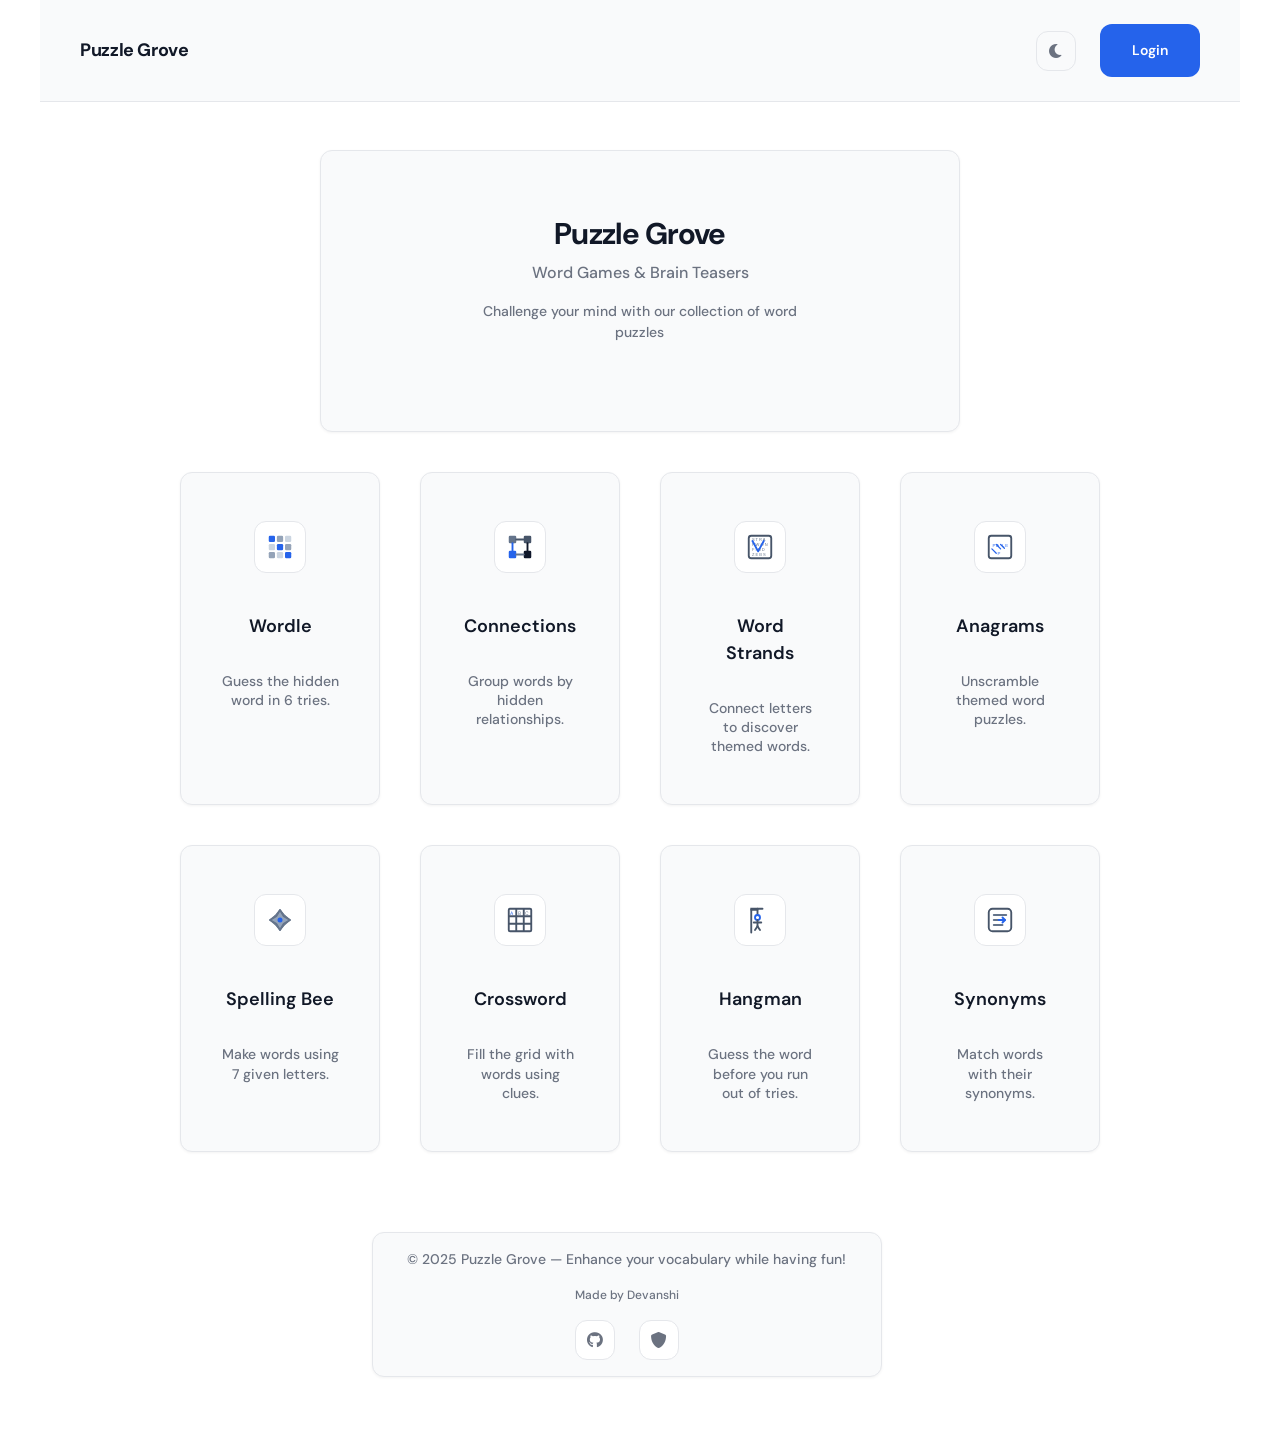
<file: index.html>
<!DOCTYPE html>
<html lang="en">
<head>
	<meta charset="UTF-8">
	<meta name="viewport" content="width=device-width, initial-scale=1.0">
	<title>Puzzle Grove - Word Games</title>
	<script>(function(){try{if(localStorage.getItem('puzzleGroveTheme')==='dark')document.documentElement.setAttribute('data-theme','dark');}catch(e){}})();</script>
	<link href="https://fonts.googleapis.com/css2?family=DM+Sans:ital,opsz,wght@0,9..40,400;0,9..40,500;0,9..40,600;0,9..40,700&family=Plus+Jakarta+Sans:wght@500;600;700&display=swap" rel="stylesheet">
	<link href="https://cdnjs.cloudflare.com/ajax/libs/font-awesome/6.0.0/css/all.min.css" rel="stylesheet">
	<link href="https://cdn.jsdelivr.net/npm/bootstrap@5.3.2/dist/css/bootstrap.min.css" rel="stylesheet" integrity="sha384-T3c6CoIi6uLrA9TneNEoa7RxnatzjcDSCmG1MXxSR1GAsXEV/Dwwykc2MPK8M2HN" crossorigin="anonymous">
	<link rel="stylesheet" href="index.css">
</head>
<body>
	<div class="animated-bg">
		<div></div>
		<div></div>
		<div></div>
	</div>
	<div id="layout-header-slot"></div>
	<main id="layout-main">
		<div class="container">
		<div class="header">
			<header class="page-header page-header--centered">
				<div class="page-header__inner">
					<div class="page-header__content">
						<h1 class="page-header__title">Puzzle Grove</h1>
						<p class="page-header__subtitle">Word Games & Brain Teasers</p>
						<p class="page-header__description">Challenge your mind with our collection of word puzzles</p>
					</div>
				</div>
			</header>
			<div id="userGreeting" class="user-greeting-bottom" style="display: none;">
				<span id="welcomeMessage">Welcome back, User!</span>
				<div class="streak-info" id="streakInfo">
					<i class="fas fa-fire"></i>
					<span id="streakCount">0</span> day streak
				</div>
			</div>
		</div>
		<div class="games-grid">
		<div class="game-card" onclick="location.href='wordle.html'">
			<div class="game-graphic">
				<svg viewBox="0 0 24 24" fill="none" xmlns="http://www.w3.org/2000/svg">
					<rect x="3" y="3" width="5" height="5" rx="1" fill="#2563EB"/>
					<rect x="9.5" y="3" width="5" height="5" rx="1" fill="#94a3b8"/>
					<rect x="16" y="3" width="5" height="5" rx="1" fill="#cbd5e1"/>
					<rect x="3" y="9.5" width="5" height="5" rx="1" fill="#cbd5e1"/>
					<rect x="9.5" y="9.5" width="5" height="5" rx="1" fill="#2563EB"/>
					<rect x="16" y="9.5" width="5" height="5" rx="1" fill="#94a3b8"/>
					<rect x="3" y="16" width="5" height="5" rx="1" fill="#94a3b8"/>
					<rect x="9.5" y="16" width="5" height="5" rx="1" fill="#cbd5e1"/>
					<rect x="16" y="16" width="5" height="5" rx="1" fill="#2563EB"/>
				</svg>
			</div>
			<div class="game-title">Wordle</div>
			<div class="game-desc">Guess the hidden word in 6 tries.</div>
		</div>
		<div class="game-card" onclick="location.href='connections.html'">
			<div class="game-graphic">
				<svg viewBox="0 0 24 24" fill="none" xmlns="http://www.w3.org/2000/svg">
					<rect x="3" y="3" width="6" height="6" rx="1" fill="#64748b"/>
					<rect x="15" y="3" width="6" height="6" rx="1" fill="#475569"/>
					<rect x="3" y="15" width="6" height="6" rx="1" fill="#2563EB"/>
					<rect x="15" y="15" width="6" height="6" rx="1" fill="#0f172a"/>
					<path d="M9 6H15" stroke="#475569" stroke-width="1.5" stroke-linecap="round"/>
					<path d="M6 9V15" stroke="#2563EB" stroke-width="1.5" stroke-linecap="round"/>
					<path d="M18 9V15" stroke="#0f172a" stroke-width="1.5" stroke-linecap="round"/>
					<path d="M9 18H15" stroke="#64748b" stroke-width="1.5" stroke-linecap="round"/>
				</svg>
			</div>
			<div class="game-title">Connections</div>
			<div class="game-desc">Group words by hidden relationships.</div>
		</div>
		<div class="game-card" onclick="location.href='wordsearch.html'">
			<div class="game-graphic">
				<svg viewBox="0 0 24 24" fill="none" xmlns="http://www.w3.org/2000/svg">
                    <rect x="3" y="3" width="18" height="18" rx="2" stroke="#475569" stroke-width="1.5"/>
                    <text x="5.5" y="7.5" font-family="sans-serif" font-size="3.2" fill="#64748b">S T R A</text>
                    <text x="5.5" y="11.5" font-family="sans-serif" font-size="3.2" fill="#64748b">P W O N</text>
                    <text x="5.5" y="15.5" font-family="sans-serif" font-size="3.2" fill="#64748b">F I N D</text>
                    <text x="5.5" y="19.5" font-family="sans-serif" font-size="3.2" fill="#64748b">Z E B S</text>
                    <path d="M6 7.2L10.5 15.5L15 7.2" stroke="#2563EB" stroke-width="1.5" stroke-linecap="round" stroke-linejoin="round"/>
                </svg>
			</div>
			<div class="game-title">Word Strands</div>
			<div class="game-desc">Connect letters to discover themed words.</div>
		</div>
		<div class="game-card" onclick="location.href='anagrams.html'">
			<div class="game-graphic">
				<svg viewBox="0 0 24 24" fill="none" xmlns="http://www.w3.org/2000/svg">
					<rect x="3" y="3" width="18" height="18" rx="2" stroke="#475569" stroke-width="1.5"/>
                    <text x="6" y="12" font-family="sans-serif" font-size="3.5" fill="#2563EB">P A</text>
                    <text x="13.5" y="12" font-family="sans-serif" font-size="3.5" fill="#2563EB">L E</text>
                    <text x="10" y="18" font-family="sans-serif" font-size="3.5" fill="#2563EB">P</text>
                    <path d="M5.5 13.5l3.5 3.5m0-7l3.5 3.5m0-3.5l3 3" stroke="#2563EB" stroke-width="1" stroke-linecap="round"/>
				</svg>
			</div>
			<div class="game-title">Anagrams</div>
			<div class="game-desc">Unscramble themed word puzzles.</div>
		</div>
		<div class="game-card" onclick="location.href='spellingbee.html'">
			<div class="game-graphic">
				<svg viewBox="0 0 24 24" fill="none" xmlns="http://www.w3.org/2000/svg">
					<path d="M12 4L9 7.5L7.5 9L4 12L7.5 15L9 16.5L12 20L15 16.5L16.5 15L20 12L16.5 9L15 7.5L12 4Z" fill="#94a3b8" stroke="#64748b" stroke-width="1"/>
					<circle cx="12" cy="12" r="2" fill="#2563EB"/>
					<path d="M12 4L15 9L20 12L15 15L12 20L9 15L4 12L9 9L12 4Z" stroke="#64748b" stroke-width="1.5" stroke-linejoin="round"/>
				</svg>
			</div>
			<div class="game-title">Spelling Bee</div>
			<div class="game-desc">Make words using 7 given letters.</div>
		</div>
		<div class="game-card" onclick="location.href='crossword.html'">
			<div class="game-graphic">
				<svg viewBox="0 0 24 24" fill="none" xmlns="http://www.w3.org/2000/svg">
					<rect x="3" y="3" width="18" height="18" rx="1" stroke="#475569" stroke-width="1.5"/>
					<line x1="9" y1="3" x2="9" y2="21" stroke="#475569" stroke-width="1.5"/>
					<line x1="15" y1="3" x2="15" y2="21" stroke="#475569" stroke-width="1.5"/>
					<line x1="3" y1="9" x2="21" y2="9" stroke="#475569" stroke-width="1.5"/>
					<line x1="3" y1="15" x2="21" y2="15" stroke="#475569" stroke-width="1.5"/>
					<text x="4" y="8" font-size="4" fill="#2563EB">A</text>
					<text x="10" y="8" font-size="4" fill="#64748b">B</text>
					<text x="16" y="8" font-size="4" fill="#64748b">C</text>
				</svg>
			</div>
			<div class="game-title">Crossword</div>
			<div class="game-desc">Fill the grid with words using clues.</div>
		</div>
		<div class="game-card" onclick="location.href='hangman.html'">
			<div class="game-graphic">
				<svg viewBox="0 0 24 24" fill="none" xmlns="http://www.w3.org/2000/svg">
					<path d="M5 22V3H14" stroke="#475569" stroke-width="1.5" stroke-linecap="round"/>
					<line x1="5" y1="3.75" x2="10" y2="3.75" stroke="#475569" stroke-width="1.5" stroke-linecap="round"/>
					<line x1="10" y1="3" x2="10" y2="8" stroke="#475569" stroke-width="1.5" stroke-linecap="round"/>
					<circle cx="10" cy="10" r="2" stroke="#2563EB" stroke-width="1.5"/>
					<path d="M10 12V17" stroke="#475569" stroke-width="1.5" stroke-linecap="round"/>
					<path d="M7 14L13 14" stroke="#475569" stroke-width="1.5" stroke-linecap="round"/>
					<path d="M10 17L8 20" stroke="#475569" stroke-width="1.5" stroke-linecap="round"/>
					<path d="M10 17L12 20" stroke="#475569" stroke-width="1.5" stroke-linecap="round"/>
				</svg>
			</div>
			<div class="game-title">Hangman</div>
			<div class="game-desc">Guess the word before you run out of tries.</div>
		</div>
		<div class="game-card" onclick="location.href='synonym.html'">
			<div class="game-graphic">
				<svg viewBox="0 0 24 24" fill="none" xmlns="http://www.w3.org/2000/svg">
					<path d="M7 8H17" stroke="#64748b" stroke-width="1.5" stroke-linecap="round"/>
					<path d="M7 12H11" stroke="#64748b" stroke-width="1.5" stroke-linecap="round"/>
					<path d="M7 16H14" stroke="#64748b" stroke-width="1.5" stroke-linecap="round"/>
					<rect x="3" y="3" width="18" height="18" rx="3" stroke="#475569" stroke-width="1.5"/>
					<path d="M14 14L16 12L14 10" stroke="#2563EB" stroke-width="1.5" stroke-linecap="round" stroke-linejoin="round"/>
					<path d="M16 12H11" stroke="#2563EB" stroke-width="1.5" stroke-linecap="round"/>
				</svg>
			</div>
			<div class="game-title">Synonyms</div>
			<div class="game-desc">Match words with their synonyms.</div>
		</div>
		</div>
		</div>
	</main>
	<div id="layout-footer-slot"></div>

	<script src="database.js"></script>
	<script src="theme-toggle.js"></script>
	<script src="layout/layout.js"></script>
	<script src="layout/layout-auth.js"></script>
	<script src="init-database.js"></script>
	<script src="clear-local-stats.js"></script>
	<script>
		// Authentication functionality
		class AuthManager {
			constructor() {
				this.currentUser = null;
				this.init();
			}

			init() {
				this.currentUser = window.safeParseJSON && window.safeParseJSON(localStorage.getItem('puzzleGroveUser'), null);
				if (this.currentUser && typeof this.currentUser.username === 'string') {
					this.updateLoginStreak();
					this.updateUI();
				} else {
					this.currentUser = null;
					this.updateUI();
				}

				// Setup event listeners
				document.getElementById('loginBtn').addEventListener('click', () => {
					window.location.href = 'login.html';
				});

				document.getElementById('logoutBtn').addEventListener('click', () => {
					this.logout();
				});
			}

			updateLoginStreak() {
				if (!this.currentUser) return;

				const today = new Date().toDateString();
				const lastLogin = this.currentUser.lastLogin;

				if (lastLogin !== today) {
					const yesterday = new Date();
					yesterday.setDate(yesterday.getDate() - 1);

					if (lastLogin === yesterday.toDateString()) {
						// Consecutive day - increment streak
						this.currentUser.streak++;
					} else if (lastLogin !== today) {
						// Break in streak - reset to 1
						this.currentUser.streak = 1;
					}

					this.currentUser.lastLogin = today;
					localStorage.setItem('puzzleGroveUser', JSON.stringify(this.currentUser));
				}
			}

			updateUI() {
				if (this.currentUser) {
					document.getElementById('loginBtn').style.display = 'none';
					document.getElementById('logoutBtn').style.display = 'block';
					document.getElementById('userGreeting').style.display = 'block';
					document.getElementById('welcomeMessage').textContent = `Welcome back, ${this.currentUser.username}!`;
					document.getElementById('streakCount').textContent = this.currentUser.streak;
				} else {
					document.getElementById('loginBtn').style.display = 'block';
					document.getElementById('logoutBtn').style.display = 'none';
					document.getElementById('userGreeting').style.display = 'none';
				}
			}

			logout() {
				localStorage.removeItem('puzzleGroveUser');
				this.currentUser = null;
				this.updateUI();
			}
		}

		// Initialize authentication
		const auth = new AuthManager();
	</script>
	<script src="https://cdn.jsdelivr.net/npm/bootstrap@5.3.2/dist/js/bootstrap.bundle.min.js" integrity="sha384-C6RzsynM9kWDrMNeT87bh95OGNyZPhcTNXj1NW7RuBCsyN/o0jlpcV8Qyq46cDfL" crossorigin="anonymous"></script>
</body>
</html>
</file>
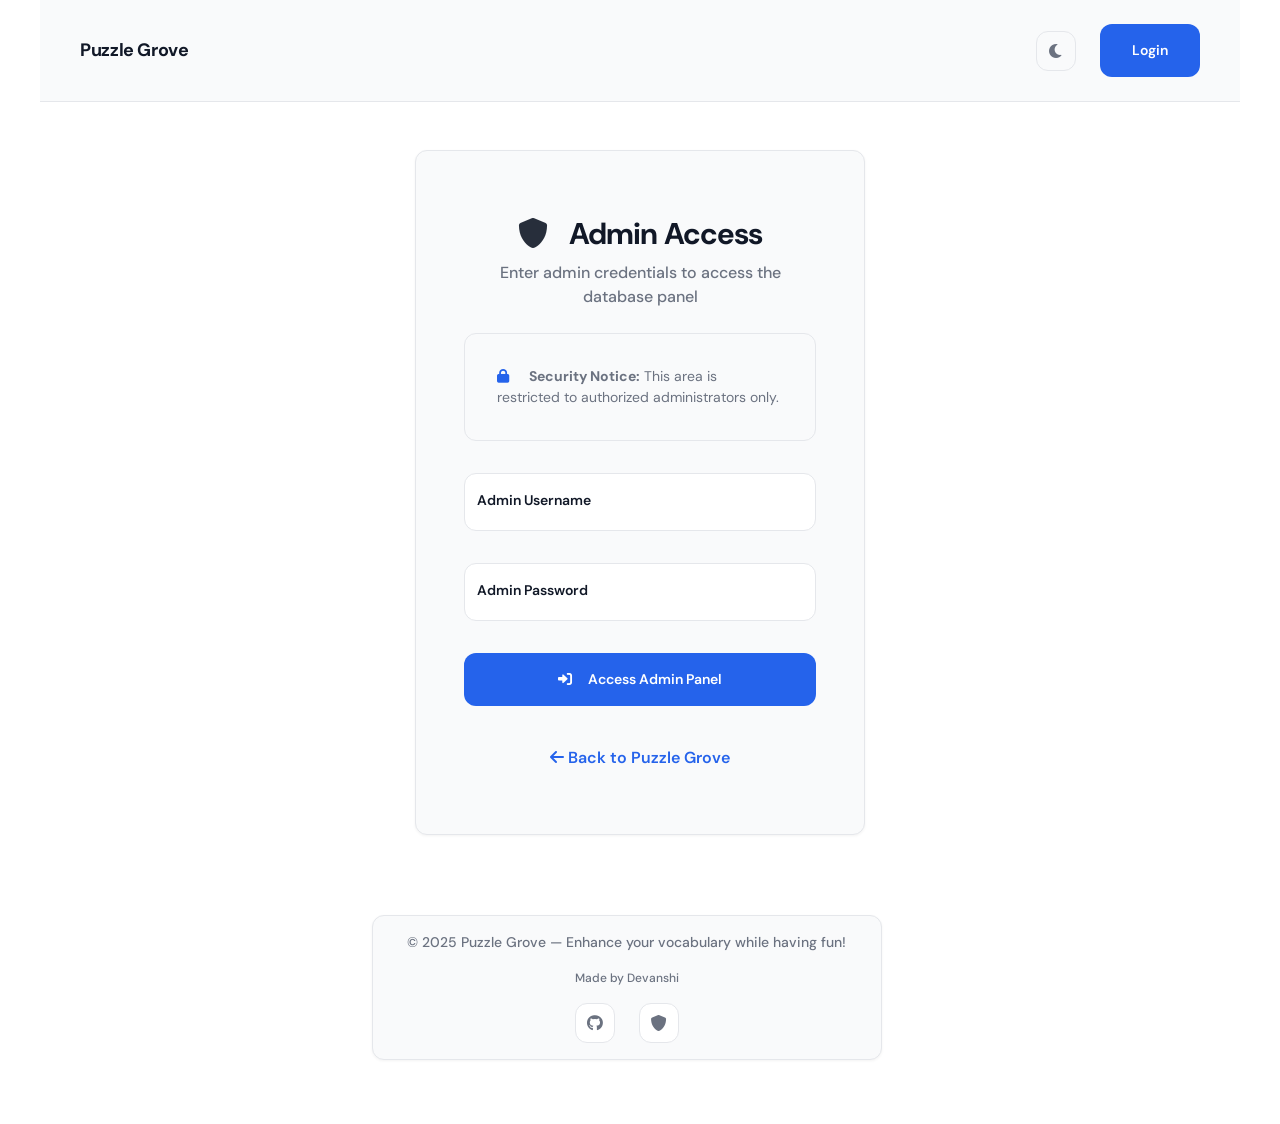
<file: admin-login.html>
<!DOCTYPE html>
<html lang="en">
<head>
    <meta charset="UTF-8">
    <meta name="viewport" content="width=device-width, initial-scale=1.0">
    <title>Admin Login - Puzzle Grove</title>
    <script>(function(){try{if(localStorage.getItem('puzzleGroveTheme')==='dark')document.documentElement.setAttribute('data-theme','dark');}catch(e){}})();</script>
    <link href="https://fonts.googleapis.com/css2?family=DM+Sans:ital,opsz,wght@0,9..40,400;0,9..40,500;0,9..40,600;0,9..40,700&family=Plus+Jakarta+Sans:wght@500;600;700&display=swap" rel="stylesheet">
    <link href="https://cdnjs.cloudflare.com/ajax/libs/font-awesome/6.0.0/css/all.min.css" rel="stylesheet">
    <link href="https://cdn.jsdelivr.net/npm/bootstrap@5.3.2/dist/css/bootstrap.min.css" rel="stylesheet" integrity="sha384-T3c6CoIi6uLrA9TneNEoa7RxnatzjcDSCmG1MXxSR1GAsXEV/Dwwykc2MPK8M2HN" crossorigin="anonymous">
    <link rel="stylesheet" href="index.css">
    <style>
        .form-floating { margin-bottom: var(--space-4); }
        .back-link { text-align: center; margin-top: var(--space-5); }
        .back-link a { color: var(--accent); text-decoration: none; font-weight: 600; }
        .back-link a:hover { color: var(--accent-hover); text-decoration: underline; }
        .security-note { background: var(--card-bg); border: 1px solid var(--border); border-radius: var(--radius-md); padding: var(--space-4); margin-bottom: var(--space-4); font-size: var(--text-sm); color: var(--secondary-text); }
        .security-note i { color: var(--accent); margin-right: var(--space-2); }
    </style>
</head>
<body>
    <div id="layout-header-slot"></div>
    <main id="layout-main">
    <div class="container">
    <div class="admin-login-container card">
        <header class="page-header page-header--centered">
            <div class="page-header__inner">
                <div class="page-header__content">
                    <h1 class="page-header__title"><i class="fas fa-shield-alt"></i> Admin Access</h1>
                    <p class="page-header__subtitle">Enter admin credentials to access the database panel</p>
                </div>
            </div>
        </header>

        <div class="security-note">
            <i class="fas fa-lock"></i>
            <strong>Security Notice:</strong> This area is restricted to authorized administrators only.
        </div>

        <form id="adminLoginForm">
            <div class="form-floating form-group">
                <label for="adminUsername">Admin Username</label>
                <input type="text" class="input form-control" id="adminUsername" placeholder="Admin Username" required>
            </div>

            <div class="form-floating form-group">
                <label for="adminPassword">Admin Password</label>
                <input type="password" class="input form-control" id="adminPassword" placeholder="Admin Password" required>
            </div>

            <button type="submit" class="btn btn-primary btn-block" id="loginBtn">
                <i class="fas fa-sign-in-alt"></i> Access Admin Panel
            </button>
        </form>

        <div class="back-link">
            <a href="index.html">
                <i class="fas fa-arrow-left"></i> Back to Puzzle Grove
            </a>
        </div>

        <div id="errorMessage" class="alert alert-danger" style="display: none;"></div>
        <div id="successMessage" class="alert alert-success" style="display: none;"></div>
    </div>
    </div>
    </main>
    <div id="layout-footer-slot"></div>

    <script src="database.js"></script>
    <script src="theme-toggle.js"></script>
    <script src="layout/layout.js"></script>
    <script src="layout/layout-auth.js"></script>
    <script>
        class AdminLoginManager {
            constructor() {
                // Admin credentials (in production, these should be server-side)
                this.adminCredentials = {
                    username: 'admin',
                    password: 'puzzlegrove2024'
                };
                this.init();
            }

            init() {
                const form = document.getElementById('adminLoginForm');
                form.addEventListener('submit', (e) => {
                    this.handleLogin(e);
                });

                // Real-time validation
                document.getElementById('adminUsername').addEventListener('blur', () => {
                    this.validateUsername();
                });

                document.getElementById('adminPassword').addEventListener('blur', () => {
                    this.validatePassword();
                });
            }

            handleLogin(e) {
                e.preventDefault();
                
                const username = document.getElementById('adminUsername').value.trim();
                const password = document.getElementById('adminPassword').value;
                
                this.clearMessages();
                
                // Validate form
                if (!this.validateForm()) {
                    return;
                }
                
                // Check admin credentials
                if (username === this.adminCredentials.username && password === this.adminCredentials.password) {
                    this.loginSuccess();
                } else {
                    this.showError('Invalid admin credentials. Access denied.');
                }
            }

            validateForm() {
                const username = document.getElementById('adminUsername');
                const password = document.getElementById('adminPassword');
                let isValid = true;

                if (!this.validateUsername()) {
                    isValid = false;
                }

                if (!this.validatePassword()) {
                    isValid = false;
                }

                return isValid;
            }

            validateUsername() {
                const username = document.getElementById('adminUsername');
                const value = username.value.trim();
                
                if (value.length === 0) {
                    username.classList.remove('is-valid');
                    username.classList.add('is-invalid');
                    return false;
                } else {
                    username.classList.remove('is-invalid');
                    username.classList.add('is-valid');
                    return true;
                }
            }

            validatePassword() {
                const password = document.getElementById('adminPassword');
                const value = password.value;
                
                if (value.length === 0) {
                    password.classList.remove('is-valid');
                    password.classList.add('is-invalid');
                    return false;
                } else {
                    password.classList.remove('is-invalid');
                    password.classList.add('is-valid');
                    return true;
                }
            }

            loginSuccess() {
                // Create admin session
                const adminSession = {
                    isAdmin: true,
                    username: 'admin',
                    loginTime: new Date().toISOString(),
                    sessionId: 'admin_' + Date.now()
                };
                
                // Store admin session
                sessionStorage.setItem('puzzleGroveAdmin', JSON.stringify(adminSession));
                
                // Show success message
                this.showSuccess('Admin access granted. Redirecting...');
                
                // Redirect to admin panel
                setTimeout(() => {
                    window.location.href = 'admin.html';
                }, 1500);
            }

            showError(message) {
                const errorDiv = document.getElementById('errorMessage');
                errorDiv.textContent = message;
                errorDiv.style.display = 'block';
                
                // Hide after 5 seconds
                setTimeout(() => {
                    errorDiv.style.display = 'none';
                }, 5000);
            }

            showSuccess(message) {
                const successDiv = document.getElementById('successMessage');
                successDiv.textContent = message;
                successDiv.style.display = 'block';
            }

            clearMessages() {
                document.getElementById('errorMessage').style.display = 'none';
                document.getElementById('successMessage').style.display = 'none';
            }
        }

        // Initialize admin login manager
        new AdminLoginManager();
    </script>
</body>
</html>
</file>
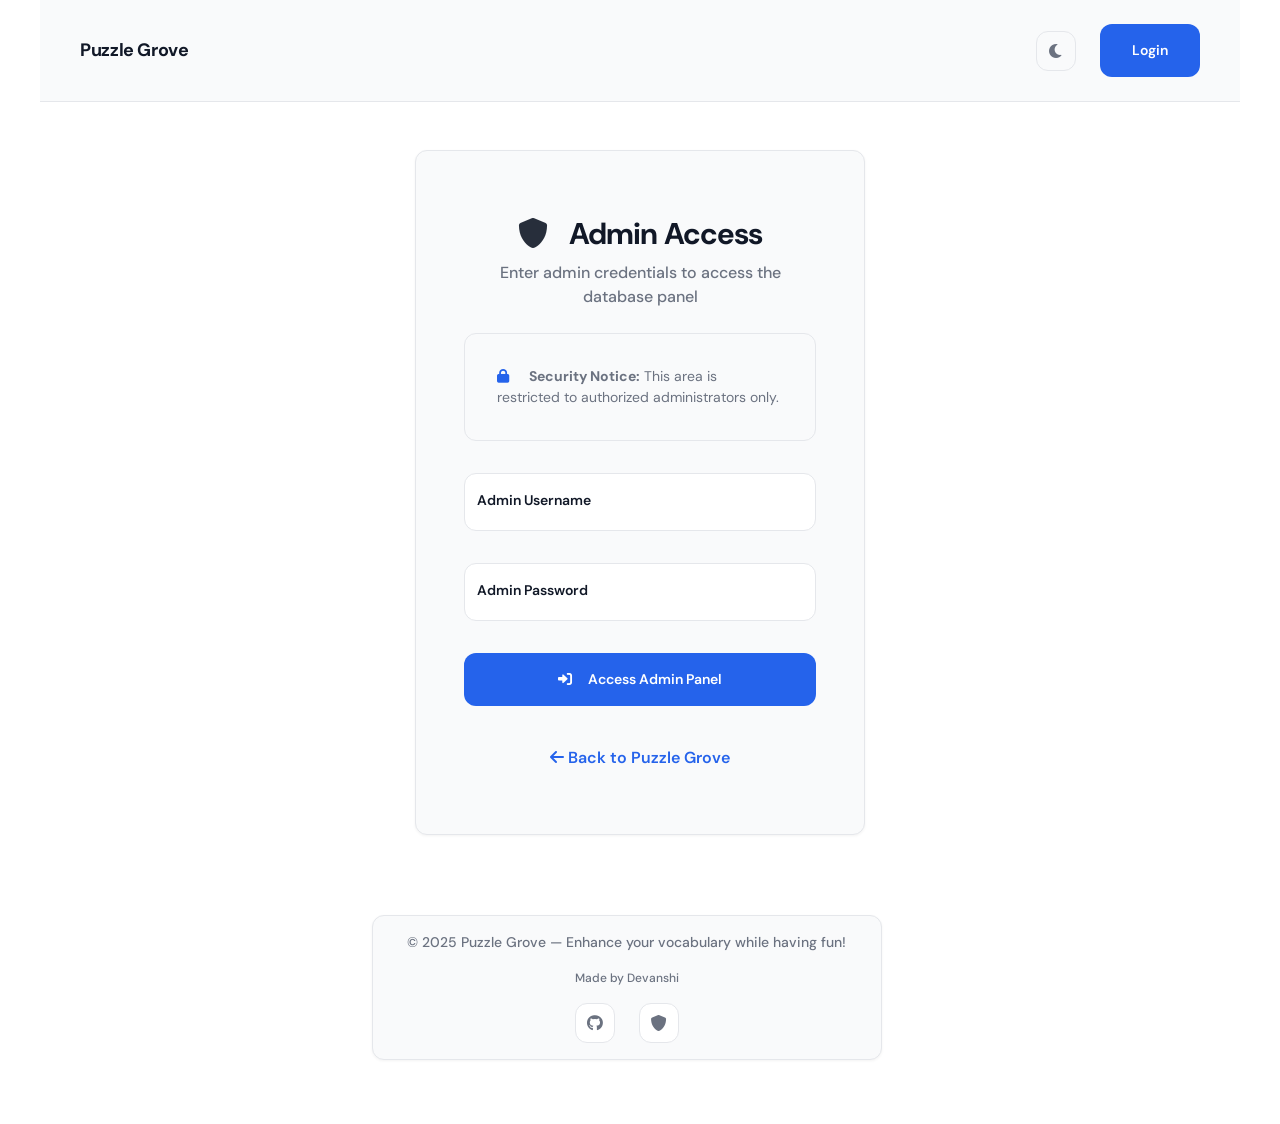
<file: admin.html>
<!DOCTYPE html>
<html lang="en">
<head>
    <meta charset="UTF-8">
    <meta name="viewport" content="width=device-width, initial-scale=1.0">
    <title>Database Admin - Puzzle Grove</title>
    <script>(function(){try{if(localStorage.getItem('puzzleGroveTheme')==='dark')document.documentElement.setAttribute('data-theme','dark');}catch(e){}})();</script>
    <link href="https://fonts.googleapis.com/css2?family=DM+Sans:ital,opsz,wght@0,9..40,400;0,9..40,500;0,9..40,600;0,9..40,700&family=Plus+Jakarta+Sans:wght@500;600;700&display=swap" rel="stylesheet">
    <link href="https://cdnjs.cloudflare.com/ajax/libs/font-awesome/6.0.0/css/all.min.css" rel="stylesheet">
    <link href="https://cdn.jsdelivr.net/npm/bootstrap@5.3.2/dist/css/bootstrap.min.css" rel="stylesheet" integrity="sha384-T3c6CoIi6uLrA9TneNEoa7RxnatzjcDSCmG1MXxSR1GAsXEV/Dwwykc2MPK8M2HN" crossorigin="anonymous">
    <link rel="stylesheet" href="index.css">
    <style>
        body {
            font-family: 'DM Sans', 'Plus Jakarta Sans', system-ui, sans-serif;
            background: var(--bg);
            min-height: 100vh;
            padding: 20px;
            color: var(--primary-text);
        }
        .admin-container.container {
            background: var(--card-bg);
            border-radius: var(--radius-lg);
            box-shadow: var(--shadow-card);
            border: 1px solid var(--border);
            overflow: hidden;
        }
        .admin-content { padding: var(--space-5); }
        .stats-grid {
            display: grid;
            grid-template-columns: repeat(auto-fit, minmax(250px, 1fr));
            gap: 20px;
            margin-bottom: 30px;
        }
        .stat-card {
            background: var(--card-bg);
            border-radius: var(--radius-lg);
            padding: var(--space-5);
            box-shadow: var(--shadow-card);
            border: 1px solid var(--border);
            text-align: center;
        }
        .stat-number { font-size: var(--text-xl); font-weight: 700; color: var(--primary-text); }
        .stat-label { font-size: var(--text-sm); font-weight: 500; color: var(--secondary-text); margin-top: var(--space-1); }
        .action-buttons { display: flex; gap: var(--space-3); flex-wrap: wrap; margin-bottom: var(--space-6); }
        .users-table {
            background: var(--card-bg);
            border-radius: var(--radius-md);
            overflow: hidden;
            border: 1px solid var(--border);
        }
        .table { margin: 0; }
        .table th {
            background: var(--card-bg);
            border: none;
            font-weight: 600;
            color: var(--primary-text);
        }
        .table td {
            border: none;
            border-bottom: 1px solid var(--border);
        }
    </style>
</head>
<body>
    <div id="layout-header-slot"></div>
    <main id="layout-main">
    <div class="admin-container container">
        <header class="page-header">
            <div class="page-header__inner">
                <div class="page-header__content">
                    <h1 class="page-header__title"><i class="fas fa-database"></i> Puzzle Grove Database Admin</h1>
                    <p class="page-header__subtitle">Manage users and game data</p>
                </div>
                <div class="page-header__actions">
                    <span class="badge">
                        <i class="fas fa-user-shield"></i> Admin Session Active
                    </span>
                </div>
            </div>
        </header>
        
        <div class="admin-content">
            <div class="stats-grid">
                <div class="stat-card">
                    <div class="stat-number" id="totalUsers">0</div>
                    <div class="stat-label">Total Users</div>
                </div>
                <div class="stat-card">
                    <div class="stat-number" id="totalGames">0</div>
                    <div class="stat-label">Total Games Played</div>
                </div>
                <div class="stat-card">
                    <div class="stat-number" id="totalScore">0</div>
                    <div class="stat-label">Total Score</div>
                </div>
                <div class="stat-card">
                    <div class="stat-number" id="activeUsers">0</div>
                    <div class="stat-label">Active Users</div>
                </div>
            </div>
            
            <div class="action-buttons">
                <button class="btn btn-primary" onclick="loadUsers()">
                    <i class="fas fa-refresh"></i> Refresh Data
                </button>
                <button class="btn btn-success" onclick="exportData()">
                    <i class="fas fa-download"></i> Export All Data
                </button>
                <button class="btn btn-warning" onclick="clearAllData()">
                    <i class="fas fa-trash"></i> Clear All Data
                </button>
                <button class="btn btn-info" onclick="createTestUser()">
                    <i class="fas fa-user-plus"></i> Create Test User
                </button>
                <button class="btn btn-secondary" onclick="adminLogout()">
                    <i class="fas fa-sign-out-alt"></i> Logout
                </button>
            </div>
            
            <div class="users-table">
                <table class="table">
                    <thead>
                        <tr>
                            <th>Username</th>
                            <th>Email</th>
                            <th>Registered</th>
                            <th>Last Login</th>
                            <th>Games Played</th>
                            <th>Total Score</th>
                            <th>Actions</th>
                        </tr>
                    </thead>
                    <tbody id="usersTableBody">
                        <!-- Users will be loaded here -->
                    </tbody>
                </table>
            </div>
        </div>
    </div>

    <!-- User Stats Modal -->
    <div class="modal fade" id="userStatsModal" tabindex="-1" aria-labelledby="userStatsModalLabel" aria-hidden="true">
        <div class="modal-dialog modal-lg">
            <div class="modal-content">
                <div class="modal-header">
                    <h5 class="modal-title" id="userStatsModalLabel">User Statistics</h5>
                    <button type="button" class="btn-close" data-bs-dismiss="modal" aria-label="Close"></button>
                </div>
                <div class="modal-body" id="userStatsContent">
                    <!-- Stats content will be loaded here -->
                </div>
                <div class="modal-footer">
                    <button type="button" class="btn btn-secondary" data-bs-dismiss="modal">Close</button>
                </div>
            </div>
        </div>
    </div>
    </main>
    <div id="layout-footer-slot"></div>

    <script src="database.js"></script>
    <script src="theme-toggle.js"></script>
    <script src="layout/layout.js"></script>
    <script src="layout/layout-auth.js"></script>
    <script src="https://cdn.jsdelivr.net/npm/bootstrap@5.3.2/dist/js/bootstrap.bundle.min.js" integrity="sha384-C6RzsynM9kWDrMNeT87bh95OGNyZPhcTNXj1NW7RuBCsyN/o0jlpcV8Qyq46cDfL" crossorigin="anonymous"></script>
    <script>
        let allUsers = [];
        let allStats = [];

        // Check admin authentication
        function checkAdminAuth() {
            const adminSession = sessionStorage.getItem('puzzleGroveAdmin');
            if (!adminSession) {
                // Redirect to admin login
                window.location.href = 'admin-login.html';
                return false;
            }
            
            try {
                const session = window.safeParseJSON ? window.safeParseJSON(adminSession, null) : JSON.parse(adminSession);
                if (!session || !session.isAdmin || !session.username) {
                    window.location.href = 'admin-login.html';
                    return false;
                }
                
                // Check if session is not too old (24 hours)
                const loginTime = new Date(session.loginTime);
                const now = new Date();
                const hoursDiff = (now - loginTime) / (1000 * 60 * 60);
                
                if (hoursDiff > 24) {
                    sessionStorage.removeItem('puzzleGroveAdmin');
                    window.location.href = 'admin-login.html';
                    return false;
                }
                
                return true;
            } catch (error) {
                sessionStorage.removeItem('puzzleGroveAdmin');
                window.location.href = 'admin-login.html';
                return false;
            }
        }

        // Initialize admin panel
        document.addEventListener('DOMContentLoaded', async function() {
            // Check authentication first
            if (!checkAdminAuth()) {
                return;
            }
            
            await window.dbManager.init();
            await loadUsers();
        });

        // Load all users and display them
        async function loadUsers() {
            try {
                // Get all users from the database
                const transaction = window.dbManager.db.transaction(['users'], 'readonly');
                const store = transaction.objectStore('users');
                const request = store.getAll();

                request.onsuccess = async () => {
                    allUsers = request.result;
                    allStats = [];

                    // Get stats for each user
                    for (const user of allUsers) {
                        try {
                            const stats = await window.dbManager.getUserStats(user.username);
                            allStats.push(stats);
                        } catch (error) {
                            // Create empty stats structure
                            allStats.push({
                                userId: user.username,
                                username: user.username,
                                totalGamesPlayed: 0,
                                totalGamesWon: 0,
                                currentStreak: 0,
                                maxStreak: 0,
                                totalScore: 0,
                                gameStats: {
                                    wordle: { gamesPlayed: 0, gamesWon: 0, currentStreak: 0, maxStreak: 0 },
                                    connections: { gamesPlayed: 0, gamesWon: 0, currentStreak: 0, maxStreak: 0 },
                                    wordsearch: { gamesPlayed: 0, gamesWon: 0, currentStreak: 0, maxStreak: 0 },
                                    anagrams: { gamesPlayed: 0, gamesWon: 0, currentStreak: 0, maxStreak: 0 },
                                    spellingbee: { gamesPlayed: 0, gamesWon: 0, currentStreak: 0, maxStreak: 0 },
                                    crossword: { gamesPlayed: 0, gamesWon: 0, currentStreak: 0, maxStreak: 0 },
                                    hangman: { gamesPlayed: 0, gamesWon: 0, currentStreak: 0, maxStreak: 0 },
                                    synonym: { gamesPlayed: 0, gamesWon: 0, currentStreak: 0, maxStreak: 0 }
                                }
                            });
                        }
                    }

                    displayUsers();
                    updateStats();
                };

                request.onerror = () => {
                    console.error('Error loading users');
                };
            } catch (error) {
                console.error('Error loading users:', error);
            }
        }

        // Display users in the table
        function displayUsers() {
            const tbody = document.getElementById('usersTableBody');
            tbody.innerHTML = '';

            allUsers.forEach((user, index) => {
                const stats = allStats[index];
                const row = document.createElement('tr');
                
                row.innerHTML = `
                    <td>${user.username}</td>
                    <td>${user.email}</td>
                    <td>${new Date(user.registeredAt).toLocaleDateString()}</td>
                    <td>${user.lastLogin ? new Date(user.lastLogin).toLocaleDateString() : 'Never'}</td>
                    <td>${stats ? stats.totalGamesPlayed : 0}</td>
                    <td>${stats ? stats.totalScore : 0}</td>
                    <td>
                        <button class="btn btn-sm btn-outline-primary" onclick="viewUserStats('${user.username}')">
                            <i class="fas fa-chart-bar"></i> Stats
                        </button>
                        <button class="btn btn-sm btn-outline-warning" onclick="resetUserStats('${user.username}')">
                            <i class="fas fa-undo"></i> Reset
                        </button>
                        <button class="btn btn-sm btn-outline-danger" onclick="deleteUser(${user.id})">
                            <i class="fas fa-trash"></i> Delete
                        </button>
                    </td>
                `;
                
                tbody.appendChild(row);
            });
        }

        // Update statistics
        function updateStats() {
            document.getElementById('totalUsers').textContent = allUsers.length;
            
            const totalGames = allStats.reduce((sum, stats) => sum + (stats ? stats.totalGamesPlayed : 0), 0);
            document.getElementById('totalGames').textContent = totalGames;
            
            const totalScore = allStats.reduce((sum, stats) => sum + (stats ? stats.totalScore : 0), 0);
            document.getElementById('totalScore').textContent = totalScore;
            
            const activeUsers = allUsers.filter(user => user.lastLogin && 
                new Date(user.lastLogin) > new Date(Date.now() - 7 * 24 * 60 * 60 * 1000)).length;
            document.getElementById('activeUsers').textContent = activeUsers;
        }

        // View user statistics
        async function viewUserStats(username) {
            try {
                const stats = await window.dbManager.getUserStats(username);
                if (!stats) {
                    alert('No statistics found for this user');
                    return;
                }

                // Update modal title
                document.getElementById('userStatsModalLabel').textContent = `Statistics for ${username}`;

                // Create detailed stats HTML
                let statsHTML = `
                    <div class="row">
                        <div class="col-md-6">
                            <div class="card mb-3">
                                <div class="card-header bg-primary text-white">
                                    <h6 class="mb-0"><i class="fas fa-chart-line"></i> Overall Statistics</h6>
                                </div>
                                <div class="card-body">
                                    <div class="row">
                                        <div class="col-6">
                                            <div class="stat-item">
                                                <strong>Games Played:</strong><br>
                                                <span class="text-primary fs-4">${stats.totalGamesPlayed || 0}</span>
                                            </div>
                                        </div>
                                        <div class="col-6">
                                            <div class="stat-item">
                                                <strong>Games Won:</strong><br>
                                                <span class="text-success fs-4">${stats.totalGamesWon || 0}</span>
                                            </div>
                                        </div>
                                    </div>
                                    <hr>
                                    <div class="row">
                                        <div class="col-6">
                                            <div class="stat-item">
                                                <strong>Win Rate:</strong><br>
                                                <span class="text-info fs-4">${stats.totalGamesPlayed > 0 ? Math.round((stats.totalGamesWon / stats.totalGamesPlayed) * 100) : 0}%</span>
                                            </div>
                                        </div>
                                        <div class="col-6">
                                            <div class="stat-item">
                                                <strong>Total Score:</strong><br>
                                                <span class="text-warning fs-4">${stats.totalScore || 0}</span>
                                            </div>
                                        </div>
                                    </div>
                                    <hr>
                                    <div class="row">
                                        <div class="col-6">
                                            <div class="stat-item">
                                                <strong>Current Streak:</strong><br>
                                                <span class="text-primary fs-4">${stats.currentStreak || 0}</span>
                                            </div>
                                        </div>
                                        <div class="col-6">
                                            <div class="stat-item">
                                                <strong>Max Streak:</strong><br>
                                                <span class="text-success fs-4">${stats.maxStreak || 0}</span>
                                            </div>
                                        </div>
                                    </div>
                                </div>
                            </div>
                        </div>
                        <div class="col-md-6">
                            <div class="card mb-3">
                                <div class="card-header bg-info text-white">
                                    <h6 class="mb-0"><i class="fas fa-gamepad"></i> Game-Specific Stats</h6>
                                </div>
                                <div class="card-body" style="max-height: 300px; overflow-y: auto;">
                `;

                if (stats.gameStats) {
                    Object.keys(stats.gameStats).forEach(game => {
                        const gameStats = stats.gameStats[game];
                        const gameName = game.charAt(0).toUpperCase() + game.slice(1);
                        const winRate = gameStats.gamesPlayed > 0 ? Math.round((gameStats.gamesWon / gameStats.gamesPlayed) * 100) : 0;
                        
                        statsHTML += `
                            <div class="game-stats mb-2 p-2 border rounded">
                                <strong>${gameName}</strong>
                                <div class="row text-sm">
                                    <div class="col-6">Played: ${gameStats.gamesPlayed || 0}</div>
                                    <div class="col-6">Won: ${gameStats.gamesWon || 0}</div>
                                    <div class="col-6">Win Rate: ${winRate}%</div>
                                    <div class="col-6">Streak: ${gameStats.currentStreak || 0}</div>
                                </div>
                            </div>
                        `;
                    });
                }

                statsHTML += `
                                </div>
                            </div>
                        </div>
                    </div>
                    <div class="row">
                        <div class="col-12">
                            <div class="card">
                                <div class="card-header bg-secondary text-white">
                                    <h6 class="mb-0"><i class="fas fa-info-circle"></i> Account Information</h6>
                                </div>
                                <div class="card-body">
                                    <div class="row">
                                        <div class="col-md-6">
                                            <strong>Account Created:</strong><br>
                                            <span class="text-muted">${stats.createdAt ? new Date(stats.createdAt).toLocaleDateString() : 'Unknown'}</span>
                                        </div>
                                        <div class="col-md-6">
                                            <strong>Last Updated:</strong><br>
                                            <span class="text-muted">${stats.lastUpdated ? new Date(stats.lastUpdated).toLocaleDateString() : 'Never'}</span>
                                        </div>
                                    </div>
                                </div>
                            </div>
                        </div>
                    </div>
                `;

                // Update modal content
                document.getElementById('userStatsContent').innerHTML = statsHTML;

                // Show modal
                const modal = new bootstrap.Modal(document.getElementById('userStatsModal'));
                modal.show();

            } catch (error) {
                console.error('Error loading user stats:', error);
                alert('Error loading user statistics');
            }
        }

        // Delete user
        async function deleteUser(userId) {
            if (confirm('Are you sure you want to delete this user? This action cannot be undone.')) {
                try {
                    const transaction = window.dbManager.db.transaction(['users', 'userStats', 'gameProgress'], 'readwrite');
                    
                    // Delete from users
                    const usersStore = transaction.objectStore('users');
                    usersStore.delete(userId);
                    
                    // Delete from userStats
                    const statsStore = transaction.objectStore('userStats');
                    const statsRequest = statsStore.index('username');
                    const user = allUsers.find(u => u.id === userId);
                    if (user) {
                        const statsQuery = statsRequest.get(user.username);
                        statsQuery.onsuccess = () => {
                            if (statsQuery.result) {
                                statsStore.delete(statsQuery.result.userId);
                            }
                        };
                    }
                    
                    // Delete from gameProgress
                    const progressStore = transaction.objectStore('gameProgress');
                    const progressRequest = progressStore.index('userId');
                    if (user) {
                        const progressQuery = progressRequest.getAll(user.username);
                        progressQuery.onsuccess = () => {
                            progressQuery.result.forEach(progress => {
                                progressStore.delete(progress.id);
                            });
                        };
                    }
                    
                    transaction.oncomplete = () => {
                        alert('User deleted successfully');
                        loadUsers();
                    };
                } catch (error) {
                    alert('Error deleting user');
                }
            }
        }

        // Export all data
        async function exportData() {
            try {
                const exportData = {
                    users: allUsers,
                    stats: allStats,
                    exportDate: new Date().toISOString()
                };
                
                const dataStr = JSON.stringify(exportData, null, 2);
                const dataBlob = new Blob([dataStr], {type: 'application/json'});
                const url = URL.createObjectURL(dataBlob);
                const link = document.createElement('a');
                link.href = url;
                link.download = `puzzlegrove-export-${new Date().toISOString().split('T')[0]}.json`;
                link.click();
                URL.revokeObjectURL(url);
            } catch (error) {
                alert('Error exporting data');
            }
        }

        // Clear all data
        async function clearAllData() {
            if (confirm('Are you sure you want to clear ALL data? This action cannot be undone.')) {
                try {
                    await window.dbManager.clearAllData();
                    alert('All data cleared successfully');
                    loadUsers();
                } catch (error) {
                    alert('Error clearing data');
                }
            }
        }

        // Create test user
        async function createTestUser() {
            const testUser = {
                username: 'testuser' + Date.now(),
                email: 'test' + Date.now() + '@example.com',
                password: 'test123',
                fullName: 'Test User'
            };
            
            try {
                await window.dbManager.registerUser(testUser);
                alert('Test user created successfully');
                loadUsers();
            } catch (error) {
                alert('Error creating test user: ' + error.message);
            }
        }

        // Reset user stats function
        async function resetUserStats(username) {
            if (confirm(`Are you sure you want to reset all statistics for ${username}? This action cannot be undone.`)) {
                try {
                    await window.dbManager.resetUserStats(username);
                    alert(`Statistics for ${username} have been reset successfully.`);
                    loadUsers(); // Refresh the user list
                } catch (error) {
                    alert('Error resetting user statistics: ' + error.message);
                }
            }
        }

        // Admin logout function
        function adminLogout() {
            if (confirm('Are you sure you want to logout from admin panel?')) {
                sessionStorage.removeItem('puzzleGroveAdmin');
                window.location.href = 'admin-login.html';
            }
        }
    </script>
</body>
</html>
</file>
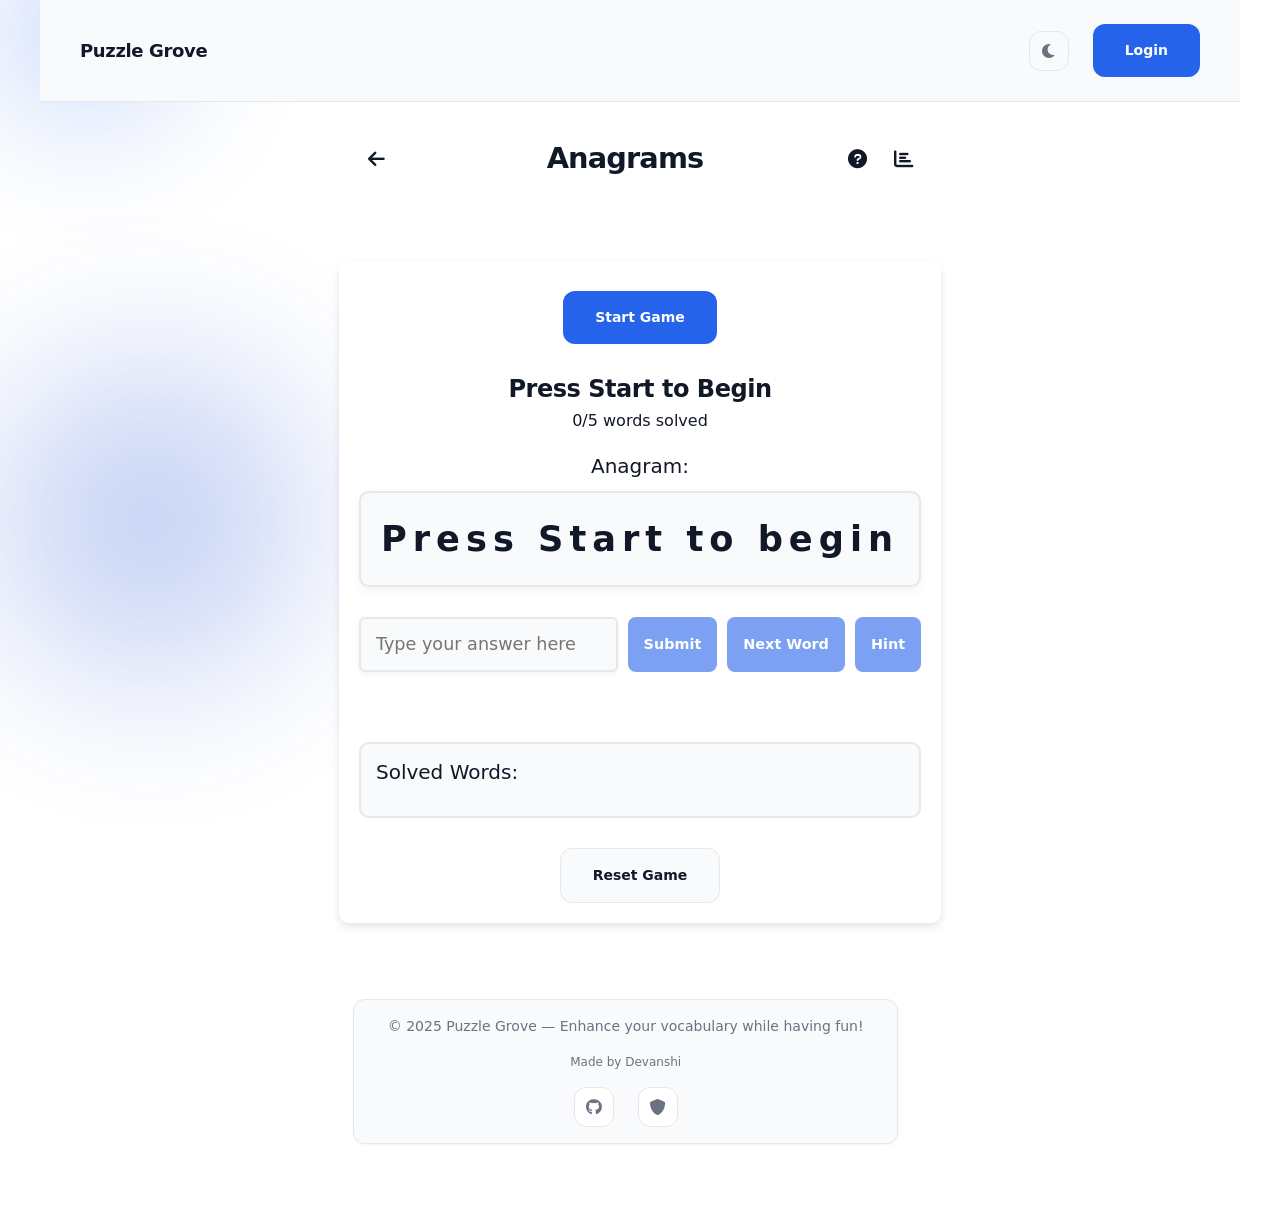
<file: anagrams.html>
<!DOCTYPE html>
<html lang="en">
<head>
    <meta charset="UTF-8">
    <meta name="viewport" content="width=device-width, initial-scale=1.0">
    <title>Anagrams - Puzzle Grove</title>
    <script>(function(){try{if(localStorage.getItem('puzzleGroveTheme')==='dark')document.documentElement.setAttribute('data-theme','dark');}catch(e){}})();</script>
    <link href="https://cdnjs.cloudflare.com/ajax/libs/font-awesome/6.0.0/css/all.min.css" rel="stylesheet">
    <link href="https://cdn.jsdelivr.net/npm/bootstrap@5.3.2/dist/css/bootstrap.min.css" rel="stylesheet" integrity="sha384-T3c6CoIi6uLrA9TneNEoa7RxnatzjcDSCmG1MXxSR1GAsXEV/Dwwykc2MPK8M2HN" crossorigin="anonymous">
    <link rel="stylesheet" href="index.css">
    <link rel="stylesheet" href="anagrams.css">
</head>
<body>
    <div class="animated-bg anagrams-bg">
        <div></div>
        <div></div>
        <div></div>
    </div>
    <div id="layout-header-slot"></div>
    <main id="layout-main">
    <div class="anagrams-container">
    <header class="page-header page-header--with-back game-header">
        <div class="page-header__inner">
            <div class="page-header__back">
                <a href="index.html" class="back-button">
                    <i class="fas fa-arrow-left"></i>
                </a>
            </div>
            <div class="page-header__content">
                <h1 class="page-header__title">Anagrams</h1>
            </div>
            <div class="page-header__actions game-actions">
                <button id="helpBtn" class="icon-button" aria-label="Help">
                    <i class="fas fa-question-circle"></i>
                </button>
                <button id="statsBtn" class="icon-button" aria-label="Statistics">
                    <i class="fas fa-chart-bar"></i>
                </button>
            </div>
        </div>
    </header>

    <div class="anagrams-game">
        <div id="messageDisplay" class="message-display"></div>
        
        <div class="game-container">
            <div class="game-starter">
                <button id="start-button" class="primary-button">Start Game</button>
            </div>

            <div class="game-area">
                <div class="theme-display">
                    <h2 id="current-theme">Press Start to Begin</h2>
                    <p id="words-solved">0/5 words solved</p>
                </div>
                
                <div class="anagram-display">
                    <h3>Anagram:</h3>
                    <div id="anagram-word">Press Start to begin</div>
                </div>
                
                <div class="answer-section">
                    <input type="text" id="answer-input" placeholder="Type your answer here" disabled>
                    <button id="submit-button" class="game-button" disabled>Submit</button>
                    <button id="next-button" class="game-button" disabled>Next Word</button>
                    <button id="hint-button" class="game-button" disabled>Hint</button>
                </div>
                
                <div class="feedback-section">
                    <p id="feedback-message"></p>
                </div>
            </div>
            
            <div class="solved-words">
                <h3>Solved Words:</h3>
                <ul id="solved-list"></ul>
            </div>
            
            <div class="game-controls">
                <button id="reset-button" class="control-button">Reset Game</button>
            </div>
        </div>
    </div>

    <!-- Help Modal -->
    <div id="helpModal" class="modal">
        <div class="modal-content">
            <div class="modal-header">
                <h2>How to Play</h2>
                <span class="close">&times;</span>
            </div>
            <div class="modal-body">
                <p>Unscramble the anagrams to discover themed words!</p>
                <ul>
                    <li>Choose a theme to start the game.</li>
                    <li>Unscramble the jumbled letters to form the correct word.</li>
                    <li>Type your answer and click 'Submit' to check.</li>
                    <li>Use the 'Hint' button if you're stuck.</li>
                    <li>Complete all 5 words in each theme to win!</li>
                </ul>
            </div>
        </div>
    </div>
    
    <!-- Stats Modal -->
    <div id="statsModal" class="modal">
        <div class="modal-content">
            <div class="modal-header">
                <h2>Statistics</h2>
                <span class="close">&times;</span>
            </div>
            <div class="modal-body">
                <div class="stats-grid">
                    <div class="stat-item">
                        <div id="gamesPlayed" class="stat-value">0</div>
                        <div class="stat-label">Played</div>
                    </div>
                    <div class="stat-item">
                        <div id="wordsGuessed" class="stat-value">0</div>
                        <div class="stat-label">Words Solved</div>
                    </div>
                    <div class="stat-item">
                        <div id="currentStreak" class="stat-value">0</div>
                        <div class="stat-label">Current Streak</div>
                    </div>
                    <div class="stat-item">
                        <div id="maxStreak" class="stat-value">0</div>
                        <div class="stat-label">Max Streak</div>
                    </div>
                </div>
                <div class="share-section">
                    <button id="shareButton" class="primary-button">
                        Share <i class="fas fa-share-alt"></i>
                    </button>
                </div>
            </div>
        </div>
    </div>
    
    <!-- Game End Modal -->
    <div id="gameEndModal" class="modal">
        <div class="modal-content">
            <div class="modal-header">
                <h2>Theme Complete!</h2>
                <span class="close">&times;</span>
            </div>
            <div class="modal-body">
                <p id="gameEndMessage"></p>
                <div class="share-section">
                    <button id="gameEndShareButton" class="primary-button">
                        Share <i class="fas fa-share-alt"></i>
                    </button>
                </div>
                <div class="play-again-section">
                    <button id="playAgainButton" class="primary-button">
                        Play Another Theme
                    </button>
                </div>
            </div>
        </div>
    </div>
    </div>
    </main>
    <div id="layout-footer-slot"></div>

    <script src="database.js"></script>
    <script src="theme-toggle.js"></script>
    <script src="layout/layout.js"></script>
    <script src="layout/layout-auth.js"></script>
    <script src="anagrams.js"></script>
    <script src="https://cdn.jsdelivr.net/npm/bootstrap@5.3.2/dist/js/bootstrap.bundle.min.js" integrity="sha384-C6RzsynM9kWDrMNeT87bh95OGNyZPhcTNXj1NW7RuBCsyN/o0jlpcV8Qyq46cDfL" crossorigin="anonymous"></script>
</body>
</html>
</file>
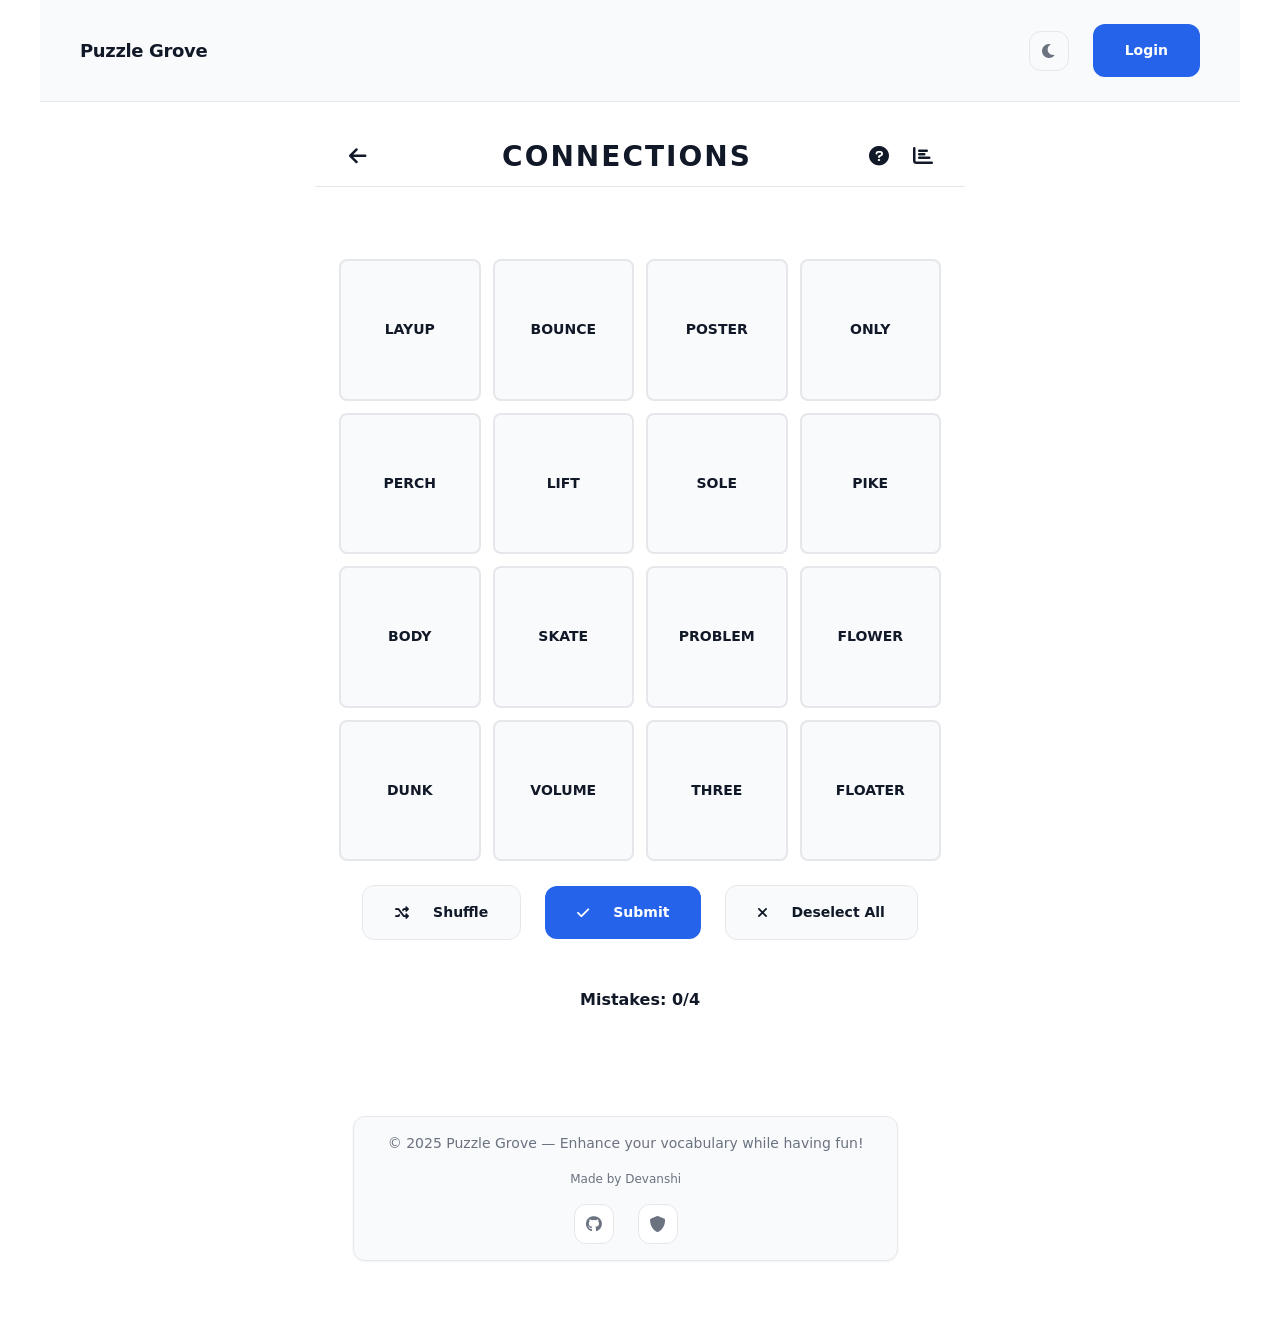
<file: connections.html>
<!DOCTYPE html>
<html lang="en">
<head>
    <meta charset="UTF-8">
    <meta name="viewport" content="width=device-width, initial-scale=1.0">
    <title>Connections - Puzzle Grove</title>
    <script>(function(){try{if(localStorage.getItem('puzzleGroveTheme')==='dark')document.documentElement.setAttribute('data-theme','dark');}catch(e){}})();</script>
    <link href="https://cdnjs.cloudflare.com/ajax/libs/font-awesome/6.0.0/css/all.min.css" rel="stylesheet">
    <link href="https://cdn.jsdelivr.net/npm/bootstrap@5.3.2/dist/css/bootstrap.min.css" rel="stylesheet" integrity="sha384-T3c6CoIi6uLrA9TneNEoa7RxnatzjcDSCmG1MXxSR1GAsXEV/Dwwykc2MPK8M2HN" crossorigin="anonymous">
    <link rel="stylesheet" href="index.css">
    <link rel="stylesheet" href="connections.css">
</head>
<body>
    <div class="animated-bg connections-bg">
        <div></div>
        <div></div>
        <div></div>
    </div>
    <div id="layout-header-slot"></div>
    <main id="layout-main">
    <div class="connections-container">
    <header class="page-header page-header--with-back game-header">
        <div class="page-header__inner">
            <div class="page-header__back">
                <a href="index.html" class="back-button">
                    <i class="fas fa-arrow-left"></i>
                </a>
            </div>
            <div class="page-header__content">
                <h1 class="page-header__title">Connections</h1>
            </div>
            <div class="page-header__actions game-actions">
                <button id="helpBtn" class="icon-button" aria-label="Help">
                    <i class="fas fa-question-circle"></i>
                </button>
                <button id="statsBtn" class="icon-button" aria-label="Statistics">
                    <i class="fas fa-chart-bar"></i>
                </button>
            </div>
        </div>
    </header>

    <main class="connections-game">
        <div id="messageDisplay" class="message-display"></div>
        
        <div class="game-board">
            <!-- Tiles will be generated by JavaScript -->
        </div>
        
        <div class="game-controls">
            <button id="shuffleBtn" class="control-button">
                <i class="fas fa-random"></i> Shuffle
            </button>
            <button id="submitBtn" class="control-button primary-button">
                <i class="fas fa-check"></i> Submit
            </button>
            <button id="deselectBtn" class="control-button">
                <i class="fas fa-times"></i> Deselect All
            </button>
        </div>
        
        <div class="groups-container">
            <!-- Found groups will appear here -->
        </div>
        
        <div class="mistakes-counter">
            <span>Mistakes: </span>
            <span id="mistakesCount">0</span><span>/4</span>
        </div>
    </main>
    
    <!-- Help Modal -->
    <div id="helpModal" class="modal">
        <div class="modal-content">
            <div class="modal-header">
                <h2>How to Play</h2>
                <span class="close">&times;</span>
            </div>
            <div class="modal-body">
                <p>Find groups of four items that share something in common.</p>
                <ul>
                    <li>Select four items and tap 'Submit' to check if they belong together.</li>
                    <li>Find groups from easiest (yellow) to hardest (purple).</li>
                    <li>You can make up to 4 mistakes.</li>
                </ul>
                <div class="color-legend">
                    <div class="legend-item">
                        <div class="color-box yellow"></div>
                        <span>Yellow - Easiest</span>
                    </div>
                    <div class="legend-item">
                        <div class="color-box green"></div>
                        <span>Green - Easy</span>
                    </div>
                    <div class="legend-item">
                        <div class="color-box blue"></div>
                        <span>Blue - Medium</span>
                    </div>
                    <div class="legend-item">
                        <div class="color-box purple"></div>
                        <span>Purple - Hard</span>
                    </div>
                </div>
            </div>
        </div>
    </div>
    
    <!-- Stats Modal -->
    <div id="statsModal" class="modal">
        <div class="modal-content">
            <div class="modal-header">
                <h2>Statistics</h2>
                <span class="close">&times;</span>
            </div>
            <div class="modal-body">
                <div class="stats-grid">
                    <div class="stat-item">
                        <div id="gamesPlayed" class="stat-value">0</div>
                        <div class="stat-label">Played</div>
                    </div>
                    <div class="stat-item">
                        <div id="winPercentage" class="stat-value">0</div>
                        <div class="stat-label">Win %</div>
                    </div>
                    <div class="stat-item">
                        <div id="currentStreak" class="stat-value">0</div>
                        <div class="stat-label">Current Streak</div>
                    </div>
                    <div class="stat-item">
                        <div id="maxStreak" class="stat-value">0</div>
                        <div class="stat-label">Max Streak</div>
                    </div>
                </div>
                <div class="share-section">
                    <button id="shareButton" class="primary-button">
                        Share <i class="fas fa-share-alt"></i>
                    </button>
                </div>
            </div>
        </div>
    </div>
    
    <!-- Game End Modal -->
    <div id="gameEndModal" class="modal">
        <div class="modal-content">
            <div class="modal-header">
                <h2>Puzzle Complete!</h2>
                <span class="close">&times;</span>
            </div>
            <div class="modal-body">
                <p id="gameEndMessage"></p>
                <div class="share-section">
                    <button id="gameEndShareButton" class="primary-button">
                        Share <i class="fas fa-share-alt"></i>
                    </button>
                </div>
                <div class="play-again-section">
                    <button id="playAgainButton" class="primary-button">
                        Play Again
                    </button>
                </div>
            </div>
        </div>
    </div>
    </div>
    </main>
    <div id="layout-footer-slot"></div>

    <script src="database.js"></script>
    <script src="theme-toggle.js"></script>
    <script src="layout/layout.js"></script>
    <script src="layout/layout-auth.js"></script>
    <script src="connections.js"></script>
    <script src="https://cdn.jsdelivr.net/npm/bootstrap@5.3.2/dist/js/bootstrap.bundle.min.js" integrity="sha384-C6RzsynM9kWDrMNeT87bh95OGNyZPhcTNXj1NW7RuBCsyN/o0jlpcV8Qyq46cDfL" crossorigin="anonymous"></script>
</body>
</html>
</file>
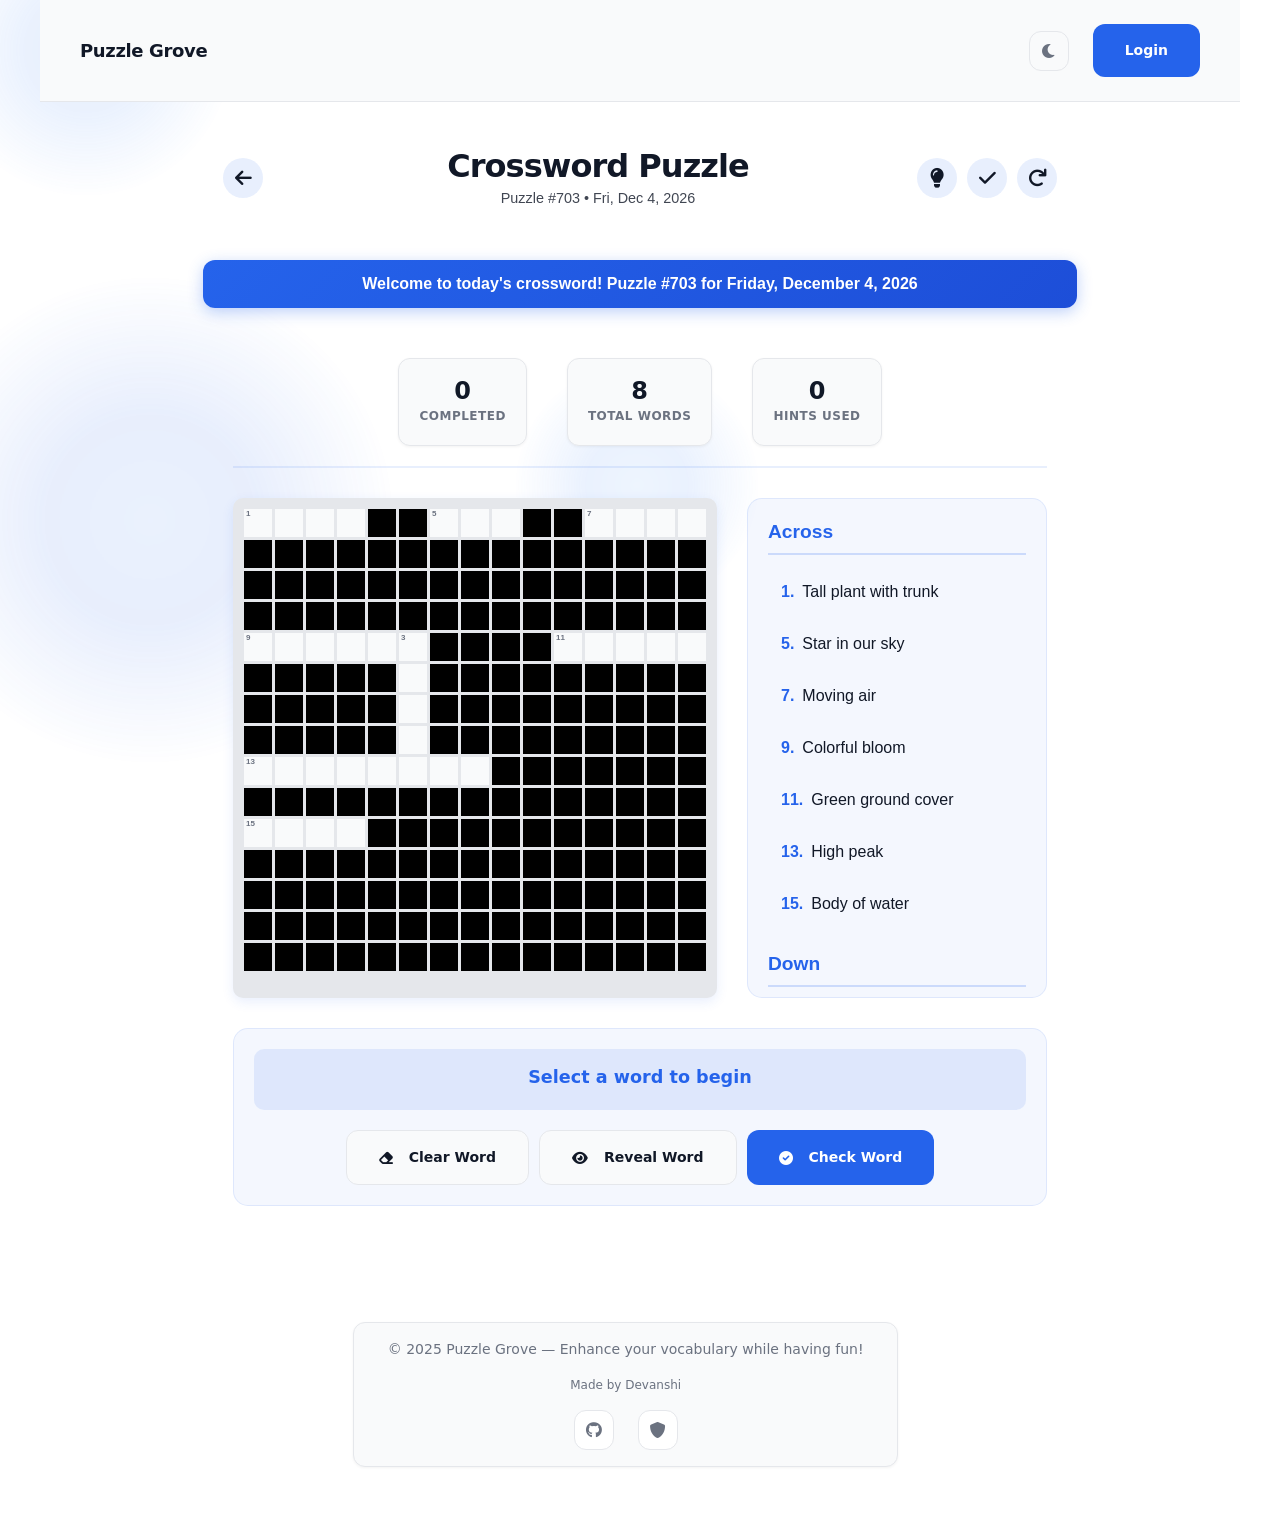
<file: crossword.html>
<!DOCTYPE html>
<html lang="en">
<head>
    <meta charset="UTF-8">
    <meta name="viewport" content="width=device-width, initial-scale=1.0">
    <title>Crossword Puzzle - Puzzle Grove</title>
    <script>(function(){try{if(localStorage.getItem('puzzleGroveTheme')==='dark')document.documentElement.setAttribute('data-theme','dark');}catch(e){}})();</script>
    <link href="https://cdnjs.cloudflare.com/ajax/libs/font-awesome/6.0.0/css/all.min.css" rel="stylesheet">
    <link href="https://cdn.jsdelivr.net/npm/bootstrap@5.3.2/dist/css/bootstrap.min.css" rel="stylesheet" integrity="sha384-T3c6CoIi6uLrA9TneNEoa7RxnatzjcDSCmG1MXxSR1GAsXEV/Dwwykc2MPK8M2HN" crossorigin="anonymous">
    <link rel="stylesheet" href="index.css">
    <link rel="stylesheet" href="crossword.css">
</head>
<body>
    <div class="animated-bg crossword-bg">
        <div></div>
        <div></div>
        <div></div>
    </div>
    <div id="layout-header-slot"></div>
    <main id="layout-main">
    <div class="crossword-wrapper">
    <header class="page-header page-header--with-back game-header">
        <div class="page-header__inner">
            <div class="page-header__back">
                <a href="index.html" class="back-button">
                    <i class="fas fa-arrow-left"></i>
                </a>
            </div>
            <div class="page-header__content">
                <h1 class="page-header__title">Crossword Puzzle</h1>
                <p class="page-header__subtitle puzzle-info" id="puzzleInfo">Loading...</p>
            </div>
            <div class="page-header__actions game-actions">
                <button id="hintBtn" class="icon-button" aria-label="Hint">
                    <i class="fas fa-lightbulb"></i>
                </button>
                <button id="checkBtn" class="icon-button" aria-label="Check Answers">
                    <i class="fas fa-check"></i>
                </button>
                <button id="resetBtn" class="icon-button" aria-label="Reset">
                    <i class="fas fa-redo"></i>
                </button>
            </div>
        </div>
    </header>

    <div class="crossword-game">
        <div id="messageDisplay" class="message-display"></div>
        
        <div class="game-container">
            <div class="game-stats">
                <div class="stat-item">
                    <div class="stat-value" id="completedWords">0</div>
                    <div class="stat-label">Completed</div>
                </div>
                <div class="stat-item">
                    <div class="stat-value" id="totalWords">0</div>
                    <div class="stat-label">Total Words</div>
                </div>
                <div class="stat-item">
                    <div class="stat-value" id="hintsUsed">0</div>
                    <div class="stat-label">Hints Used</div>
                </div>
            </div>

            <div class="crossword-container">
                <div class="crossword-grid" id="crosswordGrid">
                    <!-- Grid cells will be generated dynamically -->
                </div>
                
                <div class="clues-container">
                    <div class="clues-section">
                        <h3>Across</h3>
                        <div id="acrossClues" class="clues-list">
                            <!-- Across clues will be populated here -->
                        </div>
                    </div>
                    <div class="clues-section">
                        <h3>Down</h3>
                        <div id="downClues" class="clues-list">
                            <!-- Down clues will be populated here -->
                        </div>
                    </div>
                </div>
            </div>

            <div class="crossword-controls">
                <div class="input-section">
                    <div class="current-word-info" id="currentWordInfo">
                        <span id="currentDirection">Select a word to begin</span>
                        <span id="currentClue"></span>
                    </div>
                </div>
                
                <div class="control-buttons">
                    <button id="clearWordBtn" class="control-button">
                        <i class="fas fa-eraser"></i> Clear Word
                    </button>
                    <button id="revealWordBtn" class="control-button">
                        <i class="fas fa-eye"></i> Reveal Word
                    </button>
                    <button id="checkWordBtn" class="primary-button">
                        <i class="fas fa-check-circle"></i> Check Word
                    </button>
                </div>
            </div>
        </div>
    </div>
    </div>

    <!-- Hint Modal -->
    <div id="hintModal" class="modal">
        <div class="modal-content">
            <div class="modal-header">
                <h2>Hint</h2>
                <span class="close">&times;</span>
            </div>
            <div class="modal-body">
                <div id="hintContent">
                    <p>Select a word to get a hint!</p>
                </div>
                <div class="hint-actions">
                    <button id="revealLetterBtn" class="primary-button">
                        <i class="fas fa-font"></i> Reveal Letter
                    </button>
                </div>
            </div>
        </div>
    </div>

    <!-- Completion Modal -->
    <div id="completionModal" class="modal">
        <div class="modal-content">
            <div class="modal-header">
                <h2>🎉 Congratulations!</h2>
                <span class="close">&times;</span>
            </div>
            <div class="modal-body">
                <div class="completion-stats">
                    <h3>Puzzle Complete!</h3>
                    <div class="final-stats">
                        <div class="final-stat">
                            <span>Total Words:</span>
                            <span id="finalTotalWords">0</span>
                        </div>
                        <div class="final-stat">
                            <span>Hints Used:</span>
                            <span id="finalHintsUsed">0</span>
                        </div>
                        <div class="final-stat">
                            <span>Time:</span>
                            <span id="finalTime">00:00</span>
                        </div>
                    </div>
                </div>
                <div class="completion-actions">
                    <button id="newPuzzleBtn" class="primary-button">
                        <i class="fas fa-puzzle-piece"></i> New Puzzle
                    </button>
                    <button id="shareResultsBtn" class="control-button">
                        <i class="fas fa-share"></i> Share
                    </button>
                </div>
            </div>
        </div>
    </div>
    </main>
    <div id="layout-footer-slot"></div>

    <script src="database.js"></script>
    <script src="theme-toggle.js"></script>
    <script src="layout/layout.js"></script>
    <script src="layout/layout-auth.js"></script>
    <script src="crossword.js"></script>
    <script src="https://cdn.jsdelivr.net/npm/bootstrap@5.3.2/dist/js/bootstrap.bundle.min.js" integrity="sha384-C6RzsynM9kWDrMNeT87bh95OGNyZPhcTNXj1NW7RuBCsyN/o0jlpcV8Qyq46cDfL" crossorigin="anonymous"></script>
</body>
</html>
</file>
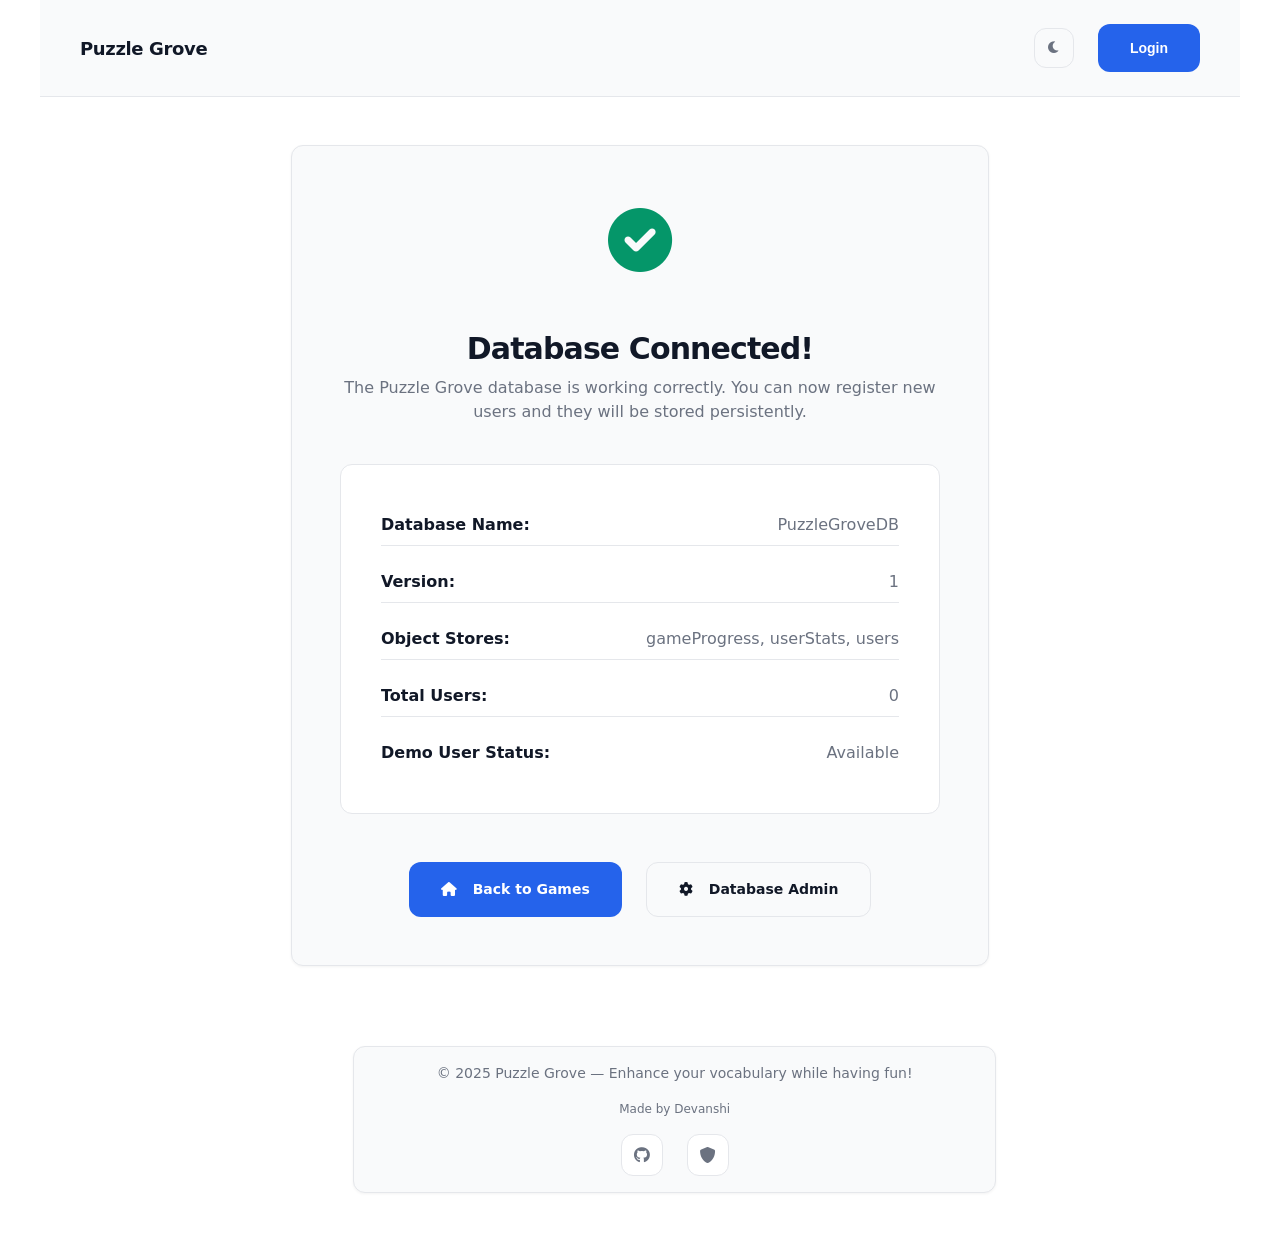
<file: db-status.html>
<!DOCTYPE html>
<html lang="en">
<head>
    <meta charset="UTF-8">
    <meta name="viewport" content="width=device-width, initial-scale=1.0">
    <title>Database Status - Puzzle Grove</title>
    <script>(function(){try{if(localStorage.getItem('puzzleGroveTheme')==='dark')document.documentElement.setAttribute('data-theme','dark');}catch(e){}})();</script>
    <link href="index.css" rel="stylesheet">
    <link href="https://fonts.googleapis.com/css2?family=Montserrat:wght@300;700&family=Quicksand:wght@400;500;600&display=swap" rel="stylesheet">
    <link href="https://cdnjs.cloudflare.com/ajax/libs/font-awesome/6.0.0/css/all.min.css" rel="stylesheet">
    <style>
        .status-container {
            background: var(--card-bg);
            border-radius: var(--radius-lg);
            box-shadow: var(--shadow-card);
            border: 1px solid var(--border);
            padding: var(--space-6);
            text-align: center;
            max-width: 600px;
            width: 100%;
            margin: 0 auto;
        }
        .status-icon {
            font-size: 4rem;
            margin-bottom: var(--space-5);
        }
        .status-icon.success {
            color: #059669;
        }
        .status-icon.error {
            color: #dc2626;
        }
        .page-header--centered { margin-bottom: var(--space-5); }
        .status-details {
            background: var(--bg);
            border-radius: var(--radius-md);
            border: 1px solid var(--border);
            padding: var(--space-5);
            margin-bottom: var(--space-6);
            text-align: left;
        }
        .detail-item {
            display: flex;
            justify-content: space-between;
            margin-bottom: var(--space-2);
            padding: var(--space-1) 0;
            border-bottom: 1px solid var(--border);
        }
        .detail-item:last-child {
            border-bottom: none;
            margin-bottom: 0;
        }
        .detail-label {
            font-weight: 600;
            color: var(--primary-text);
        }
        .detail-value {
            color: var(--secondary-text);
        }
        .action-buttons {
            display: flex;
            gap: var(--space-3);
            justify-content: center;
            flex-wrap: wrap;
        }
        .loading {
            display: inline-block;
            width: 20px;
            height: 20px;
            border: 3px solid var(--border);
            border-top: 3px solid var(--accent);
            border-radius: 50%;
            animation: spin 1s linear infinite;
        }
        @keyframes spin {
            0% { transform: rotate(0deg); }
            100% { transform: rotate(360deg); }
        }
    </style>
</head>
<body>
    <div id="layout-header-slot"></div>
    <main id="layout-main">
    <div class="container">
    <div class="status-container">
        <div class="status-icon" id="statusIcon">
            <div class="loading"></div>
        </div>
        <header class="page-header page-header--centered">
            <div class="page-header__inner">
                <div class="page-header__content">
                    <h1 class="page-header__title" id="statusTitle">Checking Database...</h1>
                    <p class="page-header__subtitle" id="statusMessage">Please wait while we verify the database connection.</p>
                </div>
            </div>
        </header>
        
        <div class="status-details" id="statusDetails" style="display: none;">
            <div class="detail-item">
                <span class="detail-label">Database Name:</span>
                <span class="detail-value" id="dbName">-</span>
            </div>
            <div class="detail-item">
                <span class="detail-label">Version:</span>
                <span class="detail-value" id="dbVersion">-</span>
            </div>
            <div class="detail-item">
                <span class="detail-label">Object Stores:</span>
                <span class="detail-value" id="objectStores">-</span>
            </div>
            <div class="detail-item">
                <span class="detail-label">Total Users:</span>
                <span class="detail-value" id="totalUsers">-</span>
            </div>
            <div class="detail-item">
                <span class="detail-label">Demo User Status:</span>
                <span class="detail-value" id="demoUserStatus">-</span>
            </div>
        </div>
        
        <div class="action-buttons">
            <a href="index.html" class="btn btn-primary">
                <i class="fas fa-home"></i> Back to Games
            </a>
            <a href="admin.html" class="btn btn-secondary">
                <i class="fas fa-cog"></i> Database Admin
            </a>
        </div>
    </div>
    </div>

    <script src="database.js"></script>
    <script>
        document.addEventListener('DOMContentLoaded', async function() {
            const statusIcon = document.getElementById('statusIcon');
            const statusTitle = document.getElementById('statusTitle');
            const statusMessage = document.getElementById('statusMessage');
            const statusDetails = document.getElementById('statusDetails');
            
            try {
                // Initialize database
                await window.dbManager.init();
                
                // Get database info
                const db = window.dbManager.db;
                document.getElementById('dbName').textContent = db.name;
                document.getElementById('dbVersion').textContent = db.version;
                document.getElementById('objectStores').textContent = Array.from(db.objectStoreNames).join(', ');
                
                // Get user count
                const transaction = db.transaction(['users'], 'readonly');
                const usersStore = transaction.objectStore('users');
                const countRequest = usersStore.count();
                
                countRequest.onsuccess = () => {
                    document.getElementById('totalUsers').textContent = countRequest.result;
                };
                
                // Check demo user
                try {
                    await window.dbManager.getUserByUsername('devanshi');
                    document.getElementById('demoUserStatus').textContent = 'Available';
                } catch (error) {
                    document.getElementById('demoUserStatus').textContent = 'Not Found';
                }
                
                // Update UI
                statusIcon.innerHTML = '<i class="fas fa-check-circle"></i>';
                statusIcon.className = 'status-icon success';
                statusTitle.textContent = 'Database Connected!';
                statusMessage.textContent = 'The Puzzle Grove database is working correctly. You can now register new users and they will be stored persistently.';
                statusDetails.style.display = 'block';
                
            } catch (error) {
                console.error('Database error:', error);
                
                statusIcon.innerHTML = '<i class="fas fa-exclamation-triangle"></i>';
                statusIcon.className = 'status-icon error';
                statusTitle.textContent = 'Database Error';
                statusMessage.textContent = 'There was an error connecting to the database. Please check your browser settings and try again.';
                statusDetails.style.display = 'block';
            }
        });
    </script>
    </main>
    <div id="layout-footer-slot"></div>

    <script src="database.js"></script>
    <script src="theme-toggle.js"></script>
    <script src="layout/layout.js"></script>
    <script src="layout/layout-auth.js"></script>
</body>
</html>
</file>
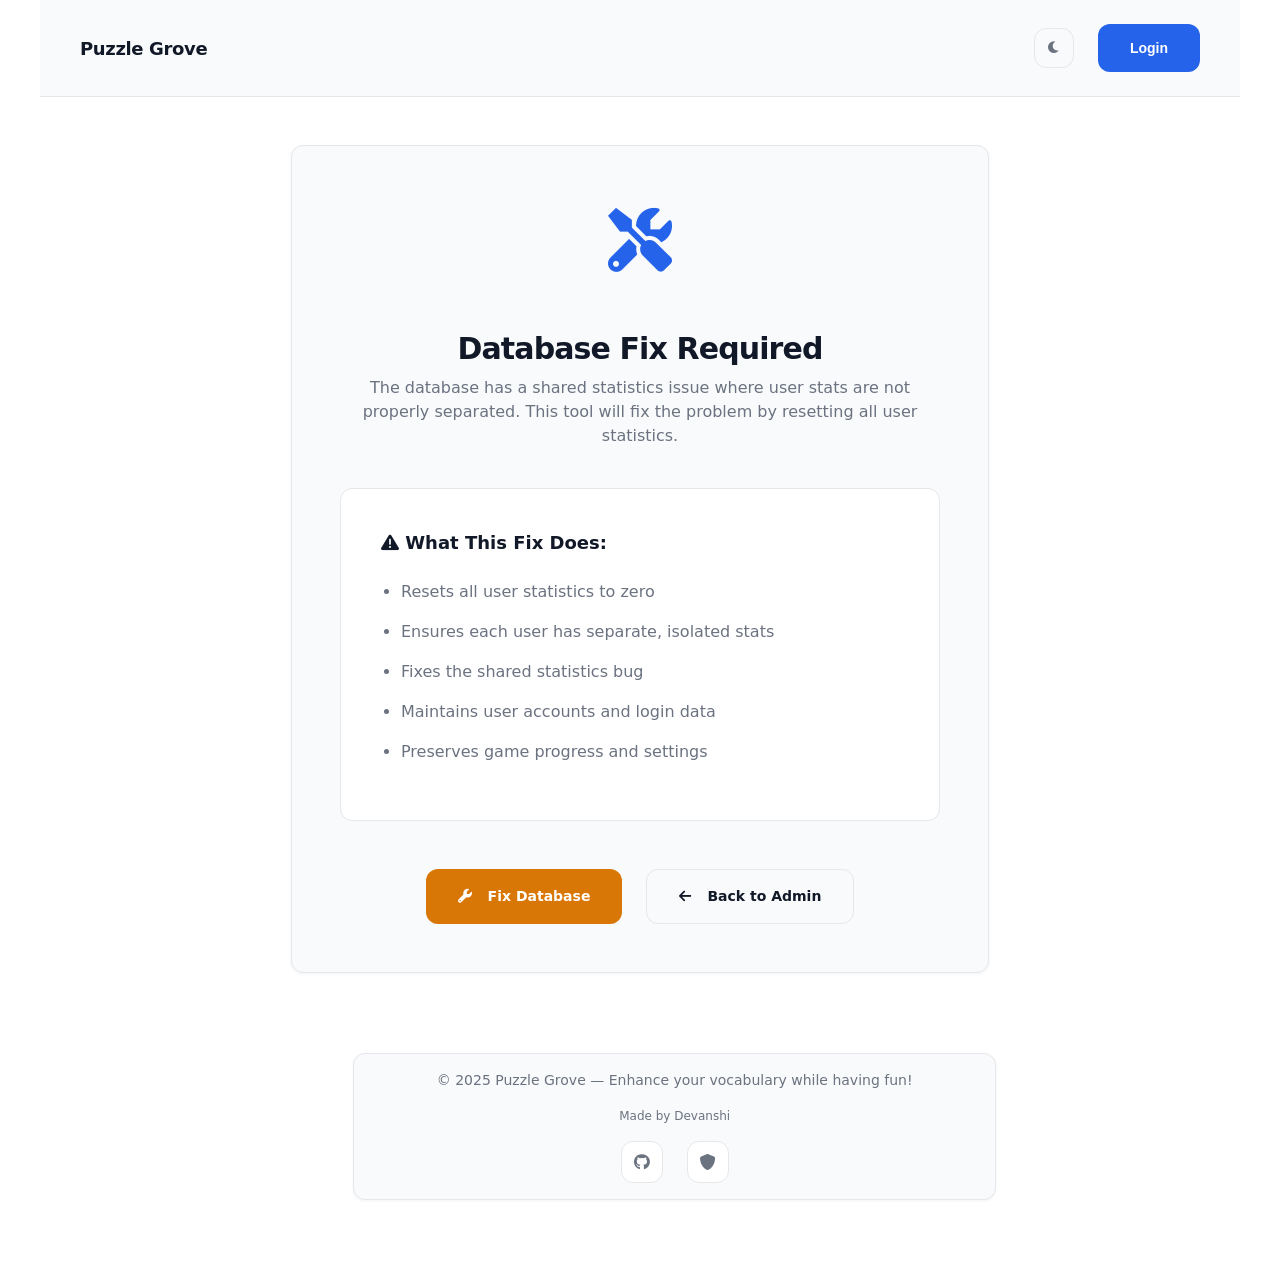
<file: fix-database.html>
<!DOCTYPE html>
<html lang="en">
<head>
    <meta charset="UTF-8">
    <meta name="viewport" content="width=device-width, initial-scale=1.0">
    <title>Database Fix - Puzzle Grove</title>
    <script>(function(){try{if(localStorage.getItem('puzzleGroveTheme')==='dark')document.documentElement.setAttribute('data-theme','dark');}catch(e){}})();</script>
    <link href="index.css" rel="stylesheet">
    <link href="https://fonts.googleapis.com/css2?family=Montserrat:wght@300;700&family=Quicksand:wght@400;500;600&display=swap" rel="stylesheet">
    <link href="https://cdnjs.cloudflare.com/ajax/libs/font-awesome/6.0.0/css/all.min.css" rel="stylesheet">
    <style>
        .fix-container {
            background: var(--card-bg);
            border-radius: var(--radius-lg);
            box-shadow: var(--shadow-card);
            border: 1px solid var(--border);
            padding: var(--space-6);
            text-align: center;
            max-width: 600px;
            width: 100%;
            margin: 0 auto;
        }
        .fix-icon {
            font-size: 4rem;
            margin-bottom: var(--space-5);
            color: var(--accent);
        }
        .page-header--centered { margin-bottom: var(--space-5); }
        .fix-details {
            background: var(--bg);
            border: 1px solid var(--border);
            border-radius: var(--radius-md);
            padding: var(--space-5);
            margin-bottom: var(--space-6);
            text-align: left;
        }
        .fix-details h4 {
            font-size: var(--text-lg);
            font-weight: 600;
            color: var(--primary-text);
            margin: 0 0 var(--space-3);
        }
        .fix-details ul {
            color: var(--secondary-text);
            margin: 0;
            padding-left: 20px;
        }
        .fix-details li {
            margin-bottom: var(--space-2);
        }
        .action-buttons {
            display: flex;
            gap: var(--space-3);
            justify-content: center;
            flex-wrap: wrap;
        }
        .btn:disabled {
            opacity: 0.6;
            cursor: not-allowed;
            transform: none;
        }
        .progress-bar {
            width: 100%;
            height: 20px;
            background: var(--border);
            border-radius: 10px;
            overflow: hidden;
            margin: 20px 0;
            display: none;
        }
        .progress-fill {
            height: 100%;
            background: linear-gradient(90deg, #10b981, #059669);
            width: 0%;
            transition: width 0.3s ease;
        }
        .status-message {
            margin-top: 20px;
            padding: 15px;
            border-radius: 8px;
            display: none;
        }
        .status-success {
            background: #d1fae5;
            border: 1px solid #10b981;
            color: #065f46;
        }
        .status-error {
            background: #fee2e2;
            border: 1px solid #ef4444;
            color: #991b1b;
        }
    </style>
</head>
<body>
    <div id="layout-header-slot"></div>
    <main id="layout-main">
    <div class="container">
    <div class="fix-container">
        <div class="fix-icon">
            <i class="fas fa-tools"></i>
        </div>
        <header class="page-header page-header--centered">
            <div class="page-header__inner">
                <div class="page-header__content">
                    <h1 class="page-header__title">Database Fix Required</h1>
                    <p class="page-header__subtitle">The database has a shared statistics issue where user stats are not properly separated. This tool will fix the problem by resetting all user statistics.</p>
                </div>
            </div>
        </header>
        
        <div class="fix-details">
            <h4><i class="fas fa-exclamation-triangle"></i> What This Fix Does:</h4>
            <ul>
                <li>Resets all user statistics to zero</li>
                <li>Ensures each user has separate, isolated stats</li>
                <li>Fixes the shared statistics bug</li>
                <li>Maintains user accounts and login data</li>
                <li>Preserves game progress and settings</li>
            </ul>
        </div>
        
        <div class="progress-bar" id="progressBar">
            <div class="progress-fill" id="progressFill"></div>
        </div>
        
        <div class="action-buttons">
            <button class="btn btn-warning" id="fixBtn" onclick="fixDatabase()">
                <i class="fas fa-wrench"></i> Fix Database
            </button>
            <a href="admin-login.html" class="btn btn-secondary">
                <i class="fas fa-arrow-left"></i> Back to Admin
            </a>
        </div>
        
        <div class="status-message" id="statusMessage"></div>
    </div>
    </div>
    </main>
    <div id="layout-footer-slot"></div>

    <script src="database.js"></script>
    <script src="theme-toggle.js"></script>
    <script src="layout/layout.js"></script>
    <script src="layout/layout-auth.js"></script>
    <script src="fix-database.js"></script>
    <script>
        async function fixDatabase() {
            const fixBtn = document.getElementById('fixBtn');
            const progressBar = document.getElementById('progressBar');
            const progressFill = document.getElementById('progressFill');
            const statusMessage = document.getElementById('statusMessage');
            
            // Disable button and show progress
            fixBtn.disabled = true;
            fixBtn.innerHTML = '<i class="fas fa-spinner fa-spin"></i> Fixing Database...';
            progressBar.style.display = 'block';
            
            try {
                // Wait for database to be ready
                await window.dbManager.init();
                
                // Get all users
                const transaction = window.dbManager.db.transaction(['users'], 'readonly');
                const usersStore = transaction.objectStore('users');
                const usersRequest = usersStore.getAll();
                
                usersRequest.onsuccess = async () => {
                    const users = usersRequest.result;
                    for (let i = 0; i < users.length; i++) {
                        const user = users[i];
                        try {
                            await window.dbManager.resetUserStats(user.username);
                            
                            // Update progress
                            const progress = ((i + 1) / users.length) * 100;
                            progressFill.style.width = progress + '%';
                        } catch (error) {
                            console.error(`❌ Error resetting stats for ${user.username}:`, error);
                        }
                    }
                    
                    // Show success message
                    statusMessage.className = 'status-message status-success';
                    statusMessage.innerHTML = `
                        <i class="fas fa-check-circle"></i>
                        <strong>Database Fixed Successfully!</strong><br>
                        All user statistics have been reset and separated. Each user now has their own isolated statistics.
                    `;
                    statusMessage.style.display = 'block';
                    
                    // Re-enable button
                    fixBtn.disabled = false;
                    fixBtn.innerHTML = '<i class="fas fa-check"></i> Database Fixed';
                };
                
                usersRequest.onerror = () => {
                    statusMessage.className = 'status-message status-error';
                    statusMessage.innerHTML = `
                        <i class="fas fa-exclamation-circle"></i>
                        <strong>Error:</strong> Failed to load users for database fix.
                    `;
                    statusMessage.style.display = 'block';
                    
                    fixBtn.disabled = false;
                    fixBtn.innerHTML = '<i class="fas fa-wrench"></i> Fix Database';
                };
                
            } catch (error) {
                console.error('Error during database fix:', error);
                statusMessage.className = 'status-message status-error';
                statusMessage.innerHTML = `
                    <i class="fas fa-exclamation-circle"></i>
                    <strong>Error:</strong> ${error.message}
                `;
                statusMessage.style.display = 'block';
                
                fixBtn.disabled = false;
                fixBtn.innerHTML = '<i class="fas fa-wrench"></i> Fix Database';
            }
        }
    </script>
</body>
</html>
</file>
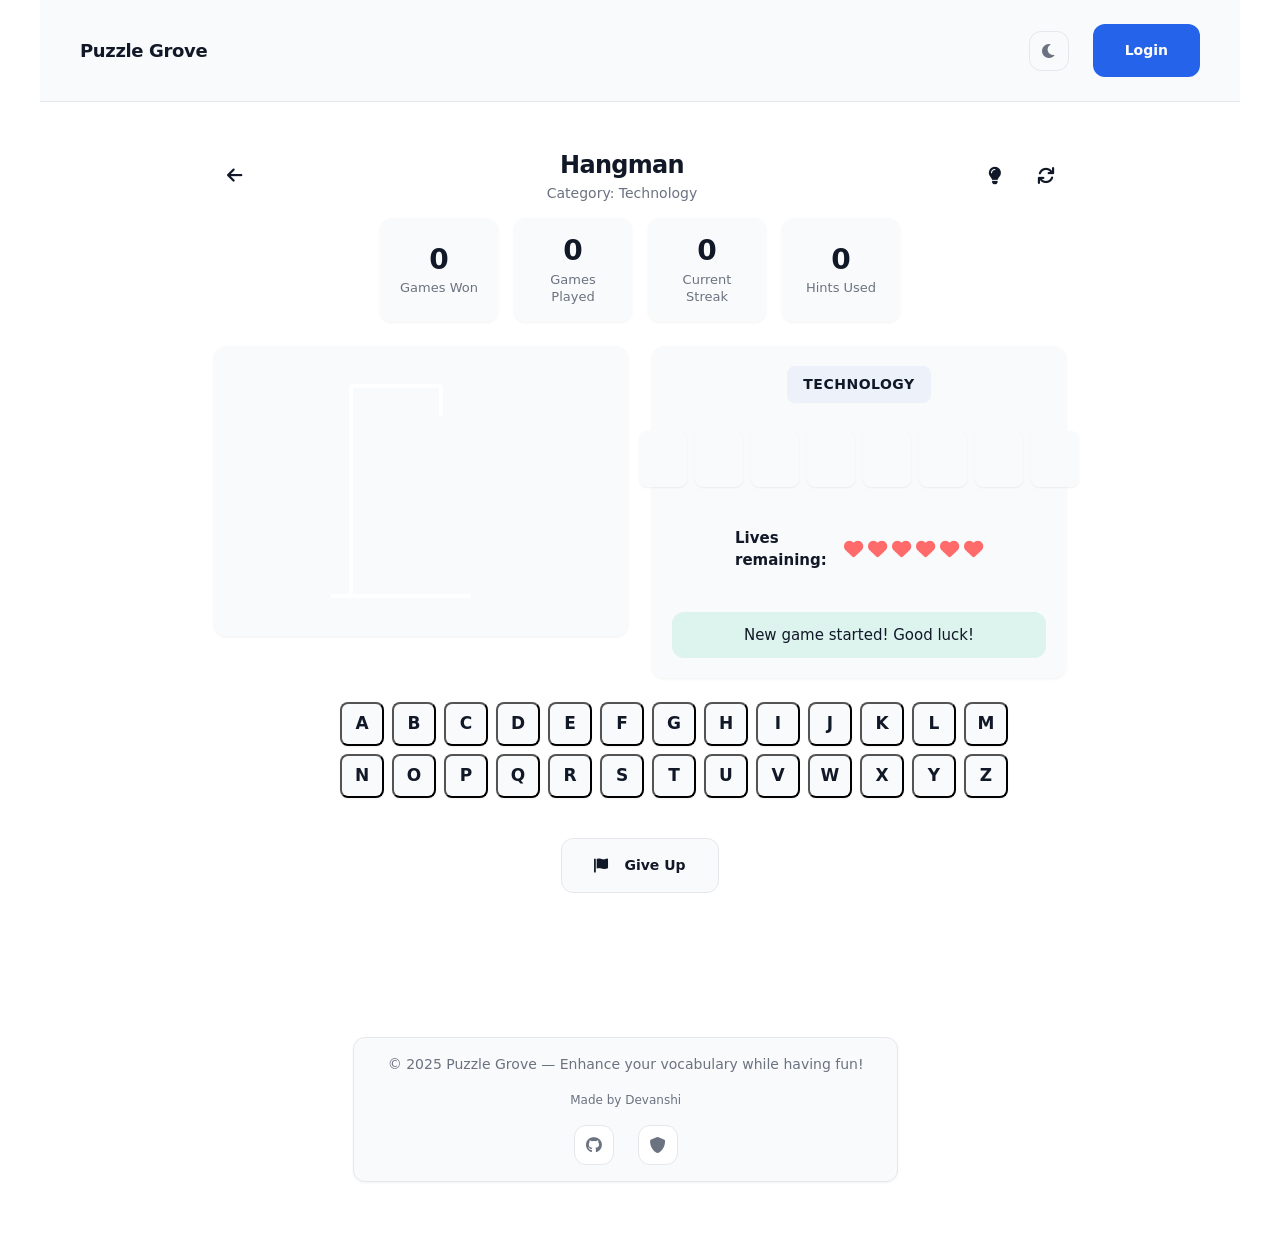
<file: hangman.html>
<!DOCTYPE html>
<html lang="en">
<head>
    <meta charset="UTF-8">
    <meta name="viewport" content="width=device-width, initial-scale=1.0">
    <title>Hangman - Puzzle Grove</title>
    <script>(function(){try{if(localStorage.getItem('puzzleGroveTheme')==='dark')document.documentElement.setAttribute('data-theme','dark');}catch(e){}})();</script>
    <link href="https://cdnjs.cloudflare.com/ajax/libs/font-awesome/6.0.0/css/all.min.css" rel="stylesheet">
    <link href="https://cdn.jsdelivr.net/npm/bootstrap@5.3.2/dist/css/bootstrap.min.css" rel="stylesheet" integrity="sha384-T3c6CoIi6uLrA9TneNEoa7RxnatzjcDSCmG1MXxSR1GAsXEV/Dwwykc2MPK8M2HN" crossorigin="anonymous">
    <link rel="stylesheet" href="index.css">
    <link rel="stylesheet" href="hangman.css">
</head>
<body>
    <div class="animated-bg hangman-bg">
        <div></div>
        <div></div>
        <div></div>
    </div>
    <div id="layout-header-slot"></div>
    <main id="layout-main">
    <div class="hangman-page">
    <header class="page-header page-header--with-back game-header">
        <div class="page-header__inner">
            <div class="page-header__back">
                <a href="index.html" class="back-button">
                    <i class="fas fa-arrow-left"></i>
                </a>
            </div>
            <div class="page-header__content">
                <h1 class="page-header__title">Hangman</h1>
                <p class="page-header__subtitle game-info" id="gameInfo">Category: Loading...</p>
            </div>
            <div class="page-header__actions game-actions">
                <button id="hintBtn" class="icon-button" aria-label="Hint">
                    <i class="fas fa-lightbulb"></i>
                </button>
                <button id="newGameBtn" class="icon-button" aria-label="New Game">
                    <i class="fas fa-refresh"></i>
                </button>
            </div>
        </div>
    </header>

    <div class="hangman-game">
        <div class="game-container">
            <div class="game-stats">
                <div class="stat-item">
                    <div class="stat-value" id="gamesWon">0</div>
                    <div class="stat-label">Games Won</div>
                </div>
                <div class="stat-item">
                    <div class="stat-value" id="gamesPlayed">0</div>
                    <div class="stat-label">Games Played</div>
                </div>
                <div class="stat-item">
                    <div class="stat-value" id="currentStreak">0</div>
                    <div class="stat-label">Current Streak</div>
                </div>
                <div class="stat-item">
                    <div class="stat-value" id="hintsUsed">0</div>
                    <div class="stat-label">Hints Used</div>
                </div>
            </div>

            <div class="hangman-container">
                <div class="hangman-drawing-card">
                    <div class="gallows-container">
                        <svg class="gallows" viewBox="0 0 200 250" xmlns="http://www.w3.org/2000/svg">
                            <!-- Gallows structure -->
                            <line x1="10" y1="230" x2="150" y2="230" stroke="white" stroke-width="4"/>
                            <line x1="30" y1="230" x2="30" y2="20" stroke="white" stroke-width="4"/>
                            <line x1="30" y1="20" x2="120" y2="20" stroke="white" stroke-width="4"/>
                            <line x1="120" y1="20" x2="120" y2="50" stroke="white" stroke-width="4"/>
                            
                            <!-- Hangman parts (initially hidden) -->
                            <circle id="head" cx="120" cy="65" r="15" stroke="white" stroke-width="3" fill="none" style="display: none;"/>
                            <line id="body" x1="120" y1="80" x2="120" y2="160" stroke="white" stroke-width="3" style="display: none;"/>
                            <line id="leftArm" x1="120" y1="110" x2="90" y2="140" stroke="white" stroke-width="3" style="display: none;"/>
                            <line id="rightArm" x1="120" y1="110" x2="150" y2="140" stroke="white" stroke-width="3" style="display: none;"/>
                            <line id="leftLeg" x1="120" y1="160" x2="90" y2="190" stroke="white" stroke-width="3" style="display: none;"/>
                            <line id="rightLeg" x1="120" y1="160" x2="150" y2="190" stroke="white" stroke-width="3" style="display: none;"/>
                        </svg>
                    </div>
                </div>

                <div class="hangman-word-card">
                    <div class="category-display" id="categoryDisplay">Loading...</div>
                    <div class="word-display" id="wordDisplay">
                        <!-- Word blanks will be generated here -->
                    </div>
                    <div class="lives-container">
                        <span class="lives-label">Lives remaining:</span>
                        <div class="lives-display" id="livesDisplay">
                            <i class="fas fa-heart"></i>
                            <i class="fas fa-heart"></i>
                            <i class="fas fa-heart"></i>
                            <i class="fas fa-heart"></i>
                            <i class="fas fa-heart"></i>
                            <i class="fas fa-heart"></i>
                        </div>
                    </div>
                    <div id="messageDisplay" class="message-display"></div>
                </div>
            </div>

            <div class="alphabet-container">
                <div class="alphabet-grid" id="alphabetGrid">
                    <!-- Alphabet buttons will be generated here -->
                </div>
            </div>

            <div class="game-controls">
                <button id="giveUpBtn" class="control-button">
                    <i class="fas fa-flag"></i> Give Up
                </button>
                <button id="playAgainBtn" class="primary-button" style="display: none;">
                    <i class="fas fa-play"></i> Play Again
                </button>
            </div>
        </div>
    </div>
    </div>
    
    <!-- Hint Modal -->
    <div id="hintModal" class="modal">
        <div class="modal-content">
            <div class="modal-header">
                <h2>Hint</h2>
                <span class="close">&times;</span>
            </div>
            <div class="modal-body">
                <div id="hintContent">
                    <p id="hintText">Get a hint about the current word!</p>
                    <div class="hint-info">
                        <div class="hint-item">
                            <strong>Category:</strong> <span id="hintCategory">Loading...</span>
                        </div>
                        <div class="hint-item">
                            <strong>Length:</strong> <span id="hintLength">0 letters</span>
                        </div>
                        <div class="hint-item">
                            <strong>Definition:</strong> <span id="hintDefinition">...</span>
                        </div>
                    </div>
                </div>
                <div class="hint-actions">
                    <button id="revealLetterBtn" class="primary-button">
                        <i class="fas fa-eye"></i> Reveal Random Letter (Cost: 1 Hint)
                    </button>
                </div>
            </div>
        </div>
    </div>

    <!-- Game Over Modal -->
    <div id="gameOverModal" class="modal">
        <div class="modal-content">
            <div class="modal-header">
                <h2 id="gameOverTitle">Game Over</h2>
                <span class="close">&times;</span>
            </div>
            <div class="modal-body">
                <div id="gameOverContent">
                    <div class="game-result" id="gameResult">
                        <!-- Result will be shown here -->
                    </div>
                    <div class="word-reveal">
                        <p>The word was: <strong id="correctWord">EXAMPLE</strong></p>
                        <p id="wordDefinition">Definition will appear here.</p>
                    </div>
                    <div class="game-stats-summary">
                        <div class="stat-summary">
                            <span>Games Played:</span>
                            <span id="finalGamesPlayed">0</span>
                        </div>
                        <div class="stat-summary">
                            <span>Win Rate:</span>
                            <span id="finalWinRate">0%</span>
                        </div>
                        <div class="stat-summary">
                            <span>Current Streak:</span>
                            <span id="finalStreak">0</span>
                        </div>
                    </div>
                </div>
                <div class="game-over-actions">
                    <button id="playAgainModalBtn" class="primary-button">
                        <i class="fas fa-play"></i> Play Again
                    </button>
                    <button id="shareResultBtn" class="control-button">
                        <i class="fas fa-share"></i> Share
                    </button>
                </div>
            </div>
        </div>
    </div>
    </main>
    <div id="layout-footer-slot"></div>

    <script src="database.js"></script>
    <script src="theme-toggle.js"></script>
    <script src="layout/layout.js"></script>
    <script src="layout/layout-auth.js"></script>
    <script src="hangman.js"></script>
    <script src="https://cdn.jsdelivr.net/npm/bootstrap@5.3.2/dist/js/bootstrap.bundle.min.js" integrity="sha384-C6RzsynM9kWDrMNeT87bh95OGNyZPhcTNXj1NW7RuBCsyN/o0jlpcV8Qyq46cDfL" crossorigin="anonymous"></script>
</body>
</html>
</file>
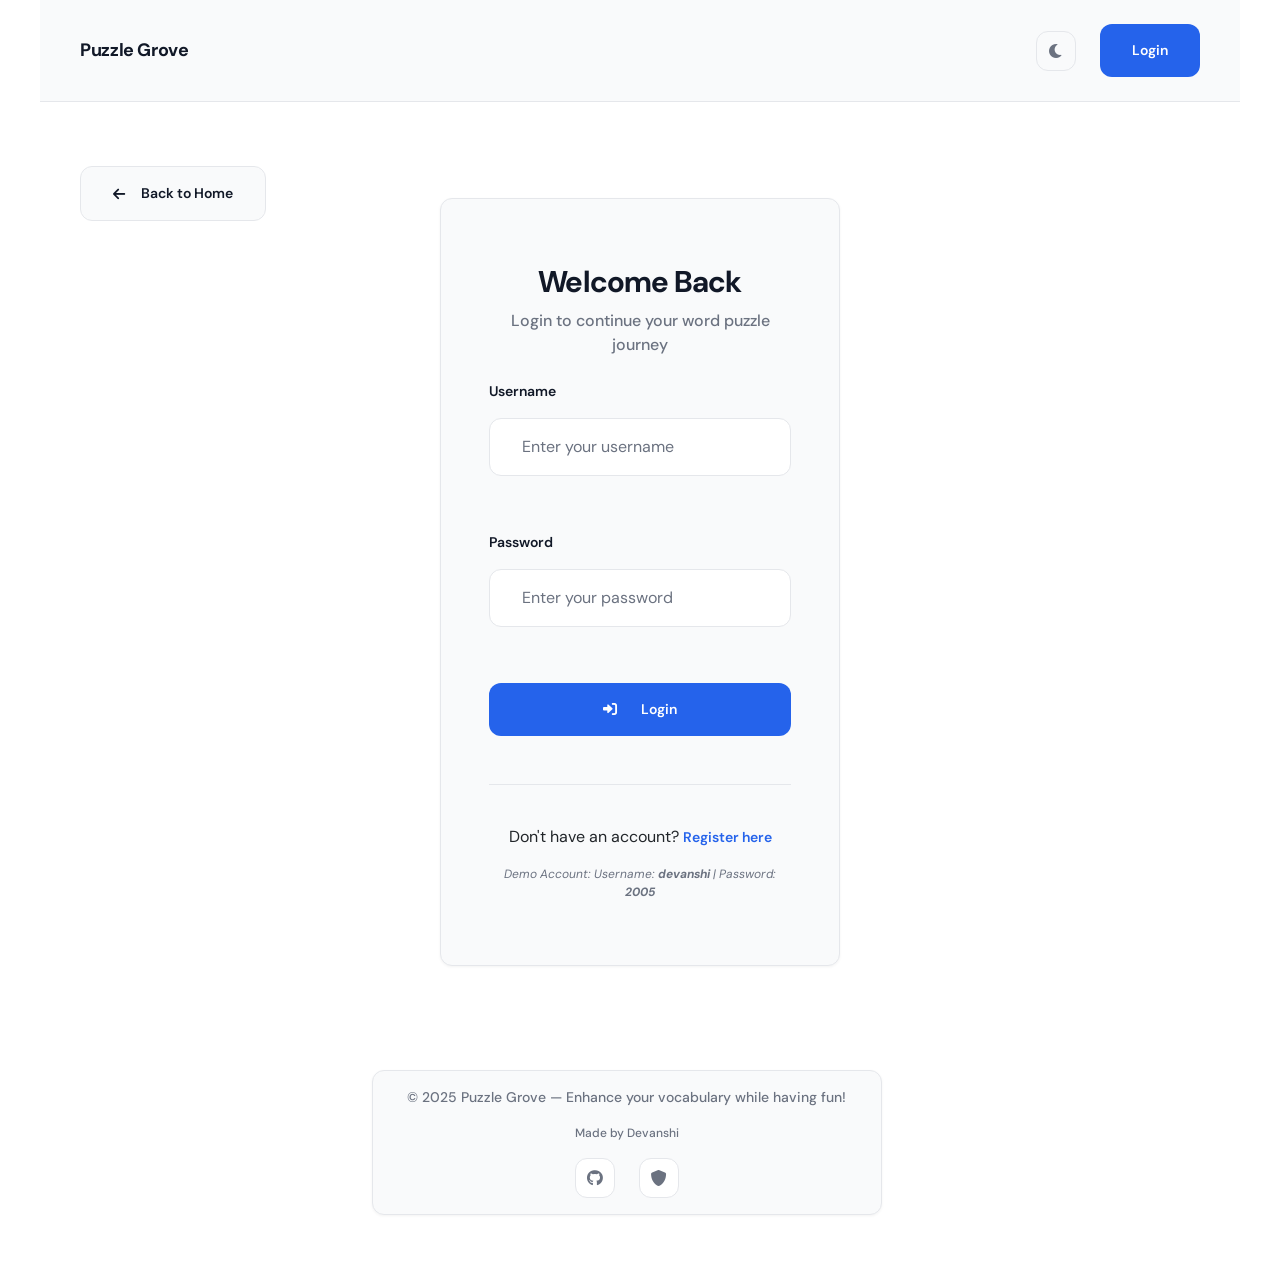
<file: login.html>
<!DOCTYPE html>
<html lang="en">
<head>
    <meta charset="UTF-8">
    <meta name="viewport" content="width=device-width, initial-scale=1.0">
    <title>Login - Puzzle Grove</title>
    <script>(function(){try{if(localStorage.getItem('puzzleGroveTheme')==='dark')document.documentElement.setAttribute('data-theme','dark');}catch(e){}})();</script>
    <link href="https://fonts.googleapis.com/css2?family=DM+Sans:ital,opsz,wght@0,9..40,400;0,9..40,500;0,9..40,600;0,9..40,700&family=Plus+Jakarta+Sans:wght@500;600;700&display=swap" rel="stylesheet">
    <link href="https://cdnjs.cloudflare.com/ajax/libs/font-awesome/6.0.0/css/all.min.css" rel="stylesheet">
    <link href="https://cdn.jsdelivr.net/npm/bootstrap@5.3.2/dist/css/bootstrap.min.css" rel="stylesheet" integrity="sha384-T3c6CoIi6uLrA9TneNEoa7RxnatzjcDSCmG1MXxSR1GAsXEV/Dwwykc2MPK8M2HN" crossorigin="anonymous">
    <link rel="stylesheet" href="index.css">
</head>
<body>
    <div class="animated-bg">
        <div></div>
        <div></div>
        <div></div>
    </div>
    <div id="layout-header-slot"></div>
    <main id="layout-main">
    <div class="container">
    <a href="index.html" class="back-home">
        <i class="fas fa-arrow-left"></i>
        Back to Home
    </a>
    <div class="auth-container">
        <div class="auth-card card">
            <header class="page-header page-header--centered">
                <div class="page-header__inner">
                    <div class="page-header__content">
                        <h1 class="page-header__title">Welcome Back</h1>
                        <p class="page-header__subtitle">Login to continue your word puzzle journey</p>
                    </div>
                </div>
            </header>

            <div id="errorMessage" class="error-message"></div>
            <div id="successMessage" class="success-message"></div>

            <form class="auth-form" id="loginForm" novalidate>
                <div class="form-group mb-3">
                    <label for="username" class="form-label">Username</label>
                    <input 
                        type="text" 
                        id="username" 
                        name="username" 
                        class="input form-control"
                        required 
                        placeholder="Enter your username"
                        autocomplete="username"
                    >
                    <div class="invalid-feedback" id="username-feedback"></div>
                </div>

                <div class="form-group mb-3">
                    <label for="password" class="form-label">Password</label>
                    <input 
                        type="password" 
                        id="password" 
                        name="password" 
                        class="input form-control"
                        required 
                        placeholder="Enter your password"
                        autocomplete="current-password"
                    >
                    <div class="invalid-feedback" id="password-feedback"></div>
                </div>

                <button type="submit" class="btn btn-primary w-100" id="loginBtn">
                    <i class="fas fa-sign-in-alt me-2"></i>
                    Login
                </button>
            </form>

            <div class="auth-links">
                <p>Don't have an account? <a href="register.html">Register here</a></p>
                <p class="auth-demo-hint">Demo Account: Username: <strong>devanshi</strong> | Password: <strong>2005</strong></p>
            </div>
        </div>
    </div>
    </div>
    </main>
    <div id="layout-footer-slot"></div>

    <script src="database.js"></script>
    <script src="theme-toggle.js"></script>
    <script src="layout/layout.js"></script>
    <script src="layout/layout-auth.js"></script>
    <script>
        class LoginManager {
            constructor() {
                this.hardcodedUser = {
                    username: 'devanshi',
                    password: '2005'
                };
                this.init();
            }

            init() {
                const form = document.getElementById('loginForm');
                form.addEventListener('submit', (e) => {
                    this.handleLogin(e);
                });

                // Add real-time validation
                document.getElementById('username').addEventListener('blur', () => {
                    this.validateUsername();
                });

                document.getElementById('password').addEventListener('blur', () => {
                    this.validatePassword();
                });
            }

            async handleLogin(e) {
                e.preventDefault();
                
                const username = document.getElementById('username').value.trim();
                const password = document.getElementById('password').value;
                
                this.clearMessages();
                
                // Validate form using Bootstrap validation
                if (!this.validateForm()) {
                    return;
                }
                
                try {
                    // Check hardcoded credentials first
                    if (username === this.hardcodedUser.username && password === this.hardcodedUser.password) {
                        this.loginSuccess(username);
                        return;
                    }
                    
                    // Check database for registered users
                    const user = await window.dbManager.authenticateUser(username, password);
                    this.loginSuccess(user.username, user);
                } catch (error) {
                    this.showError(error.message || 'Invalid username or password. Please try again.');
                }
            }

            validateForm() {
                const username = document.getElementById('username');
                const password = document.getElementById('password');
                let isValid = true;

                // Validate username
                if (!this.validateUsername()) {
                    isValid = false;
                }

                // Validate password
                if (!this.validatePassword()) {
                    isValid = false;
                }

                return isValid;
            }

            validateUsername() {
                const username = document.getElementById('username');
                const feedback = document.getElementById('username-feedback');
                
                if (!username.value.trim()) {
                    username.classList.add('is-invalid');
                    feedback.textContent = 'Username is required.';
                    return false;
                } else if (username.value.trim().length < 3) {
                    username.classList.add('is-invalid');
                    feedback.textContent = 'Username must be at least 3 characters.';
                    return false;
                } else {
                    username.classList.remove('is-invalid');
                    username.classList.add('is-valid');
                    return true;
                }
            }

            validatePassword() {
                const password = document.getElementById('password');
                const feedback = document.getElementById('password-feedback');
                
                if (!password.value) {
                    password.classList.add('is-invalid');
                    feedback.textContent = 'Password is required.';
                    return false;
                } else if (password.value.length < 4) {
                    password.classList.add('is-invalid');
                    feedback.textContent = 'Password must be at least 4 characters.';
                    return false;
                } else {
                    password.classList.remove('is-invalid');
                    password.classList.add('is-valid');
                    return true;
                }
            }

            async loginSuccess(username, userData = null) {
                try {
                    // Get user stats from database
                    const stats = await window.dbManager.getUserStats(username);
                    
                    // Create user session
                    const sessionData = {
                        username: username,
                        streak: stats ? stats.currentStreak : 1,
                        lastLogin: new Date().toDateString(),
                        loginTime: new Date().toISOString(),
                        userId: userData ? userData.id : null,
                        totalGamesPlayed: stats ? stats.totalGamesPlayed : 0,
                        totalScore: stats ? stats.totalScore : 0
                    };
                    
                    // Save to localStorage
                    localStorage.setItem('puzzleGroveUser', JSON.stringify(sessionData));
                    
                    // Show success message
                    this.showSuccess(`Welcome back, ${username}! Redirecting...`);
                    
                    // Redirect after short delay
                    setTimeout(() => {
                        window.location.href = 'index.html';
                    }, 1500);
                } catch (error) {
                    console.error('Error loading user stats:', error);
                    // Fallback to basic session
                    const sessionData = {
                        username: username,
                        streak: 1,
                        lastLogin: new Date().toDateString(),
                        loginTime: new Date().toISOString()
                    };
                    localStorage.setItem('puzzleGroveUser', JSON.stringify(sessionData));
                    this.showSuccess(`Welcome back, ${username}! Redirecting...`);
                    setTimeout(() => {
                        window.location.href = 'index.html';
                    }, 1500);
                }
            }

            getUserStreak(username) {
                const stats = window.safeParseJSON(localStorage.getItem('puzzleGroveStats_' + username), null);
                return (stats && typeof stats.streak === 'number') ? stats.streak : 1;
            }

            getRegisteredUsers() {
                const list = window.safeParseJSON(localStorage.getItem('puzzleGroveRegisteredUsers'), []);
                return Array.isArray(list) ? list : [];
            }

            showError(message) {
                const errorDiv = document.getElementById('errorMessage');
                errorDiv.textContent = message;
                errorDiv.style.display = 'block';
            }

            showSuccess(message) {
                const successDiv = document.getElementById('successMessage');
                successDiv.textContent = message;
                successDiv.style.display = 'block';
            }

            clearMessages() {
                document.getElementById('errorMessage').style.display = 'none';
                document.getElementById('successMessage').style.display = 'none';
            }
        }

        // Initialize login manager
        new LoginManager();

        // Add enter key support for form submission
        document.addEventListener('keydown', (e) => {
            if (e.key === 'Enter' && e.target.closest('.auth-form')) {
                e.preventDefault();
                document.getElementById('loginForm').dispatchEvent(new Event('submit'));
            }
        });
    </script>
    <script src="https://cdn.jsdelivr.net/npm/bootstrap@5.3.2/dist/js/bootstrap.bundle.min.js" integrity="sha384-C6RzsynM9kWDrMNeT87bh95OGNyZPhcTNXj1NW7RuBCsyN/o0jlpcV8Qyq46cDfL" crossorigin="anonymous"></script>
</body>
</html>
</file>
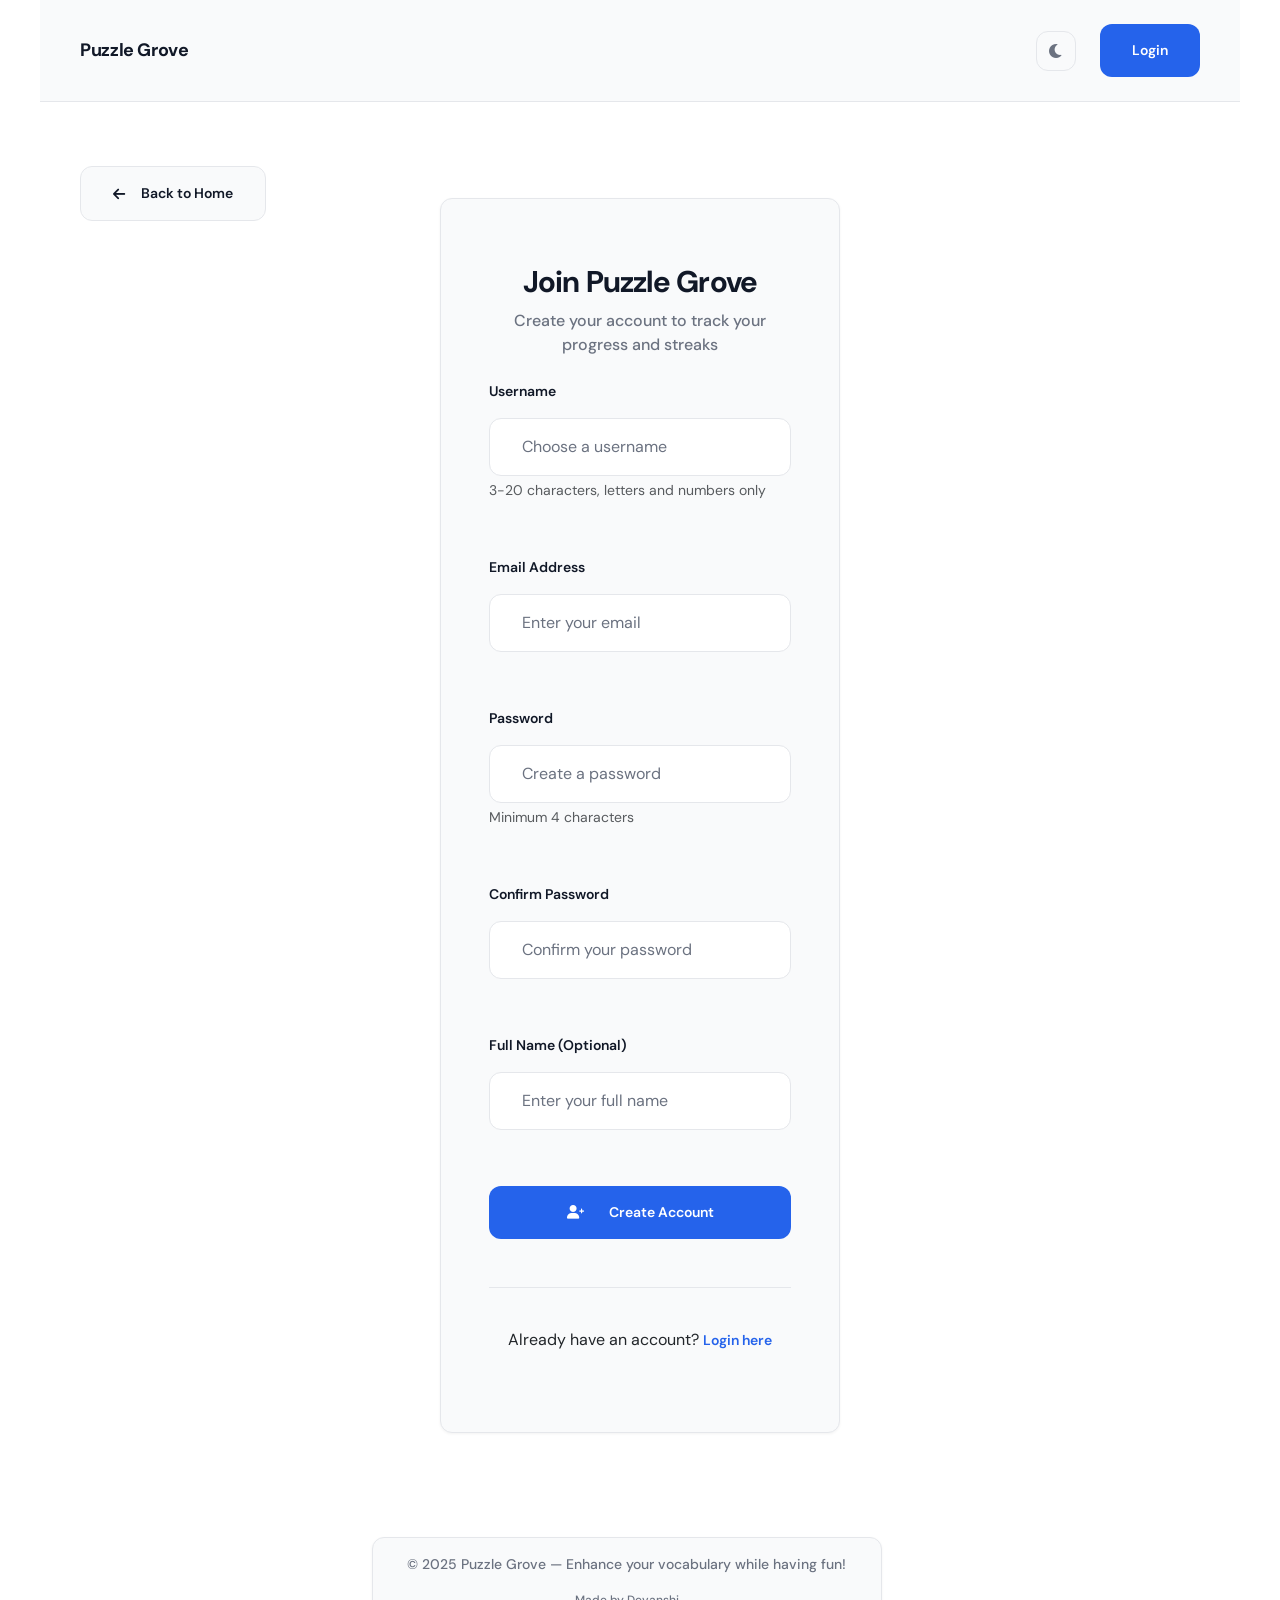
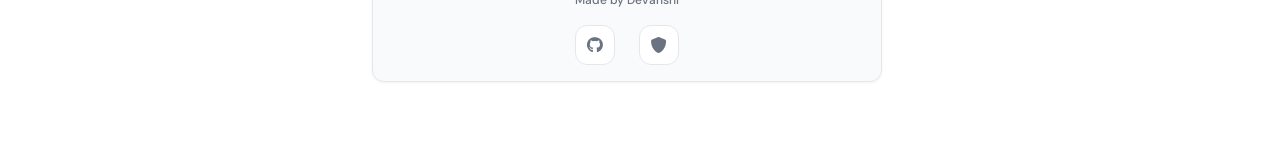
<file: register.html>
<!DOCTYPE html>
<html lang="en">
<head>
    <meta charset="UTF-8">
    <meta name="viewport" content="width=device-width, initial-scale=1.0">
    <title>Register - Puzzle Grove</title>
    <script>(function(){try{if(localStorage.getItem('puzzleGroveTheme')==='dark')document.documentElement.setAttribute('data-theme','dark');}catch(e){}})();</script>
    <link href="https://fonts.googleapis.com/css2?family=DM+Sans:ital,opsz,wght@0,9..40,400;0,9..40,500;0,9..40,600;0,9..40,700&family=Plus+Jakarta+Sans:wght@500;600;700&display=swap" rel="stylesheet">
    <link href="https://cdnjs.cloudflare.com/ajax/libs/font-awesome/6.0.0/css/all.min.css" rel="stylesheet">
    <link href="https://cdn.jsdelivr.net/npm/bootstrap@5.3.2/dist/css/bootstrap.min.css" rel="stylesheet" integrity="sha384-T3c6CoIi6uLrA9TneNEoa7RxnatzjcDSCmG1MXxSR1GAsXEV/Dwwykc2MPK8M2HN" crossorigin="anonymous">
    <link rel="stylesheet" href="index.css">
</head>
<body>
    <div class="animated-bg">
        <div></div>
        <div></div>
        <div></div>
    </div>
    <div id="layout-header-slot"></div>
    <main id="layout-main">
    <div class="container">
    <a href="index.html" class="back-home">
        <i class="fas fa-arrow-left"></i>
        Back to Home
    </a>
    <div class="auth-container">
        <div class="auth-card card">
            <header class="page-header page-header--centered">
                <div class="page-header__inner">
                    <div class="page-header__content">
                        <h1 class="page-header__title">Join Puzzle Grove</h1>
                        <p class="page-header__subtitle">Create your account to track your progress and streaks</p>
                    </div>
                </div>
            </header>

            <div id="errorMessage" class="error-message"></div>
            <div id="successMessage" class="success-message"></div>

            <form class="auth-form" id="registerForm" novalidate>
                <div class="form-group mb-3">
                    <label for="username" class="form-label">Username</label>
                    <input 
                        type="text" 
                        id="username" 
                        name="username" 
                        class="input form-control"
                        required 
                        placeholder="Choose a username"
                        autocomplete="username"
                        minlength="3"
                        maxlength="20"
                    >
                    <div class="invalid-feedback" id="username-feedback"></div>
                    <small class="form-text text-muted">
                        3-20 characters, letters and numbers only
                    </small>
                </div>

                <div class="form-group mb-3">
                    <label for="email" class="form-label">Email Address</label>
                    <input 
                        type="email" 
                        id="email" 
                        name="email" 
                        class="input form-control"
                        required 
                        placeholder="Enter your email"
                        autocomplete="email"
                    >
                    <div class="invalid-feedback" id="email-feedback"></div>
                </div>

                <div class="form-group mb-3">
                    <label for="password" class="form-label">Password</label>
                    <input 
                        type="password" 
                        id="password" 
                        name="password" 
                        class="input form-control"
                        required 
                        placeholder="Create a password"
                        autocomplete="new-password"
                        minlength="4"
                    >
                    <div class="invalid-feedback" id="password-feedback"></div>
                    <small class="form-text text-muted">
                        Minimum 4 characters
                    </small>
                </div>

                <div class="form-group mb-3">
                    <label for="confirmPassword" class="form-label">Confirm Password</label>
                    <input 
                        type="password" 
                        id="confirmPassword" 
                        name="confirmPassword" 
                        class="input form-control"
                        required 
                        placeholder="Confirm your password"
                        autocomplete="new-password"
                        minlength="4"
                    >
                    <div class="invalid-feedback" id="confirmPassword-feedback"></div>
                </div>

                <div class="form-group mb-3">
                    <label for="fullName" class="form-label">Full Name (Optional)</label>
                    <input 
                        type="text" 
                        id="fullName" 
                        name="fullName" 
                        class="input form-control"
                        placeholder="Enter your full name"
                        autocomplete="name"
                    >
                </div>

                <button type="submit" class="btn btn-primary w-100" id="registerBtn">
                    <i class="fas fa-user-plus me-2"></i>
                    Create Account
                </button>
            </form>

            <div class="auth-links">
                <p>Already have an account? <a href="login.html">Login here</a></p>
            </div>
            </div>
        </div>
    </div>
    </div>
    </main>
    <div id="layout-footer-slot"></div>

    <script src="database.js"></script>
    <script src="theme-toggle.js"></script>
    <script src="layout/layout.js"></script>
    <script src="layout/layout-auth.js"></script>
    <script>
        class RegisterManager {
            constructor() {
                this.reservedUsernames = ['admin', 'devanshi', 'user', 'guest', 'test'];
                this.init();
            }

            init() {
                const form = document.getElementById('registerForm');
                form.addEventListener('submit', (e) => {
                    this.handleRegister(e);
                });

                // Add real-time validation
                document.getElementById('username').addEventListener('blur', () => {
                    this.validateUsername();
                });

                document.getElementById('email').addEventListener('blur', () => {
                    this.validateEmail();
                });

                document.getElementById('password').addEventListener('blur', () => {
                    this.validatePassword();
                });

                document.getElementById('confirmPassword').addEventListener('blur', () => {
                    this.validatePasswordMatch();
                });
            }

            async handleRegister(e) {
                e.preventDefault();
                
                const formData = this.getFormData();
                this.clearMessages();
                
                // Validate form
                if (!this.validateForm(formData)) {
                    return;
                }
                
                try {
                    // Register user in database
                    const user = await window.dbManager.registerUser(formData);
                    this.showSuccess('Account created successfully! Redirecting to login...');
                    
                    // Auto-redirect to login
                    setTimeout(() => {
                        window.location.href = 'login.html';
                    }, 2000);
                } catch (error) {
                    this.showError(error.message || 'Failed to create account. Please try again.');
                }
            }

            getFormData() {
                return {
                    username: document.getElementById('username').value.trim(),
                    email: document.getElementById('email').value.trim(),
                    password: document.getElementById('password').value,
                    confirmPassword: document.getElementById('confirmPassword').value,
                    fullName: document.getElementById('fullName').value.trim()
                };
            }

            validateForm(data) {
                let isValid = true;

                // Validate all fields
                if (!this.validateUsername()) isValid = false;
                if (!this.validateEmail()) isValid = false;
                if (!this.validatePassword()) isValid = false;
                if (!this.validatePasswordMatch()) isValid = false;

                return isValid;
            }

            validateUsername() {
                const username = document.getElementById('username');
                const feedback = document.getElementById('username-feedback');
                const value = username.value.trim();

                if (!value) {
                    username.classList.add('is-invalid');
                    feedback.textContent = 'Username is required.';
                    return false;
                } else if (value.length < 3 || value.length > 20) {
                    username.classList.add('is-invalid');
                    feedback.textContent = 'Username must be between 3-20 characters.';
                    return false;
                } else if (!/^[a-zA-Z0-9]+$/.test(value)) {
                    username.classList.add('is-invalid');
                    feedback.textContent = 'Username can only contain letters and numbers.';
                    return false;
                } else if (this.reservedUsernames.includes(value.toLowerCase())) {
                    username.classList.add('is-invalid');
                    feedback.textContent = 'This username is reserved. Please choose a different one.';
                    return false;
                } else {
                    username.classList.remove('is-invalid');
                    username.classList.add('is-valid');
                    return true;
                }
            }

            validateEmail() {
                const email = document.getElementById('email');
                const feedback = document.getElementById('email-feedback');
                const value = email.value.trim();
                const emailRegex = /^[^\s@]+@[^\s@]+\.[^\s@]+$/;

                if (!value) {
                    email.classList.add('is-invalid');
                    feedback.textContent = 'Email is required.';
                    return false;
                } else if (!emailRegex.test(value)) {
                    email.classList.add('is-invalid');
                    feedback.textContent = 'Please enter a valid email address.';
                    return false;
                } else {
                    email.classList.remove('is-invalid');
                    email.classList.add('is-valid');
                    return true;
                }
            }

            validatePassword() {
                const password = document.getElementById('password');
                const feedback = document.getElementById('password-feedback');
                const value = password.value;

                if (!value) {
                    password.classList.add('is-invalid');
                    feedback.textContent = 'Password is required.';
                    return false;
                } else if (value.length < 4) {
                    password.classList.add('is-invalid');
                    feedback.textContent = 'Password must be at least 4 characters long.';
                    return false;
                } else {
                    password.classList.remove('is-invalid');
                    password.classList.add('is-valid');
                    return true;
                }
            }

            validatePasswordMatch() {
                const password = document.getElementById('password').value;
                const confirmPassword = document.getElementById('confirmPassword');
                const feedback = document.getElementById('confirmPassword-feedback');
                const value = confirmPassword.value;

                if (!value) {
                    confirmPassword.classList.add('is-invalid');
                    feedback.textContent = 'Please confirm your password.';
                    return false;
                } else if (password !== value) {
                    confirmPassword.classList.add('is-invalid');
                    feedback.textContent = 'Passwords do not match.';
                    return false;
                } else {
                    confirmPassword.classList.remove('is-invalid');
                    confirmPassword.classList.add('is-valid');
                    return true;
                }
            }



            showError(message) {
                const errorDiv = document.getElementById('errorMessage');
                errorDiv.textContent = message;
                errorDiv.style.display = 'block';
                
                // Scroll to top to show error
                document.querySelector('.auth-card').scrollIntoView({ behavior: 'smooth' });
            }

            showSuccess(message) {
                const successDiv = document.getElementById('successMessage');
                successDiv.textContent = message;
                successDiv.style.display = 'block';
                
                // Scroll to top to show success
                document.querySelector('.auth-card').scrollIntoView({ behavior: 'smooth' });
            }

            clearMessages() {
                document.getElementById('errorMessage').style.display = 'none';
                document.getElementById('successMessage').style.display = 'none';
            }
        }

        // Initialize register manager
        new RegisterManager();

        // Add enter key support for form submission
        document.addEventListener('keydown', (e) => {
            if (e.key === 'Enter' && e.target.closest('.auth-form')) {
                e.preventDefault();
                document.getElementById('registerForm').dispatchEvent(new Event('submit'));
            }
        });
    </script>
    <script src="https://cdn.jsdelivr.net/npm/bootstrap@5.3.2/dist/js/bootstrap.bundle.min.js" integrity="sha384-C6RzsynM9kWDrMNeT87bh95OGNyZPhcTNXj1NW7RuBCsyN/o0jlpcV8Qyq46cDfL" crossorigin="anonymous"></script>
</body>
</html>
</file>
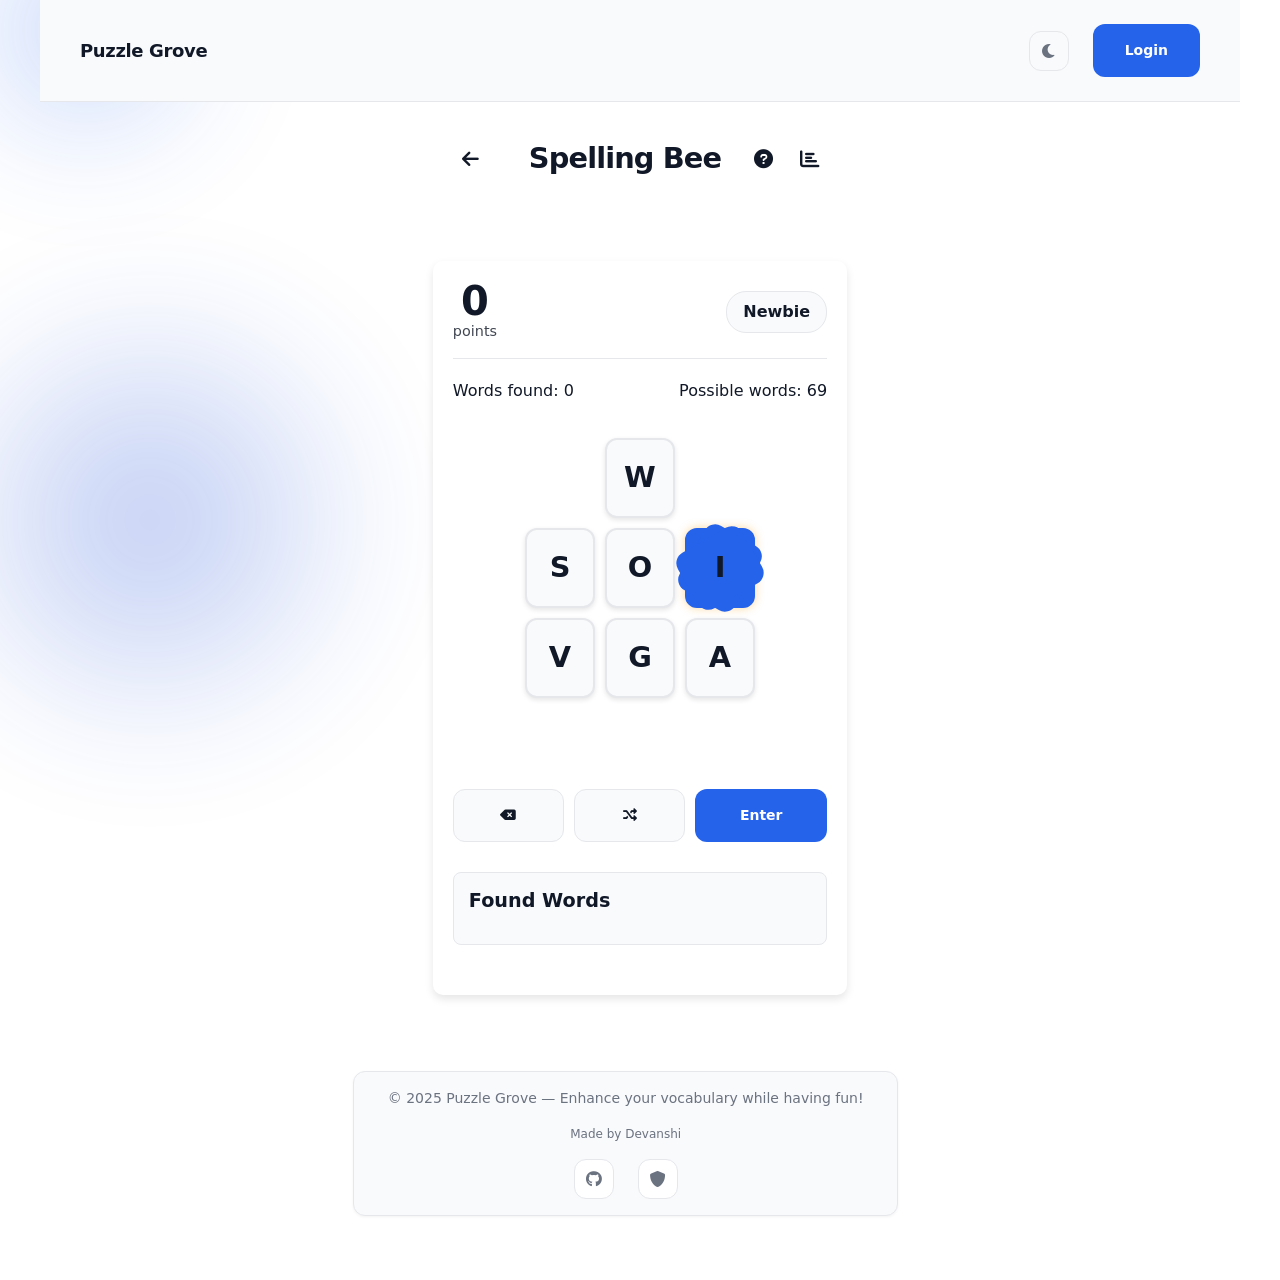
<file: spellingbee.html>
<!DOCTYPE html>
<html lang="en">
<head>
    <meta charset="UTF-8">
    <meta name="viewport" content="width=device-width, initial-scale=1.0">
    <title>Spelling Bee - Puzzle Grove</title>
    <script>(function(){try{if(localStorage.getItem('puzzleGroveTheme')==='dark')document.documentElement.setAttribute('data-theme','dark');}catch(e){}})();</script>
    <link href="https://cdnjs.cloudflare.com/ajax/libs/font-awesome/6.0.0/css/all.min.css" rel="stylesheet">
    <link href="https://cdn.jsdelivr.net/npm/bootstrap@5.3.2/dist/css/bootstrap.min.css" rel="stylesheet" integrity="sha384-T3c6CoIi6uLrA9TneNEoa7RxnatzjcDSCmG1MXxSR1GAsXEV/Dwwykc2MPK8M2HN" crossorigin="anonymous">
    <link rel="stylesheet" href="index.css">
    <link rel="stylesheet" href="spellingbee.css">
</head>
<body>
    <div class="animated-bg spellingbee-bg">
        <div></div>
        <div></div>
        <div></div>
    </div>
    <div id="layout-header-slot"></div>
    <main id="layout-main">
    <div class="spellingbee-container">
    <header class="page-header page-header--with-back game-header">
        <div class="page-header__inner">
            <div class="page-header__back">
                <a href="index.html" class="back-button">
                    <i class="fas fa-arrow-left"></i>
                </a>
            </div>
            <div class="page-header__content">
                <h1 class="page-header__title">Spelling Bee</h1>
            </div>
            <div class="page-header__actions game-actions">
                <button id="helpBtn" class="icon-button" aria-label="Help">
                    <i class="fas fa-question-circle"></i>
                </button>
                <button id="statsBtn" class="icon-button" aria-label="Statistics">
                    <i class="fas fa-chart-bar"></i>
                </button>
            </div>
        </div>
    </header>

    <div class="spellingbee-game">
        <div id="messageDisplay" class="message-display"></div>
        
        <div class="game-container">
            <div class="score-section">
                <div class="score-display">
                    <div id="current-score">0</div>
                    <div class="score-label">points</div>
                </div>
                <div class="rank-display">
                    <div id="current-rank">Beginner</div>
                </div>
            </div>

            <div class="game-status">
                <div class="found-counter">
                    <span>Words found:</span>
                    <span id="found-count">0</span>
                </div>
                <div class="total-counter">
                    <span>Possible words:</span>
                    <span id="total-possible">?</span>
                </div>
            </div>

            <div class="hive-container">
                <div class="hive">
                    <div class="hex-row">
                        <div class="hex-cell" data-letter=""></div>
                    </div>
                    <div class="hex-row">
                        <div class="hex-cell" data-letter=""></div>
                        <div class="hex-cell center required" data-letter=""></div>
                        <div class="hex-cell" data-letter=""></div>
                    </div>
                    <div class="hex-row">
                        <div class="hex-cell" data-letter=""></div>
                        <div class="hex-cell" data-letter=""></div>
                        <div class="hex-cell" data-letter=""></div>
                    </div>
                </div>
            </div>

            <div class="input-section">
                <div class="word-display" id="current-word"></div>
                <div class="button-row">
                    <button id="delete-btn" class="control-button" aria-label="Delete last letter">
                        <i class="fas fa-backspace"></i>
                    </button>
                    <button id="shuffle-btn" class="control-button" aria-label="Shuffle letters">
                        <i class="fas fa-random"></i>
                    </button>
                    <button id="enter-btn" class="primary-button" aria-label="Submit word">Enter</button>
                </div>
            </div>

            <div class="found-words">
                <h3>Found Words</h3>
                <div id="words-list"></div>
            </div>

            <!-- NYT style: no New Game or Reveal All controls -->
        </div>
    </div>
    </div>

    <!-- Help Modal -->
    <div id="helpModal" class="modal">
        <div class="modal-content">
            <div class="modal-header">
                <h2>How to Play</h2>
                <span class="close">&times;</span>
            </div>
            <div class="modal-body">
                <p>Create words using the available letters in the honeycomb!</p>
                <ul>
                    <li>Words must be at least 4 letters long.</li>
                    <li>Words must include the center letter (highlighted in yellow).</li>
                    <li>Letters can be used more than once.</li>
                    <li>Scoring uses Scrabble letter values (A=1, B=3, C=3, D=2, ... Q=10, Z=10).</li>
                    <li>Pangrams (using all 7 letters) are allowed but have no extra bonus.</li>
                </ul>
                <p>Ranks:</p>
                <ul>
                    <li>Beginner: 0% of possible points</li>
                    <li>Good Start: 2%</li>
                    <li>Moving Up: 5%</li>
                    <li>Good: 8%</li>
                    <li>Solid: 15%</li>
                    <li>Nice: 25%</li>
                    <li>Great: 40%</li>
                    <li>Amazing: 50%</li>
                    <li>Genius: 70%</li>
                    <li>Queen Bee: 100%</li>
                </ul>
            </div>
        </div>
    </div>
    
    <!-- Stats Modal -->
    <div id="statsModal" class="modal">
        <div class="modal-content">
            <div class="modal-header">
                <h2>Statistics</h2>
                <span class="close">&times;</span>
            </div>
            <div class="modal-body">
                <div class="stats-grid">
                    <div class="stat-item">
                        <div id="gamesPlayed" class="stat-value">0</div>
                        <div class="stat-label">Games Played</div>
                    </div>
                    <div class="stat-item">
                        <div id="totalScore" class="stat-value">0</div>
                        <div class="stat-label">Total Score</div>
                    </div>
                    <div class="stat-item">
                        <div id="wordsFound" class="stat-value">0</div>
                        <div class="stat-label">Words Found</div>
                    </div>
                    <div class="stat-item">
                        <div id="pangrams" class="stat-value">0</div>
                        <div class="stat-label">Pangrams</div>
                    </div>
                </div>
                <div class="share-section">
                    <button id="shareButton" class="primary-button">
                        Share <i class="fas fa-share-alt"></i>
                    </button>
                </div>
            </div>
        </div>
    </div>
    
    <!-- Removed standalone Game End modal; we use Stats modal like NYT -->
    <!-- Removed Reveal All modal for NYT style -->
    </main>
    <div id="layout-footer-slot"></div>

    <script src="database.js"></script>
    <script src="theme-toggle.js"></script>
    <script src="layout/layout.js"></script>
    <script src="layout/layout-auth.js"></script>
    <script src="spellingbee.js"></script>
    <script src="https://cdn.jsdelivr.net/npm/bootstrap@5.3.2/dist/js/bootstrap.bundle.min.js" integrity="sha384-C6RzsynM9kWDrMNeT87bh95OGNyZPhcTNXj1NW7RuBCsyN/o0jlpcV8Qyq46cDfL" crossorigin="anonymous"></script>
</body>
</html>
</file>
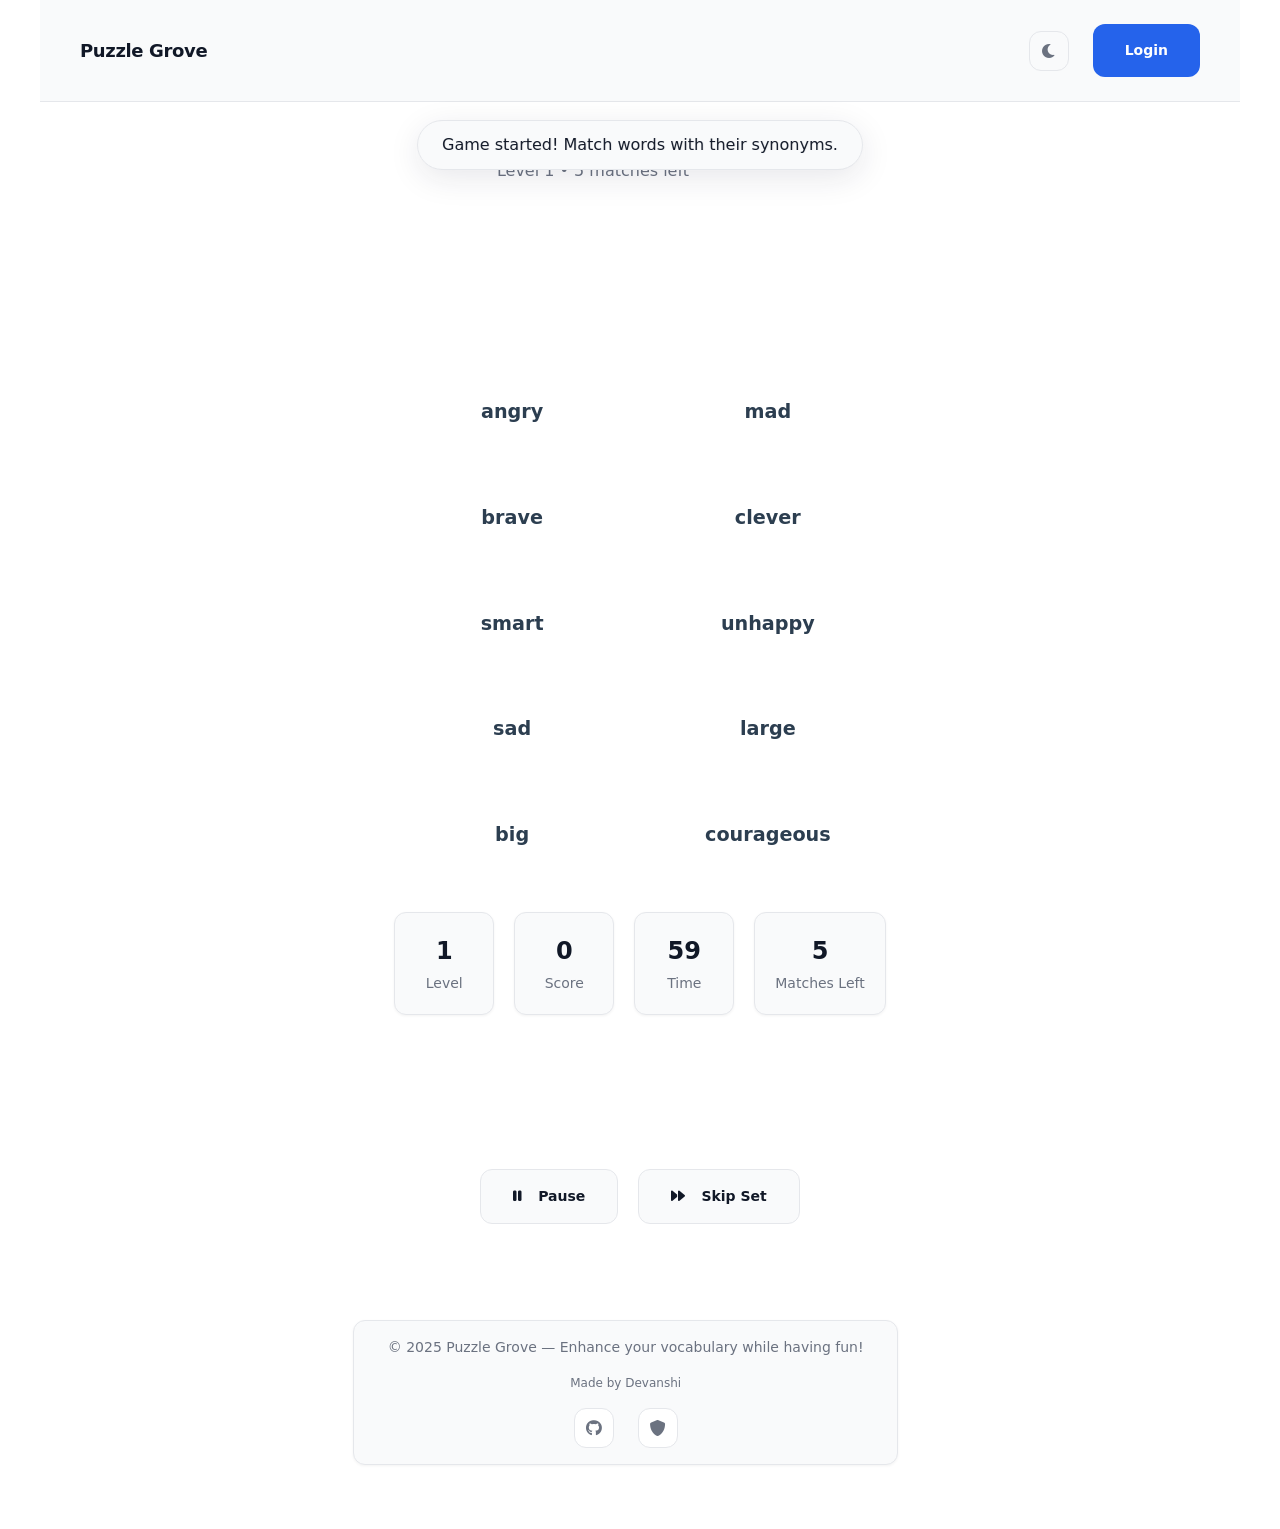
<file: synonym.html>
<!DOCTYPE html>
<html lang="en">
<head>
    <meta charset="UTF-8">
    <meta name="viewport" content="width=device-width, initial-scale=1.0">
    <title>Synonym Match - Puzzle Grove</title>
    <script>(function(){try{if(localStorage.getItem('puzzleGroveTheme')==='dark')document.documentElement.setAttribute('data-theme','dark');}catch(e){}})();</script>
    <link href="https://fonts.googleapis.com/css2?family=Montserrat:wght@300;700&family=Quicksand:wght@400;500;600&family=Clear+Sans:wght@400;500;700&display=swap" rel="stylesheet">
    <link href="https://cdnjs.cloudflare.com/ajax/libs/font-awesome/6.0.0/css/all.min.css" rel="stylesheet">
    <link href="https://cdn.jsdelivr.net/npm/bootstrap@5.3.2/dist/css/bootstrap.min.css" rel="stylesheet" integrity="sha384-T3c6CoIi6uLrA9TneNEoa7RxnatzjcDSCmG1MXxSR1GAsXEV/Dwwykc2MPK8M2HN" crossorigin="anonymous">
    <link rel="stylesheet" href="index.css">
    <link rel="stylesheet" href="synonym.css">
</head>
<body>
    <div class="animated-bg synonym-bg">
        <div></div>
        <div></div>
        <div></div>
    </div>
    <div id="layout-header-slot"></div>
    <main id="layout-main">
    <header class="page-header page-header--with-back game-header">
        <div class="page-header__inner">
            <div class="page-header__back">
                <a href="index.html" class="back-button">
                    <i class="fas fa-arrow-left"></i>
                </a>
            </div>
            <div class="page-header__content">
                <h1 class="page-header__title">Synonym Match</h1>
                <p class="page-header__subtitle game-info" id="gameInfo">Level 1 • Find matching words!</p>
            </div>
            <div class="page-header__actions game-actions">
                <button id="hintBtn" class="icon-button" aria-label="Hint">
                    <i class="fas fa-lightbulb"></i>
                </button>
                <button id="newGameBtn" class="icon-button" aria-label="New Game">
                    <i class="fas fa-refresh"></i>
                </button>
                <button id="settingsBtn" class="icon-button" aria-label="Settings">
                    <i class="fas fa-cog"></i>
                </button>
            </div>
        </div>
    </header>

    <div class="synonym-game">
        <div id="messageDisplay" class="message-display"></div>
        
        <div class="game-container">
            <div class="synonym-container">
                <div class="words-grid" id="wordsGrid">
                    <!-- Synonym word cards will be generated here -->
                </div>
            </div>

            <div class="game-stats">
                <div class="stat-item">
                    <div class="stat-value" id="currentLevel">1</div>
                    <div class="stat-label">Level</div>
                </div>
                <div class="stat-item">
                    <div class="stat-value" id="currentScore">0</div>
                    <div class="stat-label">Score</div>
                </div>
                <div class="stat-item">
                    <div class="stat-value" id="timeLeft">60</div>
                    <div class="stat-label">Time</div>
                </div>
                <div class="stat-item">
                    <div class="stat-value" id="matchesLeft">5</div>
                    <div class="stat-label">Matches Left</div>
                </div>
            </div>

            <div class="progress-container">
                <div class="progress-bar">
                    <div class="progress-fill" id="progressFill"></div>
                </div>
                <div class="progress-text" id="progressText">0 / 5 matches</div>
            </div>

            <div class="game-controls">
                <button id="pauseBtn" class="control-button">
                    <i class="fas fa-pause"></i> Pause
                </button>
                <button id="skipBtn" class="control-button">
                    <i class="fas fa-forward"></i> Skip Set
                </button>
                <button id="nextLevelBtn" class="primary-button" style="display: none;">
                    <i class="fas fa-arrow-right"></i> Next Level
                </button>
            </div>
        </div>
    </div>
    
    <!-- Settings Modal -->
    <div id="settingsModal" class="modal">
        <div class="modal-content">
            <div class="modal-header">
                <h2>Settings</h2>
                <span class="close">&times;</span>
            </div>
            <div class="modal-body">
                <div class="setting-item">
                    <span>Difficulty Level</span>
                    <select id="difficultySelect" class="setting-select">
                        <option value="easy">Easy (Common words)</option>
                        <option value="medium" selected>Medium (Mixed difficulty)</option>
                        <option value="hard">Hard (Advanced vocabulary)</option>
                    </select>
                </div>
                <div class="setting-item">
                    <span>Game Mode</span>
                    <select id="gameModeSelect" class="setting-select">
                        <option value="timed" selected>Timed (60 seconds per level)</option>
                        <option value="relaxed">Relaxed (No time limit)</option>
                        <option value="challenge">Challenge (30 seconds per level)</option>
                    </select>
                </div>
                <div class="setting-item">
                    <span>Show Definitions</span>
                    <label class="toggle">
                        <input type="checkbox" id="showDefinitionsToggle" checked>
                        <span class="toggle-slider"></span>
                    </label>
                </div>
                <div class="setting-item">
                    <span>Dark Theme</span>
                    <label class="toggle">
                        <input type="checkbox" id="darkThemeToggle">
                        <span class="toggle-slider"></span>
                    </label>
                </div>
                <div class="setting-item">
                    <span>Sound Effects</span>
                    <label class="toggle">
                        <input type="checkbox" id="soundToggle" checked>
                        <span class="toggle-slider"></span>
                    </label>
                </div>
            </div>
        </div>
    </div>
    
    <!-- Hint Modal -->
    <div id="hintModal" class="modal">
        <div class="modal-content">
            <div class="modal-header">
                <h2>Hint</h2>
                <span class="close">&times;</span>
            </div>
            <div class="modal-body">
                <div id="hintContent">
                    <p>Look for words with similar meanings!</p>
                    <div class="hint-info">
                        <div class="hint-item">
                            <strong>Remaining Matches:</strong> <span id="hintMatches">5</span>
                        </div>
                        <div class="hint-item">
                            <strong>Tip:</strong> <span id="hintTip">Try to group words by their meanings</span>
                        </div>
                    </div>
                </div>
                <div class="hint-actions">
                    <button id="showMatchBtn" class="primary-button">
                        <i class="fas fa-eye"></i> Show One Match (Cost: 50 points)
                    </button>
                </div>
            </div>
        </div>
    </div>

    <!-- Pause Modal -->
    <div id="pauseModal" class="modal">
        <div class="modal-content">
            <div class="modal-header">
                <h2>Game Paused</h2>
                <span class="close">&times;</span>
            </div>
            <div class="modal-body">
                <div class="pause-info">
                    <p>Take your time! The game is paused.</p>
                    <div class="pause-stats">
                        <div class="pause-stat">
                            <span>Current Level:</span>
                            <span id="pauseLevel">1</span>
                        </div>
                        <div class="pause-stat">
                            <span>Score:</span>
                            <span id="pauseScore">0</span>
                        </div>
                        <div class="pause-stat">
                            <span>Matches Left:</span>
                            <span id="pauseMatches">5</span>
                        </div>
                    </div>
                </div>
                <div class="pause-actions">
                    <button id="resumeBtn" class="primary-button">
                        <i class="fas fa-play"></i> Resume Game
                    </button>
                    <button id="restartBtn" class="control-button">
                        <i class="fas fa-refresh"></i> Restart Level
                    </button>
                </div>
            </div>
        </div>
    </div>

    <!-- Level Complete Modal -->
    <div id="levelCompleteModal" class="modal">
        <div class="modal-content">
            <div class="modal-header">
                <h2>Level Complete!</h2>
                <span class="close">&times;</span>
            </div>
            <div class="modal-body">
                <div class="level-complete-info">
                    <div class="completion-message">
                        <i class="fas fa-star"></i>
                        <h3 id="completionMessage">Great job!</h3>
                        <p id="completionDetails">You completed Level 1!</p>
                    </div>
                    <div class="level-stats">
                        <div class="level-stat">
                            <span>Time Bonus:</span>
                            <span id="timeBonus">+0</span>
                        </div>
                        <div class="level-stat">
                            <span>Level Score:</span>
                            <span id="levelScore">0</span>
                        </div>
                        <div class="level-stat">
                            <span>Total Score:</span>
                            <span id="totalScore">0</span>
                        </div>
                    </div>
                </div>
                <div class="level-complete-actions">
                    <button id="continueBtn" class="primary-button">
                        <i class="fas fa-arrow-right"></i> Continue
                    </button>
                    <button id="shareScoreBtn" class="control-button">
                        <i class="fas fa-share"></i> Share Score
                    </button>
                </div>
            </div>
        </div>
    </div>

    <!-- Game Over Modal -->
    <div id="gameOverModal" class="modal">
        <div class="modal-content">
            <div class="modal-header">
                <h2 id="gameOverTitle">Time's Up!</h2>
                <span class="close">&times;</span>
            </div>
            <div class="modal-body">
                <div id="gameOverContent">
                    <div class="game-result" id="gameResult">
                        <i class="fas fa-clock"></i>
                        <h3>Game Over</h3>
                        <p id="gameOverMessage">Time ran out!</p>
                    </div>
                    <div class="final-stats">
                        <div class="final-stat">
                            <span>Final Level:</span>
                            <span id="finalLevel">1</span>
                        </div>
                        <div class="final-stat">
                            <span>Final Score:</span>
                            <span id="finalScore">0</span>
                        </div>
                        <div class="final-stat">
                            <span>Total Matches:</span>
                            <span id="totalMatches">0</span>
                        </div>
                        <div class="final-stat">
                            <span>Best Score:</span>
                            <span id="bestScore">0</span>
                        </div>
                    </div>
                </div>
                <div class="game-over-actions">
                    <button id="playAgainBtn" class="primary-button">
                        <i class="fas fa-play"></i> Play Again
                    </button>
                    <button id="shareResultBtn" class="control-button">
                        <i class="fas fa-share"></i> Share Result
                    </button>
                </div>
            </div>
        </div>
    </div>
    </main>
    <div id="layout-footer-slot"></div>

    <script src="database.js"></script>
    <script src="theme-toggle.js"></script>
    <script src="layout/layout.js"></script>
    <script src="layout/layout-auth.js"></script>
    <script src="synonym.js"></script>
    <script src="https://cdn.jsdelivr.net/npm/bootstrap@5.3.2/dist/js/bootstrap.bundle.min.js" integrity="sha384-C6RzsynM9kWDrMNeT87bh95OGNyZPhcTNXj1NW7RuBCsyN/o0jlpcV8Qyq46cDfL" crossorigin="anonymous"></script>
</body>
</html>
</file>
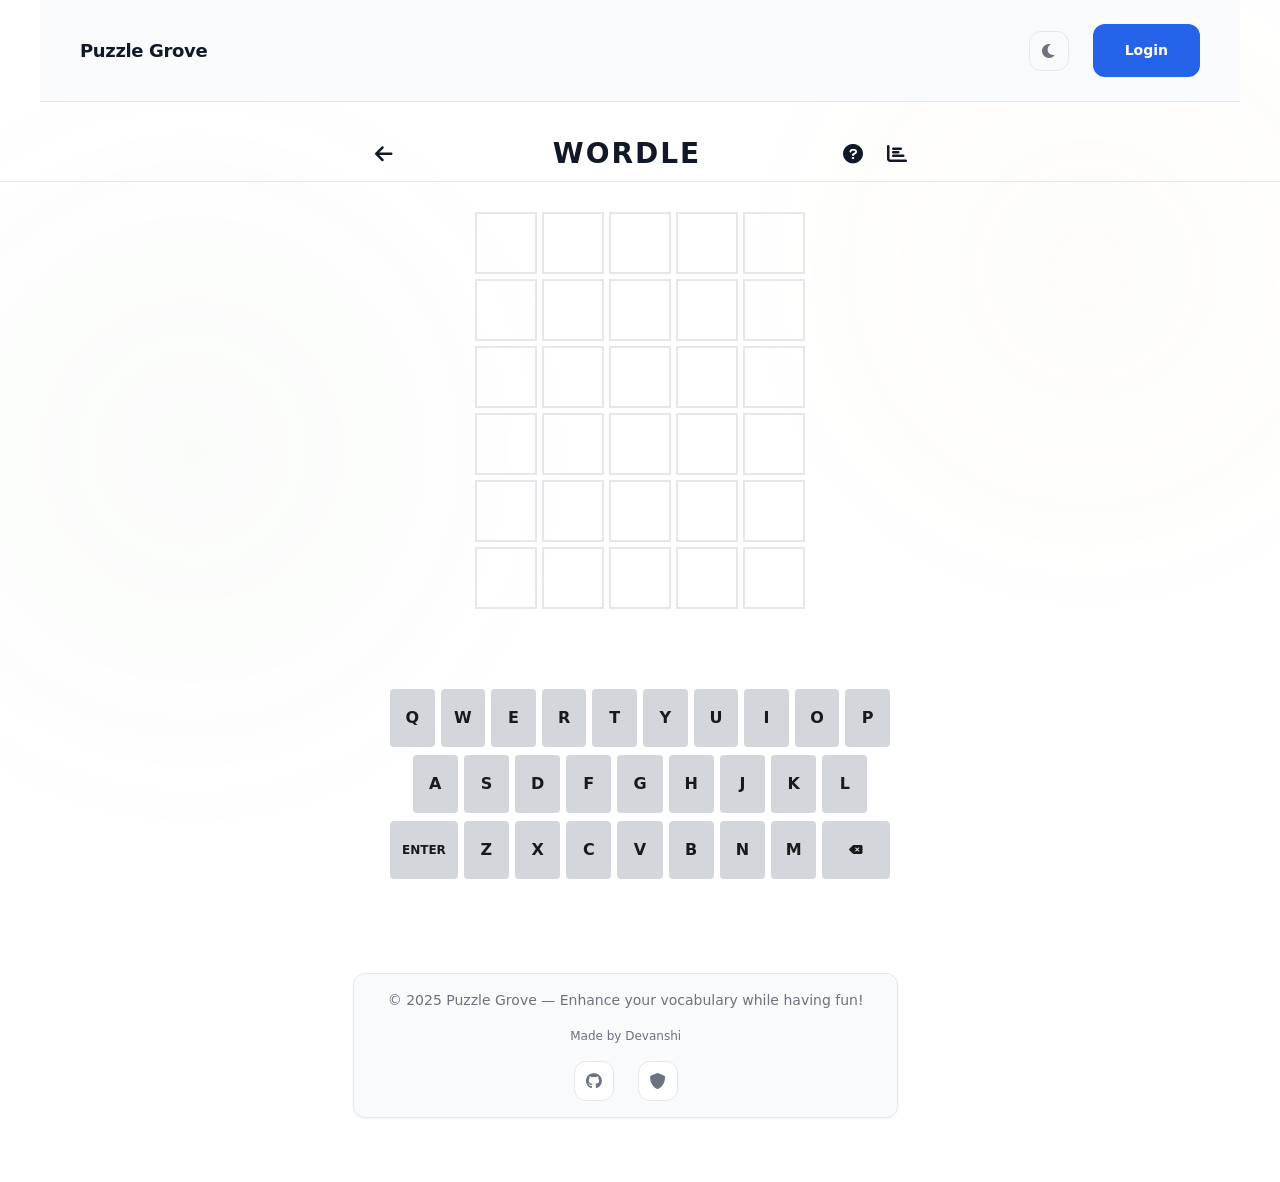
<file: wordle.html>
<!DOCTYPE html>
<html lang="en">
<head>
    <meta charset="UTF-8">
    <meta name="viewport" content="width=device-width, initial-scale=1.0">
    <title>Wordle - Puzzle Grove</title>
    <script>(function(){try{if(localStorage.getItem('puzzleGroveTheme')==='dark')document.documentElement.setAttribute('data-theme','dark');}catch(e){}})();</script>
    <link href="https://cdnjs.cloudflare.com/ajax/libs/font-awesome/6.0.0/css/all.min.css" rel="stylesheet">
    <link href="https://cdn.jsdelivr.net/npm/bootstrap@5.3.2/dist/css/bootstrap.min.css" rel="stylesheet" integrity="sha384-T3c6CoIi6uLrA9TneNEoa7RxnatzjcDSCmG1MXxSR1GAsXEV/Dwwykc2MPK8M2HN" crossorigin="anonymous">
    <link rel="stylesheet" href="index.css">
    <link rel="stylesheet" href="wordle.css">
</head>
<body>
    <div class="animated-bg wordle-bg">
        <div></div>
        <div></div>
        <div></div>
    </div>
    <div id="layout-header-slot"></div>
    <main id="layout-main">
    <div class="wordle-container">
    <header class="page-header page-header--with-back game-header">
        <div class="page-header__inner">
            <div class="page-header__back">
                <a href="index.html" class="back-button">
                    <i class="fas fa-arrow-left"></i>
                </a>
            </div>
            <div class="page-header__content">
                <h1 class="page-header__title">Wordle</h1>
            </div>
            <div class="page-header__actions game-actions">
                <button id="helpBtn" class="icon-button" aria-label="Help">
                    <i class="fas fa-question-circle"></i>
                </button>
                <button id="statsBtn" class="icon-button" aria-label="Statistics">
                    <i class="fas fa-chart-bar"></i>
                </button>
            </div>
        </div>
    </header>

    <main class="wordle-game">
        <div class="game-board">
            <!-- Rows for the game board (6 rows, 5 columns) -->
            <div class="board-row">
                <div class="tile" data-state="empty"></div>
                <div class="tile" data-state="empty"></div>
                <div class="tile" data-state="empty"></div>
                <div class="tile" data-state="empty"></div>
                <div class="tile" data-state="empty"></div>
            </div>
            <div class="board-row">
                <div class="tile" data-state="empty"></div>
                <div class="tile" data-state="empty"></div>
                <div class="tile" data-state="empty"></div>
                <div class="tile" data-state="empty"></div>
                <div class="tile" data-state="empty"></div>
            </div>
            <div class="board-row">
                <div class="tile" data-state="empty"></div>
                <div class="tile" data-state="empty"></div>
                <div class="tile" data-state="empty"></div>
                <div class="tile" data-state="empty"></div>
                <div class="tile" data-state="empty"></div>
            </div>
            <div class="board-row">
                <div class="tile" data-state="empty"></div>
                <div class="tile" data-state="empty"></div>
                <div class="tile" data-state="empty"></div>
                <div class="tile" data-state="empty"></div>
                <div class="tile" data-state="empty"></div>
            </div>
            <div class="board-row">
                <div class="tile" data-state="empty"></div>
                <div class="tile" data-state="empty"></div>
                <div class="tile" data-state="empty"></div>
                <div class="tile" data-state="empty"></div>
                <div class="tile" data-state="empty"></div>
            </div>
            <div class="board-row">
                <div class="tile" data-state="empty"></div>
                <div class="tile" data-state="empty"></div>
                <div class="tile" data-state="empty"></div>
                <div class="tile" data-state="empty"></div>
                <div class="tile" data-state="empty"></div>
            </div>
        </div>

        <!-- Message display area -->
        <div id="message-container"></div>

        <!-- Keyboard -->
        <div class="keyboard">
            <div class="keyboard-row">
                <button class="key" data-key="q">q</button>
                <button class="key" data-key="w">w</button>
                <button class="key" data-key="e">e</button>
                <button class="key" data-key="r">r</button>
                <button class="key" data-key="t">t</button>
                <button class="key" data-key="y">y</button>
                <button class="key" data-key="u">u</button>
                <button class="key" data-key="i">i</button>
                <button class="key" data-key="o">o</button>
                <button class="key" data-key="p">p</button>
            </div>
            <div class="keyboard-row">
                <div class="spacer half"></div>
                <button class="key" data-key="a">a</button>
                <button class="key" data-key="s">s</button>
                <button class="key" data-key="d">d</button>
                <button class="key" data-key="f">f</button>
                <button class="key" data-key="g">g</button>
                <button class="key" data-key="h">h</button>
                <button class="key" data-key="j">j</button>
                <button class="key" data-key="k">k</button>
                <button class="key" data-key="l">l</button>
                <div class="spacer half"></div>
            </div>
            <div class="keyboard-row">
                <button class="key key-wide" data-key="enter">enter</button>
                <button class="key" data-key="z">z</button>
                <button class="key" data-key="x">x</button>
                <button class="key" data-key="c">c</button>
                <button class="key" data-key="v">v</button>
                <button class="key" data-key="b">b</button>
                <button class="key" data-key="n">n</button>
                <button class="key" data-key="m">m</button>
                <button class="key key-wide" data-key="backspace">
                    <i class="fas fa-backspace"></i>
                </button>
            </div>
        </div>
    </main>

    <!-- Help Modal -->
    <div id="helpModal" class="modal">
        <div class="modal-content">
            <div class="modal-header">
                <h2>How to Play</h2>
                <span class="close">&times;</span>
            </div>
            <div class="modal-body">
                <p>Guess the <strong>WORDLE</strong> in 6 tries.</p>
                <p>Each guess must be a valid 5-letter word. Hit the enter button to submit.</p>
                <p>After each guess, the color of the tiles will change to show how close your guess was to the word.</p>
                
                <div class="examples">
                    <div class="example">
                        <div class="example-tiles">
                            <div class="tile example-tile correct">W</div>
                            <div class="tile example-tile">E</div>
                            <div class="tile example-tile">A</div>
                            <div class="tile example-tile">R</div>
                            <div class="tile example-tile">Y</div>
                        </div>
                        <p>The letter <strong>W</strong> is in the word and in the correct spot.</p>
                    </div>
                    
                    <div class="example">
                        <div class="example-tiles">
                            <div class="tile example-tile">P</div>
                            <div class="tile example-tile present">I</div>
                            <div class="tile example-tile">L</div>
                            <div class="tile example-tile">O</div>
                            <div class="tile example-tile">T</div>
                        </div>
                        <p>The letter <strong>I</strong> is in the word but in the wrong spot.</p>
                    </div>
                    
                    <div class="example">
                        <div class="example-tiles">
                            <div class="tile example-tile">V</div>
                            <div class="tile example-tile">A</div>
                            <div class="tile example-tile">G</div>
                            <div class="tile example-tile absent">U</div>
                            <div class="tile example-tile">E</div>
                        </div>
                        <p>The letter <strong>U</strong> is not in the word in any spot.</p>
                    </div>
                </div>
            </div>
        </div>
    </div>

    <!-- Stats Modal -->
    <div id="statsModal" class="modal">
        <div class="modal-content">
            <div class="modal-header">
                <h2>Statistics</h2>
                <span class="close">&times;</span>
            </div>
            <div class="modal-body">
                <div class="stats-container">
                    <div class="stat-box">
                        <div class="stat-number" id="gamesPlayed">0</div>
                        <div class="stat-label">Played</div>
                    </div>
                    <div class="stat-box">
                        <div class="stat-number" id="winPercentage">0</div>
                        <div class="stat-label">Win %</div>
                    </div>
                    <div class="stat-box">
                        <div class="stat-number" id="currentStreak">0</div>
                        <div class="stat-label">Current Streak</div>
                    </div>
                    <div class="stat-box">
                        <div class="stat-number" id="maxStreak">0</div>
                        <div class="stat-label">Max Streak</div>
                    </div>
                </div>
                
                <h3>Guess Distribution</h3>
                <div class="guess-distribution" id="guessDistribution">
                    <!-- Will be populated by JS -->
                </div>
                
                <div class="next-wordle">
                    <div id="countdown"></div>
                    <button id="shareButton" class="share-button">Share <i class="fas fa-share-alt"></i></button>
                </div>
            </div>
        </div>
    </div>

    <!-- Game End Modal -->
    <div id="gameEndModal" class="modal">
        <div class="modal-content">
            <div class="modal-header">
                <h2 id="gameEndTitle">Success!</h2>
                <span class="close">&times;</span>
            </div>
            <div class="modal-body">
                <p id="gameEndMessage"></p>
                <div class="word-reveal">
                    <p>The word was: <strong id="revealWord"></strong></p>
                </div>
                <div class="next-wordle">
                    <button id="playAgainButton" class="play-again-button">Play Again</button>
                    <button id="gameEndShareButton" class="share-button">Share <i class="fas fa-share-alt"></i></button>
                </div>
            </div>
        </div>
    </div>
    </div>
    </main>
    <div id="layout-footer-slot"></div>

    <script src="database.js"></script>
    <script src="theme-toggle.js"></script>
    <script src="layout/layout.js"></script>
    <script src="layout/layout-auth.js"></script>
    <script src="wordle.js"></script>
    <script src="https://cdn.jsdelivr.net/npm/bootstrap@5.3.2/dist/js/bootstrap.bundle.min.js" integrity="sha384-C6RzsynM9kWDrMNeT87bh95OGNyZPhcTNXj1NW7RuBCsyN/o0jlpcV8Qyq46cDfL" crossorigin="anonymous"></script>
</body>
</html>
</file>
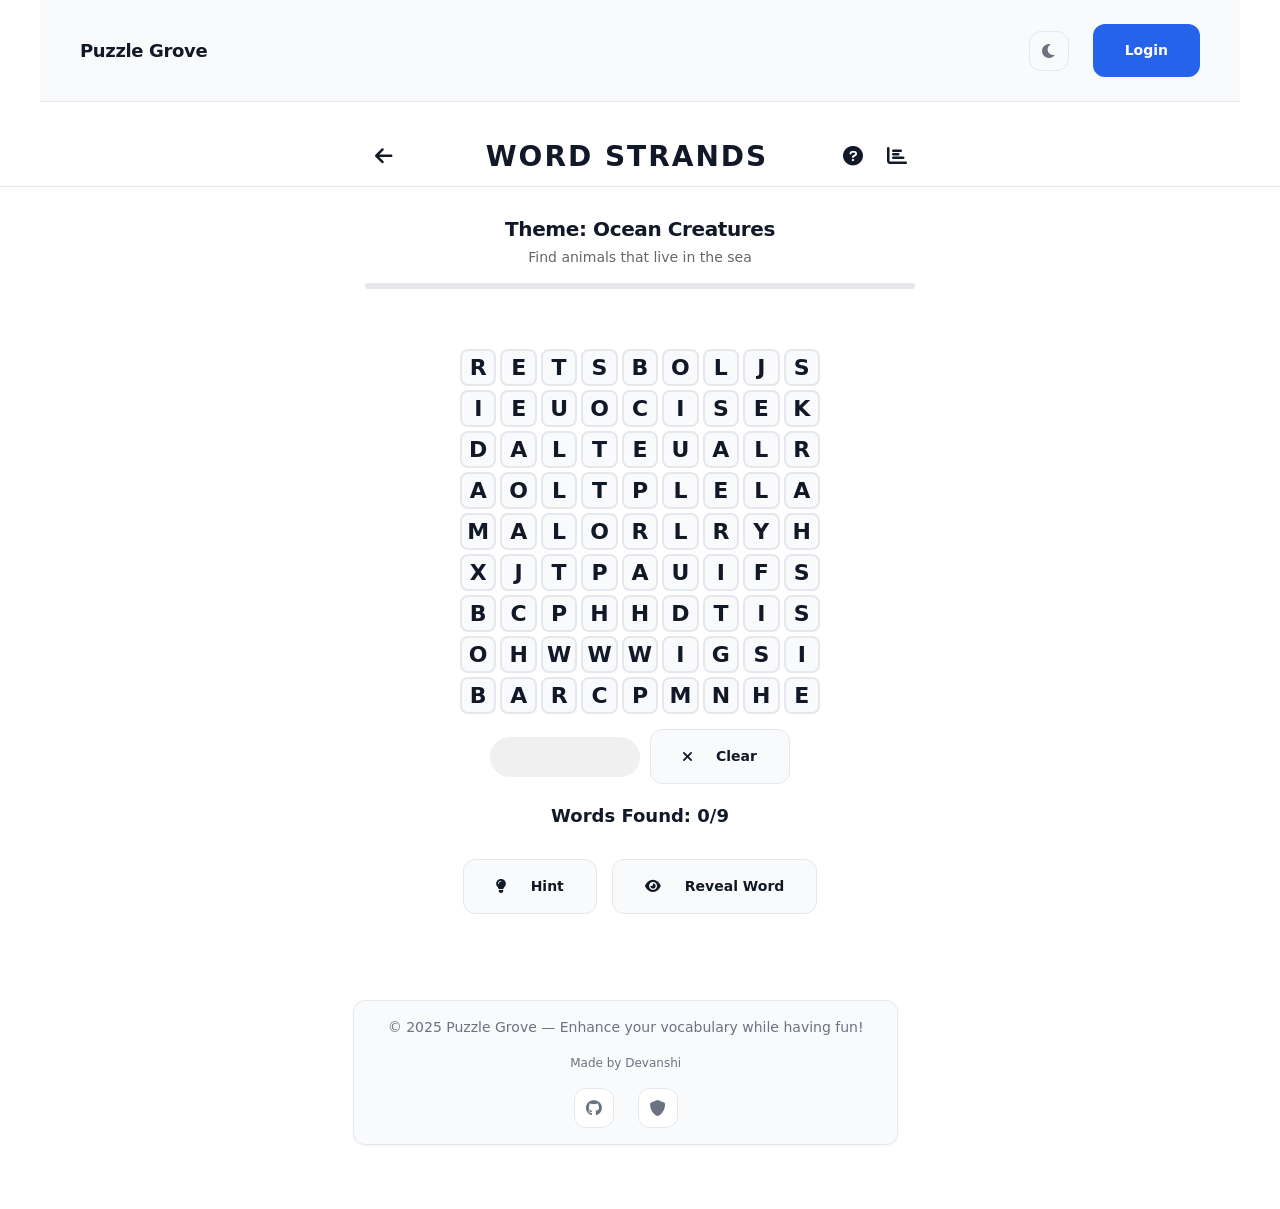
<file: wordsearch.html>
<!DOCTYPE html>
<html lang="en">
<head>
    <meta charset="UTF-8">
    <meta name="viewport" content="width=device-width, initial-scale=1.0">
    <title>Word Strands - Puzzle Grove</title>
    <script>(function(){try{if(localStorage.getItem('puzzleGroveTheme')==='dark')document.documentElement.setAttribute('data-theme','dark');}catch(e){}})();</script>
    <link href="https://cdnjs.cloudflare.com/ajax/libs/font-awesome/6.0.0/css/all.min.css" rel="stylesheet">
    <link href="https://cdn.jsdelivr.net/npm/bootstrap@5.3.2/dist/css/bootstrap.min.css" rel="stylesheet" integrity="sha384-T3c6CoIi6uLrA9TneNEoa7RxnatzjcDSCmG1MXxSR1GAsXEV/Dwwykc2MPK8M2HN" crossorigin="anonymous">
    <link rel="stylesheet" href="index.css">
    <link rel="stylesheet" href="wordsearch.css">
</head>
<body>
    <div class="animated-bg wordsearch-bg">
        <div></div>
        <div></div>
        <div></div>
    </div>
    <div id="layout-header-slot"></div>
    <main id="layout-main">
    <div class="wordsearch-container">
    <header class="page-header page-header--with-back game-header">
        <div class="page-header__inner">
            <div class="page-header__back">
                <a href="index.html" class="back-button">
                    <i class="fas fa-arrow-left"></i>
                </a>
            </div>
            <div class="page-header__content">
                <h1 class="page-header__title">Word Strands</h1>
            </div>
            <div class="page-header__actions game-actions">
                <button id="helpBtn" class="icon-button" aria-label="Help">
                    <i class="fas fa-question-circle"></i>
                </button>
                <button id="statsBtn" class="icon-button" aria-label="Statistics">
                    <i class="fas fa-chart-bar"></i>
                </button>
            </div>
        </div>
    </header>

    <main class="wordsearch-game">
        <div class="theme-container">
            <h2 class="theme-title">Theme: <span id="gameTheme">Loading...</span></h2>
            <div class="theme-desc" id="themeDescription">Finding words related to this theme...</div>
        </div>

        <div class="progress-bar-container">
            <div id="progressBar" class="progress-bar"></div>
        </div>

        <div id="messageDisplay" class="message-display"></div>
        
        <div class="game-board" id="gameBoard">
            <!-- Grid will be generated by JavaScript -->
        </div>
        
        <div class="current-word-container">
            <div id="currentWord" class="current-word"></div>
            <button id="clearWordBtn" class="control-button">
                <i class="fas fa-times"></i> Clear
            </button>
        </div>
        
        <div class="found-words-container">
            <h3>Words Found: <span id="foundWordsCount">0</span>/<span id="totalWordsCount">0</span></h3>
            <div id="foundWordsList" class="found-words-list"></div>
        </div>
        
        <div class="game-controls">
            <button id="hintBtn" class="control-button">
                <i class="fas fa-lightbulb"></i> Hint
            </button>
            <button id="revealBtn" class="control-button">
                <i class="fas fa-eye"></i> Reveal Word
            </button>
        </div>
    </main>
    
    <!-- Help Modal -->
    <div id="helpModal" class="modal">
        <div class="modal-content">
            <div class="modal-header">
                <h2>How to Play</h2>
                <span class="close">&times;</span>
            </div>
            <div class="modal-body">
                <p>Find words related to the given theme in the grid.</p>
                <ul>
                    <li>Select letters one by one to form words</li>
                    <li>You can only select letters that are adjacent (horizontally, vertically, or diagonally)</li>
                    <li>Words must be at least 4 letters long</li>
                    <li>The puzzle is complete when you find all hidden words</li>
                </ul>
                <p><strong>Hints:</strong> If you're stuck, use the hint button to highlight a letter of a hidden word.</p>
            </div>
        </div>
    </div>
    
    <!-- Stats Modal -->
    <div id="statsModal" class="modal">
        <div class="modal-content">
            <div class="modal-header">
                <h2>Statistics</h2>
                <span class="close">&times;</span>
            </div>
            <div class="modal-body">
                <div class="stats-grid">
                    <div class="stat-item">
                        <div id="gamesPlayed" class="stat-value">0</div>
                        <div class="stat-label">Played</div>
                    </div>
                    <div class="stat-item">
                        <div id="wordsFound" class="stat-value">0</div>
                        <div class="stat-label">Words Found</div>
                    </div>
                    <div class="stat-item">
                        <div id="hintsUsed" class="stat-value">0</div>
                        <div class="stat-label">Hints Used</div>
                    </div>
                    <div class="stat-item">
                        <div id="avgCompletionTime" class="stat-value">0</div>
                        <div class="stat-label">Avg. Time (min)</div>
                    </div>
                </div>
                <div class="share-section">
                    <button id="shareButton" class="primary-button">
                        Share <i class="fas fa-share-alt"></i>
                    </button>
                </div>
            </div>
        </div>
    </div>
    
    <!-- Game Complete Modal -->
    <div id="gameCompleteModal" class="modal">
        <div class="modal-content">
            <div class="modal-header">
                <h2>Puzzle Complete!</h2>
                <span class="close">&times;</span>
            </div>
            <div class="modal-body">
                <p id="completionMessage"></p>
                <div class="completion-details">
                    <div class="completion-item">
                        <span class="completion-label">Time:</span>
                        <span id="completionTime" class="completion-value"></span>
                    </div>
                    <div class="completion-item">
                        <span class="completion-label">Words Found:</span>
                        <span id="completionWordsFound" class="completion-value"></span>
                    </div>
                    <div class="completion-item">
                        <span class="completion-label">Hints Used:</span>
                        <span id="completionHintsUsed" class="completion-value"></span>
                    </div>
                </div>
                <div class="share-section">
                    <button id="gameEndShareButton" class="primary-button">
                        Share <i class="fas fa-share-alt"></i>
                    </button>
                </div>
                <div class="play-again-section">
                    <button id="playAgainButton" class="primary-button">
                        Play Again
                    </button>
                </div>
            </div>
        </div>
    </div>

    <!-- Word List Modal (for debug or revealed words) -->
    <div id="wordListModal" class="modal">
        <div class="modal-content">
            <div class="modal-header">
                <h2>Word List</h2>
                <span class="close">&times;</span>
            </div>
            <div class="modal-body">
                <div id="completeWordList" class="word-list"></div>
            </div>
        </div>
    </div>
    </div>
    </main>
    <div id="layout-footer-slot"></div>

    <script src="database.js"></script>
    <script src="theme-toggle.js"></script>
    <script src="layout/layout.js"></script>
    <script src="layout/layout-auth.js"></script>
    <script src="wordsearch.js"></script>
    <script src="https://cdn.jsdelivr.net/npm/bootstrap@5.3.2/dist/js/bootstrap.bundle.min.js" integrity="sha384-C6RzsynM9kWDrMNeT87bh95OGNyZPhcTNXj1NW7RuBCsyN/o0jlpcV8Qyq46cDfL" crossorigin="anonymous"></script>
</body>
</html>
</file>
<file: index.css>
/* Puzzle Grove – theme + reusable components */
@import url("src/styles/theme.css");
@import url("src/styles/components.css");

/* Global link styling */
a {
    color: var(--accent);
    text-decoration: none;
    transition: color var(--transition-base);
}

a:hover {
    color: var(--accent-hover);
    text-decoration: underline;
    text-underline-offset: 3px;
}

.back-home:hover,
a.back-button:hover {
    text-decoration: none;
}

/* Focus visible for keyboard navigation and accessibility */
button:focus-visible,
a:focus-visible,
[tabindex="0"]:focus-visible {
    outline: 2px solid var(--accent);
    outline-offset: 2px;
}

/* Shared layout header: full-width slot so header aligns with .container below */
#layout-header-slot {
    width: 100%;
}

.layout-header {
    display: flex;
    align-items: center;
    justify-content: space-between;
    padding: var(--space-3) var(--space-5);
    background: var(--card-bg);
    border-bottom: 1px solid var(--border);
    width: 100%;
    max-width: 1200px;
    margin: 0 auto;
    box-sizing: border-box;
}
.layout-logo {
    font-size: var(--text-lg);
    font-weight: 700;
    color: var(--primary-text);
    text-decoration: none;
    letter-spacing: -0.02em;
}
.layout-logo:hover {
    color: var(--accent);
    text-decoration: none;
}
.layout-header-actions {
    display: flex;
    align-items: center;
    gap: var(--space-3);
}

#layout-main {
    width: 100%;
    flex: 1;
    display: flex;
    flex-direction: column;
    align-items: center;
    padding-top: var(--space-3);
}

/* Page container: same max-width, padding, section spacing on every page */
.container {
    width: 100%;
    max-width: 1200px;
    margin: 0 auto;
    padding: var(--space-3);
    box-sizing: border-box;
    position: relative;
}
.container > * + * {
    margin-top: var(--space-3);
}

body {
    background: var(--bg);
    font-family: 'DM Sans', 'Plus Jakarta Sans', system-ui, -apple-system, sans-serif;
    font-size: var(--text-base);
    line-height: var(--leading-normal);
    margin: 0;
    min-height: 100vh;
    display: flex;
    flex-direction: column;
    align-items: center;
    background-attachment: fixed;
    color: var(--primary-text);
    -webkit-font-smoothing: antialiased;
    -moz-osx-font-smoothing: grayscale;
}

.header {
    margin-top: 0;
    margin-bottom: 0;
    margin-left: auto;
    margin-right: auto;
    padding: var(--space-8) var(--space-6);
    display: flex;
    flex-direction: column;
    align-items: center;
    position: relative;
    background: var(--card-bg);
    border-radius: var(--radius-lg);
    box-shadow: var(--shadow-card);
    width: 100%;
    max-width: 640px;
    border: 1px solid var(--border);
}
.container .header {
    margin-top: 0;
}

.container .header + .games-grid {
    margin-top: var(--space-5);
}

h1 {
    font-size: var(--text-3xl);
    font-weight: 700;
    color: var(--primary-text);
    letter-spacing: -0.03em;
    margin: 0;
    line-height: var(--leading-tight);
}
h2 {
    font-size: var(--text-2xl);
    font-weight: 700;
    color: var(--primary-text);
    letter-spacing: -0.02em;
    margin: 0 0 var(--space-2);
    line-height: var(--leading-tight);
}
h3 {
    font-size: var(--text-xl);
    font-weight: 600;
    color: var(--primary-text);
    margin: 0 0 var(--space-2);
    line-height: var(--leading-snug);
}

.subtitle {
    font-size: var(--text-sm);
    font-weight: 500;
    color: var(--secondary-text);
    margin-top: var(--space-1);
    margin-bottom: 0;
    letter-spacing: 0.02em;
}

.subtitle::before,
.subtitle::after {
    display: none;
}

.header-description {
    margin-top: var(--space-2);
    font-size: var(--text-sm);
    font-weight: 500;
    color: var(--secondary-text);
    max-width: 90%;
    text-align: center;
    line-height: var(--leading-normal);
}

.games-grid {
    display: grid;
    grid-template-columns: repeat(auto-fit, minmax(200px, 1fr));
    gap: var(--space-5);
    margin: 0 auto;
    width: 100%;
    max-width: 920px;
}

.game-card {
    background: var(--card-bg);
    border-radius: var(--radius-lg);
    padding: var(--space-6) var(--space-5);
    box-shadow: var(--shadow-card);
    border: 1px solid var(--border);
    text-align: center;
    transition: transform var(--transition-base), box-shadow var(--transition-base), border-color var(--transition-base);
    cursor: pointer;
    position: relative;
    overflow: hidden;
}

.game-card:hover {
    transform: translateY(-2px);
    box-shadow: var(--shadow-card-hover);
    border-color: var(--accent-subtle-border-strong);
}

.game-title {
    font-size: var(--text-lg);
    font-weight: 600;
    color: var(--primary-text);
    margin: 0 0 var(--space-2);
    position: relative;
    z-index: 1;
    transition: color var(--transition-base);
    padding-bottom: var(--space-2);
}

.game-title::after {
    content: '';
    position: absolute;
    bottom: 0;
    left: 50%;
    transform: translateX(-50%);
    width: 0;
    height: 2px;
    background: var(--accent);
    transition: width var(--transition-base);
}

.game-card:hover .game-title {
    color: var(--accent);
}

.game-card:hover .game-title::after {
    width: 40%;
}

.game-graphic {
    height: 52px;
    width: 52px;
    margin: 0 auto var(--space-5);
    position: relative;
    z-index: 1;
    user-select: none;
    transition: transform var(--transition-base), background var(--transition-base), border-color var(--transition-base);
    display: flex;
    align-items: center;
    justify-content: center;
    border-radius: var(--radius-md);
    background: var(--bg);
    border: 1px solid var(--border);
}

.game-card:hover .game-graphic {
    transform: translateY(-2px);
    background: var(--accent-subtle-bg);
    border-color: var(--accent-subtle-border);
}

.game-graphic svg {
    width: 60%;
    height: 60%;
}

.game-desc {
    font-size: var(--text-sm);
    font-weight: 500;
    color: var(--secondary-text);
    margin: 0;
    line-height: var(--leading-snug);
    position: relative;
    z-index: 1;
    transition: color var(--transition-base);
}

.game-card:hover .game-desc {
    color: var(--primary-text);
}

@media (max-width: 600px) {
    h1 { font-size: var(--text-2xl); }
    .header { padding: var(--space-6) var(--space-4); }
    .games-grid { grid-template-columns: 1fr; gap: var(--space-4); }
    .container { padding: var(--space-2); }
    .page-footer .footer-copyright { white-space: normal; }
}

/* Footer – single shared footer everywhere; horizontal bar, 8px spacing scale */
.page-footer {
    margin-top: var(--space-14);
    margin-bottom: var(--space-8);
    padding: var(--space-2) var(--space-6);
    border-radius: var(--radius-lg);
    width: 95%;
    max-width: 1100px;
    display: flex;
    flex-direction: column;
    align-items: center;
    justify-content: center;
    gap: var(--space-2);
    font-size: var(--text-sm);
    font-weight: 500;
    color: var(--secondary-text);
    background: var(--card-bg);
    box-shadow: var(--shadow-card);
    border: 1px solid var(--border);
}

.page-footer .footer-copyright {
    margin: 0;
    line-height: var(--leading-normal);
    white-space: nowrap;
}

.page-footer .social-links {
    display: flex;
    align-items: center;
    justify-content: center;
    gap: var(--space-3);
    margin: 0;
}

.page-footer .social-link {
    color: var(--secondary-text);
    text-decoration: none;
    font-size: var(--text-base);
    transition: color var(--transition-base), background var(--transition-base), transform var(--transition-fast), border-color var(--transition-base);
    display: flex;
    align-items: center;
    justify-content: center;
    width: 40px;
    height: 40px;
    border-radius: var(--radius-md);
    background: var(--bg);
    border: 1px solid var(--border);
}

.page-footer .social-link:hover {
    color: var(--accent);
    background: var(--accent-subtle-bg);
    border-color: var(--accent-subtle-border);
    transform: translateY(-1px);
    text-decoration: none;
}

.page-footer .social-link:focus-visible {
    outline: 2px solid var(--accent);
    outline-offset: 2px;
}

.page-footer .social-link-admin {
    color: var(--secondary-text);
}

.page-footer .footer-credit {
    margin: 0;
    font-size: var(--text-xs);
    color: var(--secondary-text);
    font-weight: 500;
}

.page-footer .footer-credit-name {
    color: var(--secondary-text);
    transition: color var(--transition-base);
}

.page-footer .footer-credit-name:hover {
    color: var(--accent);
}

/* Subtle ambient background – no loud animation */
.animated-bg {
    position: fixed;
    top: 0;
    left: 0;
    width: 100%;
    height: 100%;
    z-index: -1;
    pointer-events: none;
    overflow: hidden;
}

.animated-bg div {
    position: absolute;
    border-radius: 50%;
    opacity: 0.03;
    animation: float 30s infinite ease-in-out;
    background: radial-gradient(circle, var(--accent-subtle-bg) 0%, transparent 70%);
    filter: blur(60px);
}

.animated-bg div:nth-child(1) {
    width: 400px;
    height: 400px;
    left: -5%;
    top: 10%;
    animation-delay: 0s;
    animation-duration: 35s;
}

.animated-bg div:nth-child(2) {
    width: 320px;
    height: 320px;
    right: -5%;
    top: 30%;
    animation-delay: -10s;
    animation-duration: 32s;
    background: radial-gradient(circle, rgba(107, 114, 128, 0.05) 0%, transparent 70%); /* secondary tint */
}

.animated-bg div:nth-child(3) {
    width: 360px;
    height: 360px;
    left: 40%;
    bottom: -10%;
    animation-delay: -18s;
    animation-duration: 38s;
    background: radial-gradient(circle, var(--accent-subtle-bg) 0%, transparent 70%);
}

[data-theme="dark"] .animated-bg div {
    opacity: 0.06;
    background: var(--animated-bg-accent);
}
[data-theme="dark"] .animated-bg div:nth-child(2) {
    background: var(--animated-bg-muted);
}
[data-theme="dark"] .animated-bg div:nth-child(3) {
    background: var(--animated-bg-accent-subtle);
}
[data-theme="dark"] .game-card:hover {
    border-color: var(--accent-subtle-border-strong);
}

/* Admin and charts: card headers and bodies follow theme (no chart library; stat cards use these) */
[data-theme="dark"] .card {
    background: var(--card-bg);
    border-color: var(--border);
    color: var(--primary-text);
}
[data-theme="dark"] .card-body {
    background: var(--card-bg);
    color: var(--primary-text);
}
[data-theme="dark"] .card .card-header.bg-primary,
[data-theme="dark"] .card .card-header.bg-info,
[data-theme="dark"] .card .card-header.bg-secondary {
    background: var(--accent) !important;
    border-color: var(--border);
    color: var(--text-on-accent);
}
[data-theme="dark"] .stat-item,
[data-theme="dark"] .text-muted {
    color: var(--secondary-text) !important;
}
[data-theme="dark"] .table th {
    color: var(--primary-text);
}
[data-theme="dark"] .table td {
    border-bottom-color: var(--border);
    color: var(--primary-text);
}

@keyframes float {
    0%, 100% { transform: translate(0, 0) scale(1); opacity: 0.04; }
    50% { transform: translate(20px, -20px) scale(1.05); opacity: 0.06; }
}

/* Anagram game – card UI */
.anagram-container {
    background: var(--card-bg);
    border-radius: var(--radius-lg);
    padding: var(--space-6);
    box-shadow: var(--shadow-card);
    border: 1px solid var(--border);
    max-width: 600px;
    width: 90%;
    margin: 0 auto;
}

.anagram-header {
    display: flex;
    justify-content: space-between;
    align-items: center;
    margin-bottom: var(--space-4);
    padding-bottom: var(--space-3);
    border-bottom: 1px solid var(--border);
}

.anagram-theme {
    font-size: var(--text-xl);
    font-weight: 700;
    color: var(--primary-text);
    letter-spacing: -0.02em;
}

.anagram-stats {
    display: flex;
    gap: var(--space-5);
}

.anagram-stat {
    text-align: center;
}

.anagram-stat-value {
    font-weight: 700;
    color: var(--accent);
    font-size: var(--text-base);
}

.anagram-stat-label {
    font-size: var(--text-xs);
    color: var(--secondary-text);
    text-transform: uppercase;
    letter-spacing: 0.05em;
}

.anagram-letters {
    display: flex;
    justify-content: center;
    margin: var(--space-6) 0;
    flex-wrap: wrap;
    gap: var(--space-3);
}

.anagram-letter {
    width: 48px;
    height: 48px;
    border-radius: var(--radius-md);
    background: var(--bg);
    border: 1px solid var(--border);
    display: flex;
    align-items: center;
    justify-content: center;
    font-size: var(--text-xl);
    font-weight: 700;
    color: var(--primary-text);
    cursor: pointer;
    transition: transform var(--transition-base), background var(--transition-base), border-color var(--transition-base);
    user-select: none;
}

.anagram-letter:hover {
    transform: translateY(-2px);
    background: var(--accent-subtle-bg);
    border-color: var(--accent-subtle-border-strong);
}

.anagram-letter.selected {
    background: var(--accent);
    color: var(--text-on-accent);
    border-color: var(--accent);
}

.anagram-input {
    text-align: center;
    font-size: var(--text-xl);
    letter-spacing: 0.15em;
    margin: var(--space-5) 0;
    font-weight: 600;
    min-height: 40px;
    color: var(--primary-text);
}

.anagram-controls {
    display: flex;
    justify-content: center;
    gap: var(--space-4);
    margin-top: var(--space-6);
}

.anagram-btn {
    padding: var(--space-2) var(--space-4);
    border-radius: var(--radius-md);
    font-size: var(--text-sm);
    font-weight: 600;
    cursor: pointer;
    transition: background var(--transition-base), border-color var(--transition-base), transform var(--transition-fast);
}

.anagram-btn-submit {
    background: var(--accent);
    color: white;
    border: none;
}

.anagram-btn-submit:hover {
    background: var(--accent-hover);
    transform: translateY(-1px);
}

.anagram-btn-hint,
.anagram-btn-shuffle {
    background: var(--card-bg);
    color: var(--primary-text);
    border: 1px solid var(--border);
}

.anagram-btn-hint:hover,
.anagram-btn-shuffle:hover {
    background: var(--btn-secondary-hover);
    transform: translateY(-1px);
}

.anagram-progress {
    margin-top: var(--space-6);
}

.anagram-progress-bar {
    height: 6px;
    background: var(--border);
    border-radius: var(--radius-sm);
    overflow: hidden;
    margin-top: var(--space-2);
}

.anagram-progress-fill {
    height: 100%;
    background: var(--accent);
    border-radius: var(--radius-sm);
    transition: width 0.4s ease;
}

.anagram-message {
    text-align: center;
    margin: var(--space-5) 0;
    padding: var(--space-3);
    border-radius: var(--radius-md);
    font-size: var(--text-sm);
    font-weight: 500;
}

.anagram-message.success {
    background: var(--accent-subtle-bg);
    color: var(--accent-hover);
}

.anagram-message.error {
    background: var(--error-subtle-bg);
    color: var(--error-text);
}

@media (max-width: 600px) {
    .anagram-letter {
        width: 44px;
        height: 44px;
        font-size: var(--text-lg);
    }
    .anagram-input { font-size: var(--text-lg); }
    .anagram-controls { flex-wrap: wrap; gap: var(--space-2); }
}

/* Authentication & header controls */
.user-section {
    position: absolute;
    top: var(--space-4);
    right: var(--space-5);
    z-index: 10;
    display: flex;
    align-items: center;
    gap: var(--space-3);
}

.theme-toggle-btn {
    display: flex;
    align-items: center;
    justify-content: center;
    width: 40px;
    height: 40px;
    padding: 0;
    border: 1px solid var(--border);
    border-radius: var(--radius-md);
    background: var(--card-bg);
    color: var(--secondary-text);
    cursor: pointer;
    transition: color var(--transition-base), background var(--transition-base), border-color var(--transition-base), transform var(--transition-fast);
}
.theme-toggle-btn:hover {
    color: var(--accent);
    background: var(--btn-secondary-hover);
    border-color: var(--accent-subtle-border-strong);
    transform: translateY(-1px);
}

.auth-buttons {
    display: flex;
    gap: var(--space-2);
}

.auth-btn {
    background: var(--accent);
    color: var(--text-on-accent);
    border: none;
    padding: var(--space-2) var(--space-4);
    border-radius: var(--radius-md);
    font-size: var(--text-sm);
    font-weight: 600;
    cursor: pointer;
    transition: background var(--transition-base), transform var(--transition-fast);
    white-space: nowrap;
}

.auth-btn:hover {
    background: var(--accent-hover);
    transform: translateY(-1px);
}

.user-greeting-bottom {
    margin-top: var(--space-5);
    padding: var(--space-5) var(--space-6);
    border-radius: var(--radius-lg);
    text-align: center;
    background: var(--card-bg);
    box-shadow: var(--shadow-card);
    border: 1px solid var(--border);
    max-width: 400px;
    margin-left: auto;
    margin-right: auto;
}

.user-greeting-bottom span {
    font-size: var(--text-base);
    font-weight: 600;
    color: var(--primary-text);
    display: block;
    margin-bottom: var(--space-2);
}

.streak-info {
    display: inline-flex;
    align-items: center;
    gap: var(--space-2);
    font-size: var(--text-sm);
    color: var(--secondary-text);
    background: var(--accent-subtle-bg);
    padding: var(--space-2) var(--space-3);
    border-radius: var(--radius-md);
    border: 1px solid var(--accent-focus-ring);
    font-weight: 600;
}

.streak-info i {
    color: var(--accent);
    font-size: var(--text-sm);
}

/* Auth pages */
.auth-container {
    display: flex;
    justify-content: center;
    align-items: center;
    padding: var(--space-3) 0;
}
.container .auth-container {
    min-height: auto;
}

.auth-card {
    background: var(--card-bg);
    padding: var(--space-8) var(--space-6);
    border-radius: var(--radius-lg);
    box-shadow: var(--shadow-card);
    border: 1px solid var(--border);
    width: 100%;
    max-width: 400px;
}

.auth-form {
    display: flex;
    flex-direction: column;
    gap: var(--space-5);
}

.form-group {
    display: flex;
    flex-direction: column;
}

.form-group label {
    font-weight: 600;
    color: var(--primary-text);
    margin-bottom: var(--space-2);
    font-size: var(--text-sm);
}

.form-group input.input,
.form-group input.form-control {
    min-height: 44px;
    padding: var(--space-2) var(--space-4);
}

.auth-submit.btn,
.auth-submit {
    background: var(--accent);
    color: var(--text-on-accent);
    border: none;
    padding: var(--space-3) var(--space-4);
    border-radius: var(--radius-md);
    font-size: var(--text-base);
    font-weight: 600;
    cursor: pointer;
    transition: background var(--transition-base), transform var(--transition-fast);
    margin-top: var(--space-2);
}

.auth-submit:hover:not(:disabled) {
    background: var(--accent-hover);
    transform: translateY(-1px);
}

.auth-submit:disabled {
    opacity: 0.6;
    cursor: not-allowed;
    transform: none;
}

.auth-links {
    text-align: center;
    margin-top: var(--space-6);
    padding-top: var(--space-5);
    border-top: 1px solid var(--border);
}

.auth-links a {
    color: var(--accent);
    text-decoration: none;
    font-weight: 600;
    font-size: var(--text-sm);
    transition: color var(--transition-base);
}

.auth-links a:hover {
    color: var(--accent-hover);
    text-decoration: underline;
    text-underline-offset: 3px;
}

.auth-links .auth-demo-hint {
    font-size: var(--text-xs);
    color: var(--secondary-text);
    font-style: italic;
    margin: var(--space-2) 0 0;
}

.back-home {
    position: absolute;
    top: var(--space-5);
    left: var(--space-5);
    background: var(--card-bg);
    border: 1px solid var(--border);
    padding: var(--space-2) var(--space-4);
    border-radius: var(--radius-md);
    text-decoration: none;
    color: var(--primary-text);
    font-size: var(--text-sm);
    font-weight: 600;
    transition: background var(--transition-base), color var(--transition-base), transform var(--transition-fast);
    display: inline-flex;
    align-items: center;
    gap: var(--space-2);
}

.back-home:hover {
    background: var(--btn-secondary-hover);
    text-decoration: none;
    color: var(--primary-text);
    transform: translateY(-1px);
}

.error-message {
    background: var(--error-subtle-bg);
    color: var(--error-text);
    padding: var(--space-3) var(--space-4);
    border-radius: var(--radius-md);
    border: 1px solid var(--error-subtle-border);
    font-size: var(--text-sm);
    margin-bottom: var(--space-4);
    display: none;
}

.success-message {
    background: var(--accent-subtle-bg);
    color: var(--accent-hover);
    padding: var(--space-3) var(--space-4);
    border-radius: var(--radius-md);
    border: 1px solid var(--accent-subtle-border);
    font-size: var(--text-sm);
    margin-bottom: var(--space-4);
    display: none;
}

@media (max-width: 768px) {
    .user-section {
        position: static;
        text-align: center;
        margin-bottom: var(--space-4);
    }
    .auth-buttons { justify-content: center; }
    .auth-btn {
        padding: var(--space-2) var(--space-4);
        font-size: var(--text-sm);
    }
    .user-greeting-bottom {
        margin-top: var(--space-4);
        padding: var(--space-4) var(--space-5);
        max-width: 90%;
    }
    .user-greeting-bottom span { margin-bottom: var(--space-2); }
    .streak-info {
        font-size: var(--text-xs);
        padding: var(--space-2) var(--space-3);
    }
    .auth-card {
        padding: var(--space-6) var(--space-5);
        margin: var(--space-2);
    }
    .back-home {
        position: fixed;
        top: var(--space-4);
        left: var(--space-4);
        z-index: 1000;
    }
}
</file>
<file: anagrams.css>
/* Anagrams.css - Styling for the Anagrams puzzle */
@import url("src/styles/theme.css");

:root {
    /* Use global palette for page chrome */
    --anagrams-bg: var(--bg);
    --anagrams-text: var(--primary-text);
    --anagrams-primary: var(--accent);
    --anagrams-accent: var(--accent-hover);
    --anagrams-correct: #4ade80;
    --anagrams-incorrect: #f43f5e;
    --anagram-display-bg: var(--card-bg);
    --anagram-display-border: var(--border);
    --modal-bg: var(--card-bg);
}

/* Dark mode variables */
body.dark-theme {
    --anagrams-bg: #121213;
    --anagrams-text: #d7dadc;
    --anagram-display-bg: #2d2d2d;
    --anagram-display-border: #3a3a3c;
    --modal-bg: #1a1a1b;
}

body.high-contrast {
    --anagrams-primary: #1e88e5;
    --anagrams-accent: #64b5f6;
    --anagrams-correct: #00c853;
    --anagrams-incorrect: #d50000;
}

/* Wordle-like font and colors; scoped to Anagrams only; visible in dark mode */
.anagrams-container {
    font-family: ui-sans-serif, system-ui, -apple-system, Segoe UI, Roboto, Helvetica, Arial, sans-serif;
    color: #111827;
}
body.dark-theme .anagrams-container,
[data-theme="dark"] .anagrams-container {
    color: var(--primary-text);
}
.anagrams-container .game-header .page-header__title,
.anagrams-container .theme-display h2,
.anagrams-container .anagram-display h3,
.anagrams-container .solved-words h3,
.anagrams-container #anagram-word,
.anagrams-container #answer-input,
.anagrams-container .back-button,
.anagrams-container .icon-button,
.anagrams-container #solved-list li,
.anagrams-container #feedback-message,
.anagrams-container .hint {
    font-family: inherit;
    color: inherit;
}
/* Title: black in light mode, white in dark mode (override any accent) */
.anagrams-container .game-header .page-header__title {
    color: #111827;
}
body.dark-theme .anagrams-container .game-header .page-header__title,
[data-theme="dark"] .anagrams-container .game-header .page-header__title {
    color: #fff;
}
/* No box behind header: transparent so title is visible on page background */
.anagrams-container .game-header {
    background-color: transparent;
    backdrop-filter: none;
    box-shadow: none;
}
body.dark-theme .anagrams-container .game-header,
[data-theme="dark"] .anagrams-container .game-header {
    background-color: transparent;
}
/* Background animation */
.anagrams-bg {
    position: fixed;
    top: 0;
    left: 0;
    width: 100%;
    height: 100%;
    z-index: -1;
    overflow: hidden;
}

.anagrams-bg div {
    position: absolute;
    border-radius: 50%;
    opacity: 0.3;
}

.anagrams-bg div:nth-child(1) {
    width: 300px;
    height: 300px;
    top: -120px;
    right: -80px;
    background: radial-gradient(circle, var(--anagrams-primary) 0%, transparent 70%);
    animation: float 8s infinite ease-in-out;
}

.anagrams-bg div:nth-child(2) {
    width: 500px;
    height: 500px;
    bottom: -200px;
    left: -100px;
    background: radial-gradient(circle, var(--anagrams-accent) 0%, transparent 70%);
    animation: float 12s infinite ease-in-out reverse;
}

.anagrams-bg div:nth-child(3) {
    width: 250px;
    height: 250px;
    top: 40%;
    right: 10%;
    background: radial-gradient(circle, var(--anagrams-accent) 0%, transparent 70%);
    animation: float 10s infinite ease-in-out 2s;
}

@keyframes float {
    0% { transform: translate(0, 0); }
    50% { transform: translate(20px, 20px); }
    100% { transform: translate(0, 0); }
}

/* Game header */
.game-header {
    width: 100%;
    padding: 15px 0;
    background-color: rgba(255, 255, 255, 0.85);
    backdrop-filter: blur(10px);
    box-shadow: 0 2px 10px rgba(0, 0, 0, 0.1);
    position: sticky;
    top: 0;
    z-index: 100;
}

body.dark-theme .game-header {
    background-color: rgba(18, 18, 19, 0.85);
}

.game-header .page-header__inner {
    max-width: 800px;
    margin: 0 auto;
    padding: 0 var(--space-5);
}

.game-header .page-header__title {
    font-weight: 700;
    font-size: 1.8rem;
    margin: 0;
}

.back-button {
    color: var(--anagrams-text);
    font-size: 1.2rem;
    text-decoration: none;
    display: flex;
    align-items: center;
    justify-content: center;
    width: 36px;
    height: 36px;
    border-radius: 50%;
    transition: background-color 0.3s;
}

.back-button:hover {
    background-color: rgba(0, 0, 0, 0.05);
}

body.dark-theme .back-button:hover {
    background-color: rgba(255, 255, 255, 0.1);
}

.game-actions {
    display: flex;
    gap: 10px;
}

.icon-button {
    background: none;
    border: none;
    cursor: pointer;
    font-size: 1.2rem;
    color: var(--anagrams-text);
    width: 36px;
    height: 36px;
    border-radius: 50%;
    display: flex;
    align-items: center;
    justify-content: center;
    transition: background-color 0.3s;
}

.icon-button:hover {
    background-color: rgba(0, 0, 0, 0.05);
}

body.dark-theme .icon-button:hover {
    background-color: rgba(255, 255, 255, 0.1);
}

/* Main game container */
.anagrams-game {
    max-width: 800px;
    margin: 20px auto;
    padding: 0 20px;
}

.game-container {
    background-color: var(--anagrams-bg);
    border-radius: 10px;
    box-shadow: 0 4px 8px rgba(0, 0, 0, 0.1);
    padding: 20px;
    color: var(--anagrams-text);
}

.message-display {
    text-align: center;
    font-weight: 500;
    min-height: 30px;
    margin-bottom: 15px;
    padding: 8px;
    border-radius: 6px;
    transition: all 0.3s ease;
}

.message-display.success {
    background-color: var(--anagrams-correct);
    color: #fff;
}

.message-display.error {
    background-color: var(--anagrams-incorrect);
    color: #fff;
}

.game-starter {
    margin-bottom: 20px;
    display: flex;
    justify-content: center;
    padding: 10px 0;
}

select {
    padding: 10px 15px;
    border: 1px solid var(--border);
    border-radius: 6px;
    font-size: 1rem;
    font-family: inherit;
    background-color: var(--card-bg);
    color: var(--primary-text);
    box-shadow: 0 2px 5px rgba(0, 0, 0, 0.05);
}

/* .primary-button, .control-button from components.css (via index.css) */

.game-button {
    background: var(--accent);
    color: white;
    border: none;
    border-radius: 8px;
    padding: 10px 16px;
    cursor: pointer;
    font-size: 0.9rem;
    font-weight: 600;
    transition: background 0.2s ease;
}

.game-button:hover:not(:disabled) {
    background: var(--accent-hover);
}

button:disabled {
    opacity: 0.6;
    cursor: not-allowed;
    transform: none;
    box-shadow: none;
}

.theme-display {
    margin-bottom: 20px;
    text-align: center;
}

.theme-display h2 {
    margin-bottom: 5px;
}

.anagram-display {
    text-align: center;
    margin-bottom: 30px;
}

.anagram-display h3 {
    margin-bottom: 10px;
    font-weight: 500;
}

#anagram-word {
    font-size: 2.2em;
    font-weight: bold;
    letter-spacing: 6px;
    background-color: var(--anagram-display-bg);
    border: 2px solid var(--anagram-display-border);
    padding: 20px;
    border-radius: 10px;
    margin-top: 10px;
    min-height: 60px;
    box-shadow: 0 4px 8px rgba(0, 0, 0, 0.05);
    display: flex;
    align-items: center;
    justify-content: center;
}

.answer-section {
    display: flex;
    flex-wrap: wrap;
    justify-content: center;
    gap: 10px;
    margin-bottom: 20px;
}

#answer-input {
    padding: 12px 15px;
    border: 2px solid var(--anagram-display-border);
    border-radius: 6px;
    font-size: 1.1rem;
    flex-grow: 1;
    max-width: 300px;
    font-family: inherit;
    color: var(--primary-text);
    background-color: var(--card-bg);
    transition: all 0.3s;
    box-shadow: 0 2px 5px rgba(0, 0, 0, 0.05);
}

#answer-input:focus {
    border-color: var(--accent);
    outline: none;
    box-shadow: 0 0 0 3px var(--accent-focus-ring);
}

.feedback-section {
    text-align: center;
    min-height: 30px;
    margin-bottom: 20px;
}

#feedback-message {
    font-weight: bold;
    transition: all 0.3s;
    padding: 5px;
    border-radius: 4px;
    color: inherit;
}

.feedback-section .correct {
    color: var(--anagrams-correct);
}

.feedback-section .incorrect {
    color: var(--anagrams-incorrect);
}

.solved-words {
    background-color: var(--anagram-display-bg);
    border: 2px solid var(--anagram-display-border);
    padding: 15px;
    border-radius: 10px;
    margin-bottom: 20px;
}

.solved-words h3 {
    margin-top: 0;
    margin-bottom: 15px;
    font-weight: 500;
}

#solved-list {
    list-style: none;
    padding: 0;
    margin: 0;
}

#solved-list li {
    padding: 12px 10px;
    border-bottom: 1px solid var(--anagram-display-border);
    font-size: 1.1rem;
    display: flex;
    align-items: center;
    color: inherit;
}

#solved-list li:last-child {
    border-bottom: none;
}

#solved-list li:before {
    content: "✓";
    color: var(--anagrams-correct);
    margin-right: 10px;
    font-weight: bold;
}

.game-controls {
    display: flex;
    justify-content: center;
    margin-top: 30px;
}

.hint {
    font-style: italic;
    margin-top: 8px;
    color: var(--secondary-text);
}

/* Modal styles */
.modal {
    display: none;
    position: fixed;
    top: 0;
    left: 0;
    width: 100%;
    height: 100%;
    background-color: rgba(0, 0, 0, 0.5);
    z-index: 1000;
    justify-content: center;
    align-items: center;
}

.modal.show {
    display: flex;
}

.modal-content {
    background: var(--card-bg);
    padding: 20px;
    border-radius: 12px;
    box-shadow: 0 1px 3px rgba(0, 0, 0, 0.05);
    border: 1px solid var(--border);
    width: 90%;
    max-width: 500px;
    opacity: 0;
    transform: translateY(20px);
    transition: opacity 0.2s ease, transform 0.2s ease;
}

.modal-header {
    padding: 0 0 12px;
    margin-bottom: 12px;
    border-bottom: 1px solid var(--border);
    display: flex;
    justify-content: space-between;
    align-items: center;
}

.modal-header h2 {
    margin: 0;
    font-size: 1.25rem;
    font-weight: 700;
    color: var(--primary-text);
}

.close {
    font-size: 1.25rem;
    font-weight: 600;
    color: var(--primary-text);
    cursor: pointer;
}

.close:hover {
    opacity: 0.7;
}

.modal-body {
    padding: 0 0 20px;
    color: var(--primary-text);
}

.stats-grid {
    display: grid;
    grid-template-columns: repeat(2, 1fr);
    gap: 16px;
    margin-bottom: 20px;
}

.stat-item {
    background: var(--card-bg);
    padding: 20px;
    border-radius: 12px;
    box-shadow: 0 1px 3px rgba(0, 0, 0, 0.05);
    border: 1px solid var(--border);
    text-align: center;
}

.stat-value {
    font-size: 1.5rem;
    font-weight: 700;
    color: var(--primary-text);
}

.stat-label {
    font-size: 0.875rem;
    font-weight: 500;
    color: var(--secondary-text);
    margin-top: 4px;
}

.share-section, .play-again-section {
    text-align: center;
    margin-top: 20px;
}

.setting-item {
    display: flex;
    justify-content: space-between;
    align-items: center;
    margin-bottom: 20px;
    padding-bottom: 15px;
    border-bottom: 1px solid var(--anagram-display-border);
}

.setting-item:last-child {
    border-bottom: none;
    margin-bottom: 0;
    padding-bottom: 0;
}

.toggle {
    position: relative;
    display: inline-block;
    width: 50px;
    height: 26px;
}

.toggle input {
    opacity: 0;
    width: 0;
    height: 0;
}

.toggle-slider {
    position: absolute;
    cursor: pointer;
    top: 0;
    left: 0;
    right: 0;
    bottom: 0;
    background-color: #ccc;
    transition: .4s;
    border-radius: 34px;
}

.toggle-slider:before {
    position: absolute;
    content: "";
    height: 20px;
    width: 20px;
    left: 3px;
    bottom: 3px;
    background-color: white;
    transition: .4s;
    border-radius: 50%;
}

input:checked + .toggle-slider {
    background-color: var(--anagrams-primary);
}

input:checked + .toggle-slider:before {
    transform: translateX(24px);
}

.settings-select {
    width: 140px;
}

/* Media queries for responsiveness */
@media (max-width: 600px) {
    .theme-selector {
        flex-direction: column;
        align-items: stretch;
    }
    
    #answer-input {
        max-width: 100%;
    }
    
    .answer-section {
        flex-direction: column;
        align-items: stretch;
    }
    
    .game-button, .primary-button, .control-button {
        width: 100%;
    }
    
    .game-header .page-header__inner {
        padding: 0 var(--space-4);
    }
    
    .game-header .page-header__title {
        font-size: 1.5rem;
    }
    
    #anagram-word {
        font-size: 1.8em;
        letter-spacing: 4px;
        padding: 15px;
    }
    
    .stats-grid {
        grid-template-columns: repeat(2, 1fr);
    }
}
</file>
<file: connections.css>
/* Connections - Puzzle Grove Styles */
@import url("src/styles/theme.css");

:root {
    /* Use global palette for page chrome */
    --connections-bg: var(--bg);
    --connections-text: var(--primary-text);
    --tile-border: var(--border);
    --tile-bg: var(--card-bg);
    --selected-bg: #d3f1ff;
    --selected-border: #71c9ff;
    --modal-bg: var(--card-bg);
    
    /* Category Colors */
    --category-yellow: #f9cd5a;
    --category-green: #78b159;
    --category-blue: #4199e1;
    --category-purple: #8b5cf6;
    
    /* Game sizes – constrained width 600–700px, 24px spacing */
    --tile-height: 56px;
    --game-max-width: 650px;
    --grid-gap: 12px;
}

/* Dark mode variables */
body.dark-theme {
    --connections-bg: #121213;
    --connections-text: #d7dadc;
    --tile-border: #3a3a3c;
    --tile-bg: #2d2d2d;
    --selected-bg: #103548;
    --selected-border: #5790b3;
    --modal-bg: #121213;
    
    /* Dark Mode Category Colors - slightly less vibrant */
    --category-yellow: #ddb742;
    --category-green: #69a04d;
    --category-blue: #3a86c8;
    --category-purple: #7d52df;
}

/* High contrast mode variables */
body.high-contrast {
    --category-yellow: #f5d84e;
    --category-green: #5bda56;
    --category-blue: #4b9eff;
    --category-purple: #a571ff;
}

/* Local style wrapper: same font as Wordle; center and constrain width; use theme text color */
.connections-container {
    font-family: ui-sans-serif, system-ui, -apple-system, Segoe UI, Roboto, Helvetica, Arial, sans-serif;
    color: var(--primary-text);
    flex: 1;
    display: flex;
    flex-direction: column;
    width: 100%;
    max-width: var(--game-max-width);
    margin: 0 auto;
    align-items: center;
    box-sizing: border-box;
}
/* Fallback when only body.dark-theme is used (e.g. legacy) */
body.dark-theme .connections-container {
    color: var(--connections-text);
}

/* Game-specific body styling (layout only; font/color scoped to .connections-container) */
body {
    background-color: var(--connections-bg);
    color: var(--connections-text);
    transition: background-color 0.3s ease, color 0.3s ease;
    display: flex;
    flex-direction: column;
    min-height: 100vh;
    margin: 0;
}

/* Header styling – 24px section spacing */
.game-header {
    width: 100%;
    border-bottom: 1px solid var(--tile-border);
    padding: 10px 0;
    position: relative;
    margin-bottom: var(--space-3);
}

.game-header .page-header__inner {
    width: 100%;
    max-width: var(--game-max-width);
    margin: 0 auto;
    padding: 0 var(--space-3);
    box-sizing: border-box;
    grid-template-columns: minmax(40px, auto) 1fr minmax(40px, auto);
}
.game-header .page-header__back { grid-column: 1; }
.game-header .page-header__content { grid-column: 2; }
.game-header .page-header__actions { grid-column: 3; }

.back-button {
    color: var(--connections-text);
    font-size: 20px;
    text-decoration: none;
    padding: 5px 10px;
    border-radius: 8px;
    transition: background-color 0.2s;
    display: flex;
    align-items: center;
    justify-content: flex-start;
    grid-column: 1;
    width: fit-content;
}

.back-button:hover {
    background-color: var(--tile-border);
}

.game-header .page-header__title {
    font-size: 28px;
    font-weight: 700;
    margin: 0;
    text-align: center;
    text-transform: uppercase;
    letter-spacing: 2px;
    min-width: max-content;
    padding: 0 10px;
}

.game-actions {
    display: flex;
    gap: 8px;
    justify-content: flex-end;
    grid-column: 3;
    min-width: 40px;
}

.icon-button {
    background: none;
    border: none;
    font-size: 20px;
    color: var(--connections-text);
    cursor: pointer;
    padding: 5px 8px;
    transition: background-color 0.2s;
    border-radius: 8px;
}

.icon-button:hover {
    background-color: var(--tile-border);
}

/* Game area – centered, 24px section spacing */
.connections-game {
    width: 100%;
    max-width: var(--game-max-width);
    margin: 0 auto;
    padding: 0 var(--space-3) var(--space-3);
    display: flex;
    flex-direction: column;
    align-items: center;
    box-sizing: border-box;
}

.message-display {
    min-height: 24px;
    margin-bottom: var(--space-3);
    font-size: 16px;
    text-align: center;
    color: var(--connections-text);
    opacity: 0;
    transition: opacity 0.2s ease;
    font-weight: 600;
    width: 100%;
}

.message-display.show {
    opacity: 1;
}

.message-display.error {
    color: #e74c3c;
}

.message-display.success {
    color: #2ecc71;
}

/* Word grid – 4 columns, equal gap, cards same size, centered */
.game-board {
    width: 100%;
    display: grid;
    grid-template-columns: repeat(4, 1fr);
    gap: var(--grid-gap);
    margin-bottom: var(--space-3);
}

.tile {
    position: relative;
    min-height: var(--tile-height);
    aspect-ratio: 1;
    border: 2px solid var(--tile-border);
    border-radius: 8px;
    background-color: var(--tile-bg);
    color: var(--primary-text);
    display: flex;
    align-items: center;
    justify-content: center;
    font-size: 14px;
    font-weight: 600;
    text-align: center;
    cursor: pointer;
    user-select: none;
    transition: all 0.15s ease;
    padding: 4px;
    box-sizing: border-box;
}
.tile.selected {
    border-color: var(--selected-border);
    background-color: var(--selected-bg);
    transform: scale(0.95);
}

.tile.found {
    cursor: default;
    color: #ffffff;
    border: none;
    transform: none;
}

.tile.found[data-level="0"] {
    background-color: var(--category-yellow);
}

.tile.found[data-level="1"] {
    background-color: var(--category-green);
}

.tile.found[data-level="2"] {
    background-color: var(--category-blue);
}

.tile.found[data-level="3"] {
    background-color: var(--category-purple);
}

.tile.shake {
    animation: shake 0.5s;
}

@keyframes shake {
    0%, 100% { transform: translateX(0); }
    10%, 30%, 50%, 70%, 90% { transform: translateX(-5px); }
    20%, 40%, 60%, 80% { transform: translateX(5px); }
}

/* Bottom buttons – one row, equal spacing, centered; Submit primary */
.game-controls {
    width: 100%;
    display: flex;
    flex-direction: row;
    justify-content: center;
    align-items: center;
    gap: var(--space-3);
    margin-bottom: var(--space-3);
    flex-wrap: wrap;
}

/* .control-button from components.css; primary (Submit) stands out */
.control-button i { margin-right: var(--space-1); }

.groups-container {
    width: 100%;
    display: flex;
    flex-direction: column;
    gap: 10px;
    margin-bottom: var(--space-3);
}

.found-group {
    width: 100%;
    min-height: var(--tile-height);
    border-radius: 8px;
    padding: 10px;
    box-sizing: border-box;
    color: white;
    display: flex;
    flex-direction: column;
    gap: 5px;
    opacity: 0;
    transform: translateY(20px);
    animation: fadeInUp 0.5s forwards;
}

@keyframes fadeInUp {
    to {
        opacity: 1;
        transform: translateY(0);
    }
}

.found-group[data-level="0"] {
    background-color: var(--category-yellow);
}

.found-group[data-level="1"] {
    background-color: var(--category-green);
}

.found-group[data-level="2"] {
    background-color: var(--category-blue);
}

.found-group[data-level="3"] {
    background-color: var(--category-purple);
}

.group-title {
    font-weight: 700;
    font-size: 16px;
    text-transform: uppercase;
    text-align: center;
    letter-spacing: 1px;
    margin-bottom: 5px;
}

.group-members {
    display: flex;
    flex-wrap: wrap;
    justify-content: center;
    gap: 5px;
}

.group-member {
    padding: 2px 8px;
    background-color: rgba(255, 255, 255, 0.25);
    border-radius: 12px;
    font-size: 14px;
}

.mistakes-counter {
    font-size: 16px;
    font-weight: 600;
    margin-top: 0;
    margin-bottom: var(--space-3);
    text-align: center;
    width: 100%;
}

/* Modal styling (for help, stats, etc.) */
.modal {
    display: none;
    position: fixed;
    top: 0;
    left: 0;
    width: 100%;
    height: 100%;
    background-color: rgba(0, 0, 0, 0.5);
    justify-content: center;
    align-items: center;
    z-index: 1000;
}

.modal.show {
    display: flex;
}

.modal-content {
    background: var(--card-bg);
    padding: 20px;
    border-radius: 12px;
    box-shadow: 0 1px 3px rgba(0, 0, 0, 0.05);
    border: 1px solid var(--border);
    max-width: 90%;
    width: 450px;
    max-height: 90vh;
    overflow-y: auto;
    transition: opacity 0.2s ease, transform 0.2s ease;
    opacity: 0;
    transform: translateY(20px);
}

.modal.show .modal-content {
    opacity: 1;
    transform: translateY(0);
}

.modal-header {
    padding: 0 0 12px;
    margin-bottom: 12px;
    border-bottom: 1px solid var(--border);
    display: flex;
    justify-content: space-between;
    align-items: center;
}

.modal-header h2 {
    margin: 0;
    font-size: 20px;
}

.close {
    font-size: 24px;
    cursor: pointer;
    color: var(--connections-text);
}

.modal-body {
    padding: 0 0 20px;
}

/* Color legend in help modal */
.color-legend {
    margin-top: 15px;
    display: flex;
    flex-direction: column;
    gap: 8px;
}

.legend-item {
    display: flex;
    align-items: center;
    gap: 10px;
}

.color-box {
    width: 20px;
    height: 20px;
    border-radius: 4px;
}

.color-box.yellow {
    background-color: var(--category-yellow);
}

.color-box.green {
    background-color: var(--category-green);
}

.color-box.blue {
    background-color: var(--category-blue);
}

.color-box.purple {
    background-color: var(--category-purple);
}

/* Stats styling - card UI */
.stats-grid {
    display: grid;
    grid-template-columns: repeat(2, 1fr);
    gap: 16px;
    margin-bottom: 20px;
}

.stat-item {
    background: var(--card-bg);
    padding: 20px;
    border-radius: 12px;
    box-shadow: 0 1px 3px rgba(0, 0, 0, 0.05);
    border: 1px solid var(--border);
    text-align: center;
}

.stat-value {
    font-size: 28px;
    font-weight: 700;
}

.stat-label {
    font-size: 14px;
}

/* Responsive styles */
@media (max-width: 450px) {
    :root {
        --tile-height: 50px;
    }
    
    .game-header .page-header__title {
        font-size: 24px;
    }
    
    .icon-button {
        font-size: 18px;
        padding: 5px 6px;
    }
    
    .back-button {
        font-size: 18px;
    }
    
    .tile {
        font-size: 13px;
    }
    
    .control-button {
        padding: 8px 10px;
        font-size: 13px;
    }
}

@media (max-width: 350px) {
    :root {
        --tile-height: 45px;
    }
    
    .tile {
        font-size: 12px;
    }
    
    .control-button {
        padding: 6px 8px;
        font-size: 12px;
    }
}
</file>
<file: crossword.css>
/* Crossword Puzzle - Puzzle Grove Styles */
@import url("src/styles/theme.css");

:root {
    /* Use global palette for page chrome */
    --crossword-bg: var(--bg);
    --crossword-text: var(--primary-text);
    --crossword-primary: var(--accent);
    --crossword-accent: var(--accent-hover);
    --crossword-correct: #10b981;
    --crossword-incorrect: #ef4444;
    --crossword-cell-bg: var(--card-bg);
    --crossword-cell-border: var(--border);
    --crossword-cell-active: rgba(78, 205, 196, 0.2);
    --crossword-cell-filled: var(--bg);
    --crossword-number: var(--secondary-text);
    --modal-bg: var(--card-bg);
    --shadow-light: 0 4px 12px rgba(37, 99, 235, 0.1);
    --shadow-medium: 0 8px 25px rgba(37, 99, 235, 0.15);
    --shadow-heavy: 0 12px 40px rgba(37, 99, 235, 0.2);
}

/* Dark mode variables */
body.dark-theme {
    --crossword-bg: #111827;
    --crossword-text: #f9fafb;
    --crossword-primary: #3b82f6;
    --crossword-accent: #60a5fa;
    --crossword-cell-bg: #374151;
    --crossword-cell-border: #4b5563;
    --crossword-cell-active: #1e40af;
    --crossword-cell-filled: #4b5563;
    --crossword-number: #9ca3af;
    --modal-bg: #1f2937;
    --shadow-light: 0 4px 12px rgba(0, 0, 0, 0.3);
    --shadow-medium: 0 8px 25px rgba(0, 0, 0, 0.4);
    --shadow-heavy: 0 12px 40px rgba(0, 0, 0, 0.5);
}

/* Background animation */
.crossword-bg {
    position: fixed;
    top: 0;
    left: 0;
    width: 100%;
    height: 100%;
    z-index: -1;
    overflow: hidden;
    background: var(--bg);
}

body.dark-theme .crossword-bg {
    background: linear-gradient(135deg, #1e293b 0%, #0f172a 50%, #020617 100%);
}

.crossword-bg div {
    position: absolute;
    border-radius: 50%;
    opacity: 0.1;
    filter: blur(1px);
}

.crossword-bg div:nth-child(1) {
    width: 300px;
    height: 300px;
    top: -100px;
    right: -50px;
    background: radial-gradient(circle, #2563eb 0%, #3b82f6 30%, transparent 70%);
    animation: float 12s infinite ease-in-out;
}

.crossword-bg div:nth-child(2) {
    width: 500px;
    height: 500px;
    bottom: -200px;
    left: -100px;
    background: radial-gradient(circle, #3b82f6 0%, #2563eb 30%, transparent 70%);
    animation: float 16s infinite ease-in-out reverse;
}

.crossword-bg div:nth-child(3) {
    width: 250px;
    height: 250px;
    top: 40%;
    right: 15%;
    background: radial-gradient(circle, #60a5fa 0%, #3b82f6 30%, transparent 70%);
    animation: float 14s infinite ease-in-out 2s;
}

@keyframes float {
    0% { transform: translate(0, 0) rotate(0deg) scale(1); }
    25% { transform: translate(20px, -15px) rotate(1deg) scale(1.02); }
    50% { transform: translate(-15px, 25px) rotate(-0.5deg) scale(0.98); }
    75% { transform: translate(30px, 5px) rotate(0.5deg) scale(1.01); }
    100% { transform: translate(0, 0) rotate(0deg) scale(1); }
}

/* Wrapper: Wordle-like font, text black in light / white in dark */
.crossword-wrapper {
    font-family: ui-sans-serif, system-ui, -apple-system, Segoe UI, Roboto, Helvetica, Arial, sans-serif;
    color: #111827;
}
body.dark-theme .crossword-wrapper,
[data-theme="dark"] .crossword-wrapper {
    color: #fff;
}
/* No box behind header - force transparent so no light bar */
.crossword-wrapper .game-header {
    background: transparent !important;
    backdrop-filter: none !important;
    box-shadow: none !important;
    border-bottom: none !important;
}
body.dark-theme .crossword-wrapper .game-header,
[data-theme="dark"] .crossword-wrapper .game-header {
    background: transparent !important;
    border-bottom: none !important;
}
/* Title: black in light, white in dark (remove gradient) */
.crossword-wrapper .game-header .page-header__title {
    font-family: inherit;
    font-weight: 700;
    font-size: 2rem;
    margin: 0;
    background: none !important;
    -webkit-text-fill-color: unset !important;
    background-clip: unset !important;
    text-shadow: none;
    color: #111827;
}
body.dark-theme .crossword-wrapper .game-header .page-header__title,
[data-theme="dark"] .crossword-wrapper .game-header .page-header__title {
    color: #fff !important;
    -webkit-text-fill-color: #fff !important;
}
/* Subtitle and icons use wrapper color */
.crossword-wrapper .puzzle-info,
.crossword-wrapper .back-button,
.crossword-wrapper .icon-button {
    color: inherit;
}
body.dark-theme .crossword-wrapper .puzzle-info,
body.dark-theme .crossword-wrapper .back-button,
body.dark-theme .crossword-wrapper .icon-button,
[data-theme="dark"] .crossword-wrapper .puzzle-info,
[data-theme="dark"] .crossword-wrapper .back-button,
[data-theme="dark"] .crossword-wrapper .icon-button {
    color: #fff;
}
/* Remove white background from main game container */
.crossword-wrapper .game-container {
    background: transparent;
    backdrop-filter: none;
    box-shadow: none;
    border: none;
}
body.dark-theme .crossword-wrapper .game-container,
[data-theme="dark"] .crossword-wrapper .game-container {
    background: transparent;
    border: none;
}
/* Stats and controls text */
body.dark-theme .crossword-wrapper .stat-value,
body.dark-theme .crossword-wrapper .stat-label,
body.dark-theme .crossword-wrapper .current-word-info,
body.dark-theme .crossword-wrapper #currentDirection,
body.dark-theme .crossword-wrapper #currentClue,
[data-theme="dark"] .crossword-wrapper .stat-value,
[data-theme="dark"] .crossword-wrapper .stat-label,
[data-theme="dark"] .crossword-wrapper .current-word-info,
[data-theme="dark"] .crossword-wrapper #currentDirection,
[data-theme="dark"] .crossword-wrapper #currentClue {
    color: #fff;
}
/* Clues panel: no background box in dark mode; hint text white on page background */
body.dark-theme .crossword-wrapper .clues-container,
[data-theme="dark"] .crossword-wrapper .clues-container {
    background: transparent !important;
    border: none !important;
    box-shadow: none !important;
}
body.dark-theme .crossword-wrapper .clues-section h3,
body.dark-theme .crossword-wrapper .clue-item,
body.dark-theme .crossword-wrapper .clue-number,
body.dark-theme .crossword-wrapper .clues-list,
[data-theme="dark"] .crossword-wrapper .clues-section h3,
[data-theme="dark"] .crossword-wrapper .clue-item,
[data-theme="dark"] .crossword-wrapper .clue-number,
[data-theme="dark"] .crossword-wrapper .clues-list {
    color: #fff !important;
}
/* No background boxes on clue items in dark mode */
body.dark-theme .crossword-wrapper .clue-item,
body.dark-theme .crossword-wrapper .clue-item:hover,
body.dark-theme .crossword-wrapper .clue-item.active,
body.dark-theme .crossword-wrapper .clue-item.completed,
[data-theme="dark"] .crossword-wrapper .clue-item,
[data-theme="dark"] .crossword-wrapper .clue-item:hover,
[data-theme="dark"] .crossword-wrapper .clue-item.active,
[data-theme="dark"] .crossword-wrapper .clue-item.completed {
    background: transparent !important;
    border-left-color: rgba(255, 255, 255, 0.4);
}
/* No background box on controls in dark mode */
body.dark-theme .crossword-wrapper .crossword-controls,
[data-theme="dark"] .crossword-wrapper .crossword-controls {
    background: transparent !important;
    border: none !important;
}

/* Game header */
.game-header {
    width: 100%;
    padding: 20px 0;
    background: rgba(255, 255, 255, 0.9);
    backdrop-filter: blur(20px) saturate(180%);
    box-shadow: var(--shadow-light);
    position: sticky;
    top: 0;
    z-index: 100;
    border-bottom: 1px solid rgba(37, 99, 235, 0.1);
}

body.dark-theme .game-header {
    background: rgba(17, 24, 39, 0.9);
    border-bottom: 1px solid rgba(37, 99, 235, 0.2);
}

.game-header .page-header__inner {
    max-width: 1200px;
    margin: 0 auto;
    padding: 0 var(--space-5);
}

.game-header .page-header__content {
    text-align: center;
}

.game-header .page-header__title {
    font-family: 'Montserrat', sans-serif;
    font-weight: 700;
    font-size: 2rem;
    margin: 0;
    background: linear-gradient(135deg, #2563eb, #1d4ed8, #1e40af);
    -webkit-background-clip: text;
    -webkit-text-fill-color: transparent;
    background-clip: text;
    text-shadow: 0 2px 4px rgba(37, 99, 235, 0.1);
}

.puzzle-info {
    font-size: 0.9rem;
    color: var(--crossword-primary);
    opacity: 0.8;
    margin-top: 2px;
    font-family: 'Quicksand', sans-serif;
    font-weight: 500;
}

.back-button {
    color: var(--crossword-text);
    font-size: 1.2rem;
    text-decoration: none;
    display: flex;
    align-items: center;
    justify-content: center;
    width: 40px;
    height: 40px;
    border-radius: 50%;
    transition: all 0.3s ease;
    background: rgba(37, 99, 235, 0.1);
}

.back-button:hover {
    background: rgba(37, 99, 235, 0.2);
    transform: translateY(-2px);
}

.game-actions {
    display: flex;
    gap: 10px;
}

.icon-button {
    background: rgba(37, 99, 235, 0.1);
    border: 2px solid transparent;
    cursor: pointer;
    font-size: 1.2rem;
    color: var(--crossword-primary);
    width: 40px;
    height: 40px;
    border-radius: 50%;
    display: flex;
    align-items: center;
    justify-content: center;
    transition: all 0.3s cubic-bezier(0.4, 0, 0.2, 1);
    position: relative;
    overflow: hidden;
}

.icon-button:hover {
    background: rgba(37, 99, 235, 0.2);
    border-color: var(--crossword-primary);
    transform: translateY(-2px);
    box-shadow: var(--shadow-light);
}

.icon-button:active {
    transform: translateY(0);
}

/* Message display */
.message-display {
    text-align: center;
    font-weight: 600;
    min-height: 40px;
    margin-bottom: 20px;
    padding: 12px 20px;
    border-radius: 12px;
    transition: all 0.4s cubic-bezier(0.4, 0, 0.2, 1);
    font-family: 'Quicksand', sans-serif;
    font-size: 1rem;
    position: relative;
    overflow: hidden;
    transform: translateY(-10px);
    opacity: 0;
}

.message-display.show {
    transform: translateY(0);
    opacity: 1;
}

.message-display.success {
    background: linear-gradient(135deg, #10b981, #059669);
    color: #fff;
    box-shadow: 0 4px 15px rgba(16, 185, 129, 0.3);
}

.message-display.error {
    background: linear-gradient(135deg, #ef4444, #dc2626);
    color: #fff;
    box-shadow: 0 4px 15px rgba(239, 68, 68, 0.3);
}

.message-display.info {
    background: linear-gradient(135deg, #2563eb, #1d4ed8);
    color: #fff;
    box-shadow: 0 4px 15px rgba(37, 99, 235, 0.3);
}

/* Main game container */
.crossword-game {
    max-width: 1200px;
    margin: 30px auto;
    padding: 0 20px;
}

.game-container {
    background: rgba(255, 255, 255, 0.95);
    backdrop-filter: blur(20px);
    border-radius: 20px;
    box-shadow: var(--shadow-medium);
    padding: 30px;
    color: var(--crossword-text);
    border: 1px solid rgba(37, 99, 235, 0.1);
    position: relative;
    overflow: hidden;
}

body.dark-theme .game-container {
    background: rgba(17, 24, 39, 0.95);
    border: 1px solid rgba(37, 99, 235, 0.2);
}

/* Game stats */
.game-stats {
    display: flex;
    justify-content: center;
    gap: 40px;
    margin-bottom: 30px;
    padding-bottom: 20px;
    border-bottom: 2px solid rgba(37, 99, 235, 0.1);
}

.stat-item {
    background: var(--card-bg);
    padding: 20px;
    border-radius: 12px;
    box-shadow: 0 1px 3px rgba(0, 0, 0, 0.05);
    border: 1px solid var(--border);
    text-align: center;
    min-width: 80px;
}

.stat-value {
    font-size: 1.5rem;
    font-weight: 700;
    color: var(--primary-text);
    line-height: 1;
}

.stat-label {
    font-size: 0.75rem;
    font-weight: 600;
    color: var(--secondary-text);
    text-transform: uppercase;
    letter-spacing: 0.5px;
    margin-top: 4px;
}

/* Crossword container */
.crossword-container {
    display: grid;
    grid-template-columns: 1fr 300px;
    gap: 30px;
    margin-bottom: 30px;
}

/* Crossword grid */
.crossword-grid {
    display: grid;
    grid-template-columns: repeat(15, 30px);
    grid-template-rows: repeat(15, 30px);
    gap: 1px;
    background-color: var(--crossword-cell-border);
    padding: 10px;
    border-radius: 10px;
    box-shadow: var(--shadow-light);
    justify-self: center;
}

.crossword-cell {
    width: 30px;
    height: 30px;
    background-color: var(--crossword-cell-bg);
    border: 1px solid var(--crossword-cell-border);
    display: flex;
    align-items: center;
    justify-content: center;
    position: relative;
    cursor: pointer;
    transition: all 0.2s ease;
    font-family: 'Clear Sans', sans-serif;
    font-weight: 600;
    font-size: 14px;
}

.crossword-cell.black {
    background-color: #000;
    cursor: default;
}

.crossword-cell.active {
    background-color: var(--crossword-cell-active);
    box-shadow: 0 0 0 2px var(--crossword-primary);
    z-index: 10;
}

.crossword-cell.highlighted {
    background-color: rgba(37, 99, 235, 0.1);
}

.crossword-cell.filled {
    background-color: var(--crossword-cell-filled);
}

.crossword-cell.correct {
    background-color: rgba(16, 185, 129, 0.2);
    color: var(--crossword-correct);
}

.crossword-cell.incorrect {
    background-color: rgba(239, 68, 68, 0.2);
    color: var(--crossword-incorrect);
}

.cell-number {
    position: absolute;
    top: 1px;
    left: 2px;
    font-size: 8px;
    font-weight: bold;
    color: var(--crossword-number);
    line-height: 1;
}

.cell-input {
    width: 100%;
    height: 100%;
    border: none;
    background: transparent;
    text-align: center;
    font-family: 'Clear Sans', sans-serif;
    font-weight: 600;
    font-size: 14px;
    color: var(--crossword-text);
    text-transform: uppercase;
}

.cell-input:focus {
    outline: none;
}

/* Clues container */
.clues-container {
    background: rgba(37, 99, 235, 0.05);
    border: 1px solid rgba(37, 99, 235, 0.1);
    border-radius: 15px;
    padding: 20px;
    max-height: 500px;
    overflow-y: auto;
}

.clues-section h3 {
    margin-top: 0;
    margin-bottom: 15px;
    font-family: 'Montserrat', sans-serif;
    color: var(--crossword-primary);
    font-weight: 700;
    font-size: 1.2rem;
    border-bottom: 2px solid rgba(37, 99, 235, 0.2);
    padding-bottom: 8px;
}

.clues-list {
    margin-bottom: 25px;
}

.clue-item {
    padding: 10px;
    margin-bottom: 8px;
    border-radius: 8px;
    cursor: pointer;
    transition: all 0.2s ease;
    border-left: 3px solid transparent;
    font-family: 'Quicksand', sans-serif;
}

.clue-item:hover {
    background: rgba(37, 99, 235, 0.1);
    border-left-color: var(--crossword-primary);
    transform: translateX(3px);
}

.clue-item.active {
    background: rgba(37, 99, 235, 0.15);
    border-left-color: var(--crossword-primary);
    font-weight: 600;
}

.clue-item.completed {
    background: rgba(16, 185, 129, 0.1);
    border-left-color: var(--crossword-correct);
    color: var(--crossword-correct);
}

.clue-number {
    font-weight: bold;
    color: var(--crossword-primary);
    margin-right: 8px;
}

/* Controls */
.crossword-controls {
    background: rgba(37, 99, 235, 0.05);
    border-radius: 15px;
    padding: 20px;
    border: 1px solid rgba(37, 99, 235, 0.1);
}

.current-word-info {
    text-align: center;
    margin-bottom: 20px;
    padding: 15px;
    background: rgba(37, 99, 235, 0.1);
    border-radius: 10px;
}

#currentDirection {
    font-weight: 700;
    color: var(--crossword-primary);
    font-size: 1.1rem;
    display: block;
    margin-bottom: 5px;
}

#currentClue {
    color: var(--crossword-text);
    font-style: italic;
    font-family: 'Quicksand', sans-serif;
}

.control-buttons {
    display: flex;
    gap: 10px;
    justify-content: center;
}

/* .control-button, .primary-button from components.css */

/* Modal styles */
.modal {
    display: none;
    position: fixed;
    top: 0;
    left: 0;
    width: 100%;
    height: 100%;
    background: rgba(0, 0, 0, 0.5);
    backdrop-filter: blur(8px);
    z-index: 1000;
    justify-content: center;
    align-items: center;
}

.modal.show {
    display: flex !important;
}

.modal-content {
    background: var(--card-bg);
    padding: 20px;
    border-radius: 12px;
    box-shadow: 0 1px 3px rgba(0, 0, 0, 0.05);
    border: 1px solid var(--border);
    width: 90%;
    max-width: 500px;
    animation: modalSlideIn 0.2s ease;
}

@keyframes modalSlideIn {
    from {
        opacity: 0;
        transform: translateY(12px);
    }
    to {
        opacity: 1;
        transform: translateY(0);
    }
}

.modal-header {
    padding: 0 0 12px;
    margin-bottom: 12px;
    border-bottom: 1px solid var(--border);
    display: flex;
    justify-content: space-between;
    align-items: center;
}

.modal-header h2 {
    margin: 0;
    font-size: 1.25rem;
    font-weight: 700;
    color: var(--primary-text);
}

.close {
    font-size: 1.5rem;
    color: var(--crossword-text);
    cursor: pointer;
    transition: color 0.3s;
    width: 30px;
    height: 30px;
    display: flex;
    align-items: center;
    justify-content: center;
    border-radius: 50%;
}

.close:hover {
    color: var(--crossword-primary);
    background: rgba(37, 99, 235, 0.1);
}

.modal-body {
    padding: 25px;
    color: var(--crossword-text);
    font-family: 'Quicksand', sans-serif;
}

/* Settings */
.setting-item {
    display: flex;
    justify-content: space-between;
    align-items: center;
    margin-bottom: 20px;
    padding-bottom: 15px;
    border-bottom: 1px solid rgba(37, 99, 235, 0.1);
}

.setting-item:last-child {
    border-bottom: none;
    margin-bottom: 0;
    padding-bottom: 0;
}

.toggle {
    position: relative;
    display: inline-block;
    width: 50px;
    height: 26px;
}

.toggle input {
    opacity: 0;
    width: 0;
    height: 0;
}

.toggle-slider {
    position: absolute;
    cursor: pointer;
    top: 0;
    left: 0;
    right: 0;
    bottom: 0;
    background-color: #ccc;
    transition: .4s;
    border-radius: 34px;
}

.toggle-slider:before {
    position: absolute;
    content: "";
    height: 20px;
    width: 20px;
    left: 3px;
    bottom: 3px;
    background-color: white;
    transition: .4s;
    border-radius: 50%;
}

input:checked + .toggle-slider {
    background-color: var(--crossword-primary);
}

input:checked + .toggle-slider:before {
    transform: translateX(24px);
}

/* Completion modal specific styles */
.completion-stats h3 {
    text-align: center;
    color: var(--crossword-primary);
    font-family: 'Montserrat', sans-serif;
    margin-bottom: 20px;
}

.final-stats {
    background: rgba(37, 99, 235, 0.05);
    border-radius: 10px;
    padding: 15px;
    margin-bottom: 20px;
}

.final-stat {
    display: flex;
    justify-content: space-between;
    padding: 8px 0;
    border-bottom: 1px solid rgba(37, 99, 235, 0.1);
}

.final-stat:last-child {
    border-bottom: none;
}

.completion-actions {
    display: flex;
    gap: 10px;
    justify-content: center;
}

/* Hint modal */
.hint-actions {
    text-align: center;
    margin-top: 20px;
}

/* Responsive design */
@media (max-width: 1024px) {
    .crossword-container {
        grid-template-columns: 1fr;
        gap: 20px;
    }
    
    .clues-container {
        order: 2;
        max-height: 300px;
    }
    
    .crossword-grid {
        order: 1;
        justify-self: center;
    }
}

@media (max-width: 768px) {
    .game-container {
        padding: 20px;
    }
    
    .game-stats {
        gap: 20px;
        flex-wrap: wrap;
    }
    
    .stat-item {
        min-width: 60px;
        padding: 10px 15px;
    }
    
    .stat-value {
        font-size: 1.5rem;
    }
    
    .crossword-grid {
        grid-template-columns: repeat(15, 25px);
        grid-template-rows: repeat(15, 25px);
    }
    
    .crossword-cell {
        width: 25px;
        height: 25px;
        font-size: 12px;
    }
    
    .control-buttons {
        flex-direction: column;
        gap: 8px;
    }
    
    .control-button,
    .primary-button {
        width: 100%;
        justify-content: center;
    }
}

@media (max-width: 480px) {
    .game-header .page-header__title {
        font-size: 1.5rem;
    }
    
    .game-header .page-header__inner {
        padding: 0 var(--space-4);
    }
    
    .game-actions {
        gap: 8px;
    }
    
    .icon-button {
        width: 36px;
        height: 36px;
        font-size: 1rem;
    }
    
    .crossword-grid {
        grid-template-columns: repeat(15, 20px);
        grid-template-rows: repeat(15, 20px);
        padding: 8px;
    }
    
    .crossword-cell {
        width: 20px;
        height: 20px;
        font-size: 10px;
    }
    
    .cell-number {
        font-size: 6px;
    }
    
    .modal-content {
        width: 95%;
        margin: 10px;
    }
}

/* Scrollbar styling */
.clues-container::-webkit-scrollbar {
    width: 6px;
}

.clues-container::-webkit-scrollbar-track {
    background: rgba(37, 99, 235, 0.1);
    border-radius: 3px;
}

.clues-container::-webkit-scrollbar-thumb {
    background: var(--crossword-primary);
    border-radius: 3px;
}

.clues-container::-webkit-scrollbar-thumb:hover {
    background: var(--crossword-accent);
}
</file>
<file: hangman.css>
/* Hangman Game Styles */
@import url("src/styles/theme.css");

.hangman-bg {
    background: var(--bg);
    position: fixed;
    top: 0;
    left: 0;
    width: 100%;
    height: 100%;
    z-index: -1;
}

.hangman-bg div {
    position: absolute;
    width: 20px;
    height: 20px;
    background: rgba(15, 23, 42, 0.04);
    border-radius: 50%;
    animation: float 8s ease-in-out infinite;
}

.hangman-bg div:nth-child(1) {
    left: 10%;
    animation-delay: 0s;
    animation-duration: 8s;
}

.hangman-bg div:nth-child(2) {
    left: 50%;
    animation-delay: 2s;
    animation-duration: 6s;
}

.hangman-bg div:nth-child(3) {
    right: 10%;
    animation-delay: 4s;
    animation-duration: 10s;
}

/* Centered page container: Header -> Stats -> Game Area -> Keyboard -> Actions */
/* Typography: single font stack and color for all Hangman text */
.hangman-page {
    font-family: ui-sans-serif, system-ui, -apple-system, Segoe UI, Roboto, Helvetica, Arial, sans-serif;
    color: var(--primary-text);
    max-width: 900px;
    margin: 0 auto;
    padding: 24px;
    display: flex;
    flex-direction: column;
    align-items: center;
    width: 100%;
    box-sizing: border-box;
    overflow-x: hidden;
}

body.dark-theme .hangman-page,
[data-theme="dark"] .hangman-page {
    color: #E5E7EB;
}

/* Hierarchy: title > category > game area */
.hangman-page .game-header {
    width: 100%;
    margin-bottom: 16px;
}

.hangman-page .game-header .page-header__inner {
    display: grid;
    grid-template-columns: auto 1fr auto;
    align-items: center;
    gap: 16px;
    width: 100%;
    max-width: 100%;
}

.hangman-page .game-header .page-header__back {
    justify-self: start;
}

.hangman-page .game-header .page-header__content {
    justify-self: center;
    text-align: center;
    min-width: 0;
}

.hangman-page .game-header .page-header__title {
    margin: 0;
    font-size: 1.5rem;
    font-weight: 700;
    line-height: 1.25;
}

.hangman-page .game-header .page-header__subtitle.game-info {
    margin: 4px 0 0;
    font-size: 0.875rem;
    font-weight: 500;
    color: var(--secondary-text);
    line-height: 1.3;
}

.hangman-page .game-header .page-header__actions.game-actions {
    display: flex;
    flex-direction: row;
    align-items: center;
    gap: 12px;
    justify-self: end;
}

.hangman-page .game-header .game-actions .icon-button {
    width: 40px;
    height: 40px;
    min-width: 40px;
    min-height: 40px;
    padding: 0;
    display: inline-flex;
    align-items: center;
    justify-content: center;
    font-size: 1.1rem;
    border-radius: 50%;
    border: none;
    background: transparent;
    color: var(--primary-text);
    cursor: pointer;
    transition: background-color 0.2s ease, color 0.2s ease, transform 0.15s ease;
}

.hangman-page .game-header .game-actions .icon-button:hover {
    background: rgba(0, 0, 0, 0.06);
    color: var(--accent);
}

body.dark-theme .hangman-page .game-header .game-actions .icon-button:hover,
[data-theme="dark"] .hangman-page .game-header .game-actions .icon-button:hover {
    background: rgba(255, 255, 255, 0.1);
}

.hangman-page .game-header .back-button {
    width: 40px;
    height: 40px;
    min-width: 40px;
    min-height: 40px;
    display: inline-flex;
    align-items: center;
    justify-content: center;
    font-size: 1.1rem;
    border-radius: 50%;
    color: var(--primary-text);
    transition: background-color 0.2s ease, color 0.2s ease;
}

.hangman-page .game-header .back-button:hover {
    background: rgba(0, 0, 0, 0.06);
    color: var(--accent);
}

body.dark-theme .hangman-page .game-header .back-button:hover,
[data-theme="dark"] .hangman-page .game-header .back-button:hover {
    background: rgba(255, 255, 255, 0.1);
}

.hangman-game {
    padding: 0 0 48px;
    width: 100%;
    max-width: 100%;
    display: flex;
    flex-direction: column;
    align-items: center;
    min-width: 0;
}

/* In-flow message area inside word card */
.message-display {
    min-height: 0;
    margin-top: 8px;
    border-radius: 12px;
    padding: 12px 16px;
    font-size: 0.9375rem;
    font-weight: 500;
    text-align: center;
    opacity: 0;
    visibility: hidden;
    transition: opacity 0.25s ease, visibility 0.25s ease;
    width: 100%;
    box-sizing: border-box;
}

.message-display.show {
    opacity: 1;
    visibility: visible;
}

.message-display:empty {
    display: none;
}

.message-display.show:not(:empty) {
    display: block;
}

.message-display.success {
    background: rgba(16, 185, 129, 0.12);
    color: inherit;
}

.message-display.error {
    background: rgba(239, 68, 68, 0.1);
    color: inherit;
}

.message-display.info {
    background: var(--accent-subtle-bg);
    color: inherit;
}

.game-container {
    width: 100%;
    max-width: 100%;
    min-width: 0;
    display: flex;
    flex-direction: column;
    gap: 24px;
    align-items: center;
}

/* Stats: responsive grid, same-height cards */
.game-stats {
    display: grid;
    grid-template-columns: repeat(4, 1fr);
    gap: 16px;
    width: 100%;
    max-width: 520px;
    margin: 0 auto;
}

.stat-item {
    background: var(--card-bg);
    padding: 16px;
    border-radius: 12px;
    box-shadow: 0 1px 3px rgba(0, 0, 0, 0.05);
    text-align: center;
    display: flex;
    flex-direction: column;
    align-items: center;
    justify-content: center;
    min-height: 72px;
    transition: box-shadow 0.2s ease;
}

.stat-item:hover {
    box-shadow: 0 2px 8px rgba(0, 0, 0, 0.08);
}

.stat-value {
    font-size: 1.75rem;
    font-weight: 700;
    color: var(--primary-text);
    line-height: 1.2;
    margin-bottom: 4px;
}

.stat-label {
    font-size: 0.8125rem;
    color: var(--secondary-text);
    font-weight: 500;
    line-height: 1.3;
}

/* Game area: 2 columns desktop, 1 column mobile */
.hangman-container {
    display: grid;
    grid-template-columns: 1fr 1fr;
    gap: 24px;
    width: 100%;
    max-width: 100%;
    min-width: 0;
    align-items: start;
}

@media (max-width: 768px) {
    .hangman-container {
        grid-template-columns: 1fr;
        gap: 16px;
    }
}

/* Cards: same style, 8px-scale padding, no heavy borders */
.hangman-drawing-card,
.hangman-word-card {
    border-radius: 12px;
    padding: 20px;
    background: var(--card-bg);
    box-shadow: 0 1px 3px rgba(0, 0, 0, 0.06);
}

body.dark-theme .hangman-drawing-card,
body.dark-theme .hangman-word-card {
    background: var(--card-bg);
}

/* Left column: fixed-size drawing, centered */
.hangman-drawing-card {
    display: flex;
    align-items: center;
    justify-content: center;
    min-height: 280px;
}

.gallows-container {
    display: flex;
    align-items: center;
    justify-content: center;
}

.gallows {
    width: 200px;
    height: 250px;
    flex-shrink: 0;
}

/* Right column: word, lives, message in one card */
.hangman-word-card {
    display: flex;
    flex-direction: column;
    align-items: center;
    gap: 20px;
    min-width: 0;
}

.category-display {
    padding: 8px 16px;
    border-radius: 8px;
    font-weight: 600;
    font-size: 0.875rem;
    text-transform: uppercase;
    letter-spacing: 0.5px;
    background: var(--accent-subtle-bg);
    color: inherit;
}

.word-display {
    display: flex;
    gap: 8px;
    justify-content: center;
    flex-wrap: nowrap;
    min-height: 72px;
    align-items: center;
}

.letter-blank {
    width: 48px;
    height: 56px;
    background: var(--card-bg);
    border-radius: 8px;
    display: flex;
    align-items: center;
    justify-content: center;
    font-size: 1.75rem;
    font-weight: 700;
    color: var(--primary-text);
    transition: transform 0.2s ease, background 0.2s ease;
    text-transform: uppercase;
    box-shadow: 0 1px 2px rgba(0, 0, 0, 0.06);
}

.letter-blank.revealed {
    background: var(--accent-subtle-bg);
    animation: revealLetter 0.6s ease;
}

.letter-blank.hint-revealed {
    background: rgba(255, 193, 7, 0.2);
    color: var(--primary-text);
}

@keyframes revealLetter {
    0% { transform: scale(0.8) rotateY(180deg); opacity: 0; }
    50% { transform: scale(1.1) rotateY(90deg); }
    100% { transform: scale(1) rotateY(0deg); opacity: 1; }
}

.lives-container {
    display: flex;
    align-items: center;
    gap: 12px;
    padding: 12px 16px;
    border-radius: 8px;
    background: var(--card-bg);
    width: 100%;
    max-width: 280px;
    justify-content: center;
    box-sizing: border-box;
}

.lives-label {
    color: var(--primary-text);
    font-weight: 600;
    font-size: 0.9375rem;
}

.lives-display {
    display: flex;
    gap: 5px;
}

.lives-display .fas.fa-heart {
    color: #ff6b6b;
    font-size: 1.2rem;
    transition: all 0.3s ease;
}

.lives-display .fas.fa-heart.lost {
    color: rgba(255, 255, 255, 0.3);
    transform: scale(0.8);
}

.alphabet-container {
    width: 100%;
    max-width: 600px;
    margin: 0 auto;
}

.alphabet-grid {
    display: grid;
    grid-template-columns: repeat(13, 1fr);
    gap: 8px;
    justify-items: center;
    width: 100%;
    max-width: 100%;
}

.letter-button {
    width: 44px;
    height: 44px;
    background: var(--card-bg);
    border-radius: 8px;
    font-size: 1.0625rem;
    font-weight: 700;
    color: var(--primary-text);
    cursor: pointer;
    transition: transform 0.15s ease, background 0.15s ease, box-shadow 0.15s ease;
    text-transform: uppercase;
    display: flex;
    align-items: center;
    justify-content: center;
    box-shadow: 0 1px 2px rgba(0, 0, 0, 0.06);
}

.letter-button:hover:not(.used) {
    background: var(--accent-subtle-bg);
    transform: translateY(-1px);
    box-shadow: 0 2px 8px rgba(0, 0, 0, 0.08);
}

.letter-button.correct {
    background: var(--accent);
    color: #fff;
    cursor: not-allowed;
}

.letter-button.incorrect {
    background: #ef4444;
    color: #fff;
    cursor: not-allowed;
}

.letter-button.used {
    opacity: 0.5;
    cursor: not-allowed;
}

.game-controls {
    display: flex;
    gap: 16px;
    justify-content: center;
    flex-wrap: wrap;
    width: 100%;
    margin-top: 16px;
    padding-bottom: 16px;
}

/* .control-button, .primary-button from components.css */

/* Hangman drawing animation */
.hangman-part-appear {
    animation: drawPart 0.5s ease-in-out;
}

@keyframes drawPart {
    0% { opacity: 0; stroke-dasharray: 100; stroke-dashoffset: 100; }
    100% { opacity: 1; stroke-dasharray: 100; stroke-dashoffset: 0; }
}

/* Modal Styles */
.modal {
    display: none;
    position: fixed;
    z-index: 2000;
    left: 0;
    top: 0;
    width: 100%;
    height: 100%;
    background-color: rgba(0, 0, 0, 0.7);
    backdrop-filter: blur(5px);
    opacity: 0;
    transition: opacity 0.3s ease;
}

.modal.show {
    opacity: 1;
}

.modal-content {
    position: absolute;
    top: 50%;
    left: 50%;
    transform: translate(-50%, -50%) scale(0.98);
    background: var(--card-bg);
    padding: 24px;
    border-radius: 12px;
    box-shadow: 0 4px 24px rgba(0, 0, 0, 0.15);
    max-width: 500px;
    width: 90%;
    max-height: 80vh;
    overflow-y: auto;
    transition: transform 0.2s ease;
}

.modal.show .modal-content {
    transform: translate(-50%, -50%) scale(1);
}

.modal-header {
    padding: 0 0 16px;
    margin-bottom: 16px;
    border-bottom: 1px solid var(--border);
    display: flex;
    justify-content: space-between;
    align-items: center;
}

.modal-header h2 {
    margin: 0;
    font-size: 1.25rem;
    font-weight: 700;
    color: var(--primary-text);
}

.close {
    font-size: 1.25rem;
    font-weight: 600;
    color: var(--primary-text);
    cursor: pointer;
}

.close:hover {
    opacity: 0.7;
}

.modal-body {
    padding: 0;
}

.hint-info {
    background: var(--card-bg);
    border-radius: 12px;
    padding: 16px;
    margin: 16px 0;
}

.hint-item {
    margin-bottom: 12px;
    display: flex;
    flex-direction: column;
    gap: 4px;
}

.hint-item:last-child {
    margin-bottom: 0;
}

.hint-item strong {
    color: var(--accent);
    font-weight: 600;
}

.hint-actions {
    margin-top: 24px;
    text-align: center;
}

.game-result {
    text-align: center;
    margin-bottom: 24px;
    font-size: 1.125rem;
    padding: 16px;
    border-radius: 12px;
}

.game-result.win {
    background: rgba(16, 185, 129, 0.15);
    color: inherit;
}

.game-result.lose {
    background: rgba(239, 68, 68, 0.12);
    color: inherit;
}

.word-reveal {
    background: var(--card-bg);
    padding: 16px;
    border-radius: 12px;
    text-align: center;
    margin-bottom: 24px;
}

.word-reveal strong {
    font-size: 1.5rem;
    color: var(--accent);
    letter-spacing: 2px;
}

.game-stats-summary {
    background: var(--card-bg);
    padding: 16px;
    border-radius: 12px;
    margin-bottom: 24px;
}

.stat-summary {
    display: flex;
    justify-content: space-between;
    margin-bottom: 8px;
    font-weight: 500;
}

.stat-summary:last-child {
    margin-bottom: 0;
}

.game-over-actions {
    display: flex;
    gap: 16px;
    justify-content: center;
    flex-wrap: wrap;
}

/* Responsive Design */
@media (max-width: 768px) {
    .hangman-page {
        padding: 24px 16px;
    }
    
    .hangman-container {
        gap: 20px;
    }
    
    .hangman-drawing-card,
    .hangman-word-card {
        padding: 16px;
    }
    
    .hangman-drawing-card {
        min-height: 240px;
    }
    
    .gallows {
        width: 160px;
        height: 200px;
    }
    
    .game-stats {
        grid-template-columns: repeat(2, 1fr);
        gap: 12px;
        max-width: 360px;
    }
    
    .stat-item {
        padding: 16px;
        min-height: 68px;
    }
    
    .stat-value {
        font-size: 1.5rem;
    }
    
    .stat-label {
        font-size: 0.8125rem;
    }
    
    .letter-blank {
        width: 35px;
        height: 45px;
        font-size: 1.3rem;
    }
    
    .alphabet-container {
        max-width: 100%;
        padding: 0 4px;
    }
    
    .alphabet-grid {
        grid-template-columns: repeat(7, 1fr);
        gap: 8px;
        max-width: 320px;
        margin: 0 auto;
    }
    
    .letter-button {
        width: 38px;
        height: 38px;
        font-size: 0.9rem;
    }
    
    .game-controls {
        gap: 16px;
        margin-top: 16px;
        padding-bottom: 24px;
    }
    
    .control-button, .primary-button {
        padding: 12px 16px;
        font-size: 0.9rem;
    }
    
    .modal-content {
        width: 90%;
        max-width: none;
        margin: 16px;
        max-height: calc(100vh - 32px);
    }
    
    .modal-body {
        padding: 16px;
    }
}

@media (max-width: 480px) {
    .hangman-page {
        padding: 16px;
    }
    
    .hangman-game {
        padding: 0 0 32px;
    }
    
    .game-stats {
        grid-template-columns: 1fr;
        gap: 8px;
        max-width: 200px;
    }
    
    .stat-item {
        padding: 16px;
        min-height: 64px;
    }
    
    .stat-value {
        font-size: 1.375rem;
    }
    
    .stat-label {
        font-size: 0.75rem;
    }
    
    .letter-blank {
        width: 32px;
        height: 40px;
        font-size: 1.125rem;
    }
    
    .alphabet-container {
        padding: 0 8px;
    }
    
    .alphabet-grid {
        grid-template-columns: repeat(7, 1fr);
        gap: 6px;
        max-width: 280px;
        margin: 0 auto;
    }
    
    .letter-button {
        width: 36px;
        height: 36px;
        font-size: 0.8125rem;
    }
    
    .game-controls {
        margin-top: 16px;
        padding-bottom: 16px;
    }
    
    .lives-container {
        padding: 8px 16px;
        gap: 8px;
    }
    
    .lives-display .fas.fa-heart {
        font-size: 1rem;
    }
}

/* Dark theme support */
body.dark-theme .letter-blank {
    background: rgba(255, 255, 255, 0.08);
    color: #E5E7EB;
}

body.dark-theme .letter-blank.revealed {
    background: rgba(59, 130, 246, 0.25);
    color: #E5E7EB;
}

body.dark-theme .letter-button {
    background: rgba(255, 255, 255, 0.08);
    color: #E5E7EB;
}

body.dark-theme .letter-button:hover:not(.used) {
    background: rgba(255, 255, 255, 0.2);
    border-color: var(--accent);
}

body.dark-theme .modal-content {
    background: linear-gradient(135deg, #2c3e50 0%, #34495e 100%);
    color: #ffffff;
}

body.dark-theme .hint-info,
body.dark-theme .word-reveal,
body.dark-theme .game-stats-summary {
    background: rgba(255, 255, 255, 0.1);
}
</file>
<file: spellingbee.css>
/* Spelling Bee - Puzzle Grove Styles */
@import url("src/styles/theme.css");

:root {
    /* Use global palette for page chrome */
    --spellingbee-bg: var(--bg);
    --spellingbee-text: var(--primary-text);
    --spellingbee-primary: var(--accent);
    --spellingbee-accent: var(--accent-hover);
    --spellingbee-correct: #4ade80;
    --spellingbee-incorrect: #f43f5e;
    --spellingbee-hex-border: var(--border);
    --spellingbee-hex-bg: var(--card-bg);
    --spellingbee-center-bg: var(--accent);
    --spellingbee-center-text: var(--primary-text);
    --modal-bg: var(--card-bg);
}

/* Dark mode variables */
body.dark-theme {
    --spellingbee-bg: #121213;
    --spellingbee-text: #d7dadc;
    --spellingbee-hex-border: #3a3a3c;
    --spellingbee-hex-bg: #2d2d2d;
    --spellingbee-center-bg: #f59e0b;
    --spellingbee-center-text: #ffffff;
    --modal-bg: #1a1a1b;
}

body.high-contrast {
    --spellingbee-primary: #ff8c00;
    --spellingbee-accent: #ffd700;
    --spellingbee-correct: #00c853;
    --spellingbee-incorrect: #d50000;
    --spellingbee-center-bg: #ffd700;
    --spellingbee-center-text: #000000;
}

/* Background animation */
.spellingbee-bg {
    position: fixed;
    top: 0;
    left: 0;
    width: 100%;
    height: 100%;
    z-index: -1;
    overflow: hidden;
}

.spellingbee-bg div {
    position: absolute;
    border-radius: 50%;
    opacity: 0.3;
}

.spellingbee-bg div:nth-child(1) {
    width: 300px;
    height: 300px;
    top: -120px;
    right: -80px;
    background: radial-gradient(circle, var(--spellingbee-primary) 0%, transparent 70%);
    animation: float 8s infinite ease-in-out;
}

.spellingbee-bg div:nth-child(2) {
    width: 500px;
    height: 500px;
    bottom: -200px;
    left: -100px;
    background: radial-gradient(circle, var(--spellingbee-accent) 0%, transparent 70%);
    animation: float 12s infinite ease-in-out reverse;
}

.spellingbee-bg div:nth-child(3) {
    width: 250px;
    height: 250px;
    top: 40%;
    right: 10%;
    background: radial-gradient(circle, var(--spellingbee-accent) 0%, transparent 70%);
    animation: float 10s infinite ease-in-out 2s;
}

@keyframes float {
    0% { transform: translate(0, 0); }
    50% { transform: translate(20px, 20px); }
    100% { transform: translate(0, 0); }
}

/* Wordle-like font and colors; scoped to Spelling Bee; visible in dark mode */
.spellingbee-container {
    font-family: ui-sans-serif, system-ui, -apple-system, Segoe UI, Roboto, Helvetica, Arial, sans-serif;
    color: #111827;
}
body.dark-theme .spellingbee-container,
[data-theme="dark"] .spellingbee-container {
    color: var(--primary-text);
}
.spellingbee-container .game-header .page-header__title,
.spellingbee-container .back-button,
.spellingbee-container .icon-button,
.spellingbee-container .score-label,
.spellingbee-container .game-status,
.spellingbee-container .hex-cell,
.spellingbee-container .found-words h3,
.spellingbee-container .word-item,
.spellingbee-container .word-display,
.spellingbee-container #current-rank,
.spellingbee-container #current-score,
.spellingbee-container .message-display,
.spellingbee-container .found-counter,
.spellingbee-container .total-counter {
    font-family: inherit;
    color: inherit;
}
/* Title: black in light mode, white in dark mode */
.spellingbee-container .game-header .page-header__title {
    color: #111827;
}
body.dark-theme .spellingbee-container .game-header .page-header__title,
[data-theme="dark"] .spellingbee-container .game-header .page-header__title {
    color: #fff;
}
/* No box behind header: transparent so title is visible on dark bg */
.spellingbee-container .game-header {
    background-color: transparent;
    backdrop-filter: none;
    box-shadow: none;
}
body.dark-theme .spellingbee-container .game-header,
[data-theme="dark"] .spellingbee-container .game-header {
    background-color: transparent;
}
/* Force all text white in dark mode */
body.dark-theme .spellingbee-container .score-label,
body.dark-theme .spellingbee-container .game-status,
body.dark-theme .spellingbee-container .found-words h3,
body.dark-theme .spellingbee-container .hex-cell:not(.center),
body.dark-theme .spellingbee-container #current-rank,
body.dark-theme .spellingbee-container #current-score,
body.dark-theme .spellingbee-container .word-display,
body.dark-theme .spellingbee-container .word-item,
body.dark-theme .spellingbee-container .found-counter,
body.dark-theme .spellingbee-container .total-counter,
body.dark-theme .spellingbee-container .message-display,
[data-theme="dark"] .spellingbee-container .score-label,
[data-theme="dark"] .spellingbee-container .game-status,
[data-theme="dark"] .spellingbee-container .found-words h3,
[data-theme="dark"] .spellingbee-container .hex-cell:not(.center),
[data-theme="dark"] .spellingbee-container #current-rank,
[data-theme="dark"] .spellingbee-container #current-score,
[data-theme="dark"] .spellingbee-container .word-display,
[data-theme="dark"] .spellingbee-container .word-item,
[data-theme="dark"] .spellingbee-container .found-counter,
[data-theme="dark"] .spellingbee-container .total-counter,
[data-theme="dark"] .spellingbee-container .message-display {
    color: #fff;
}

/* Click animation for hex cells */
.hex-cell.clicked {
    animation: cellClick 0.12s ease-in-out;
}

@keyframes cellClick {
    0% { transform: scale(1); }
    50% { transform: scale(0.9); }
    100% { transform: scale(1); }
}

/* Game header */
.game-header {
    width: 100%;
    padding: 15px 0;
    background-color: rgba(255, 255, 255, 0.85);
    backdrop-filter: blur(10px);
    box-shadow: 0 2px 10px rgba(0, 0, 0, 0.1);
    position: sticky;
    top: 0;
    z-index: 100;
}

body.dark-theme .game-header {
    background-color: rgba(18, 18, 19, 0.85);
}

.game-header .page-header__inner {
    max-width: 800px;
    margin: 0 auto;
    padding: 0 var(--space-5);
}

.spellingbee-container .game-header .page-header__title {
    font-weight: 700;
    font-size: 1.8rem;
    margin: 0;
}

.spellingbee-container .back-button {
    font-size: 1.2rem;
    text-decoration: none;
    display: flex;
    align-items: center;
    justify-content: center;
    width: 36px;
    height: 36px;
    border-radius: 50%;
    transition: background-color 0.3s;
}

.back-button:hover {
    background-color: rgba(0, 0, 0, 0.05);
}

body.dark-theme .back-button:hover {
    background-color: rgba(255, 255, 255, 0.1);
}

.game-actions {
    display: flex;
    gap: 10px;
}

.spellingbee-container .icon-button {
    background: none;
    border: none;
    cursor: pointer;
    font-size: 1.2rem;
    width: 36px;
    height: 36px;
    border-radius: 50%;
    display: flex;
    align-items: center;
    justify-content: center;
    transition: background-color 0.3s;
}

.icon-button:hover {
    background-color: rgba(0, 0, 0, 0.05);
}

body.dark-theme .icon-button:hover {
    background-color: rgba(255, 255, 255, 0.1);
}

/* Message display */
.message-display {
    text-align: center;
    font-weight: 500;
    min-height: 30px;
    margin-bottom: 15px;
    padding: 8px;
    border-radius: 6px;
    transition: all 0.3s ease;
}

.message-display.success {
    background-color: var(--spellingbee-correct);
    color: #fff;
}

.message-display.error {
    background-color: var(--spellingbee-incorrect);
    color: #fff;
}

.message-display.special {
    background-color: var(--spellingbee-primary);
    color: #fff;
}

/* Main game container */
.spellingbee-game {
    max-width: 800px;
    margin: 20px auto;
    padding: 0 20px;
}

.game-container {
    background-color: var(--spellingbee-bg);
    border-radius: 10px;
    box-shadow: 0 4px 8px rgba(0, 0, 0, 0.1);
    padding: 20px;
    color: var(--spellingbee-text);
}

/* Score section */
.score-section {
    display: flex;
    justify-content: space-between;
    align-items: center;
    margin-bottom: 20px;
    padding-bottom: 15px;
    border-bottom: 1px solid var(--spellingbee-hex-border);
}

.score-display {
    text-align: center;
}

#current-score {
    font-size: 2.5rem;
    font-weight: bold;
    line-height: 1;
}

.score-label {
    font-size: 0.9rem;
    color: var(--spellingbee-text);
    opacity: 0.8;
}

.rank-display {
    padding: 8px 16px;
    background-color: var(--spellingbee-hex-bg);
    border: 1px solid var(--spellingbee-hex-border);
    border-radius: 20px;
}

#current-rank {
    font-weight: 600;
}

/* Game status */
.game-status {
    display: flex;
    justify-content: space-between;
    gap: 10px;
    margin-bottom: 20px;
}

/* Hive container */
.hive-container {
    margin: 30px 0;
    display: flex;
    justify-content: center;
}

.hive {
    position: relative;
    width: 250px;
    height: 250px;
}

.hex-row {
    display: flex;
    justify-content: center;
}

.hex-cell {
    width: 70px;
    height: 80px;
    background: var(--spellingbee-hex-bg);
    position: relative;
    margin: 5px;
    border-radius: 12px;
    display: flex;
    align-items: center;
    justify-content: center;
    font-size: 1.8rem;
    font-weight: bold;
    text-transform: uppercase;
    cursor: pointer;
    transition: all 0.2s ease;
    box-shadow: 0 2px 5px rgba(0,0,0,0.1);
    border: 2px solid var(--spellingbee-hex-border);
}

.hex-cell:before {
    content: "";
    position: absolute;
    top: 0;
    left: 0;
    width: 100%;
    height: 100%;
    background: inherit;
    border-radius: inherit;
    transform: rotate(30deg);
    z-index: -1;
}

.hex-cell:after {
    content: "";
    position: absolute;
    top: 0;
    left: 0;
    width: 100%;
    height: 100%;
    background: inherit;
    border-radius: inherit;
    transform: rotate(60deg);
    z-index: -1;
}

.hex-cell:hover {
    transform: scale(1.05);
    box-shadow: 0 4px 10px rgba(0,0,0,0.15);
}

.hex-cell:active {
    transform: scale(0.95);
}

.hex-cell.clicked {
    background: linear-gradient(90deg, var(--spellingbee-center-bg) 0%, var(--spellingbee-hex-bg) 100%);
    box-shadow: 0 0 16px 2px var(--spellingbee-primary);
    transition: background 0.1s, box-shadow 0.1s;
}

.hex-cell.center {
    background: var(--spellingbee-center-bg);
    color: var(--spellingbee-center-text);
    border-color: var(--spellingbee-primary);
    border-width: 3px;
    box-shadow: 0 0 10px rgba(245, 158, 11, 0.4);
    position: relative;
    z-index: 2;
}

/* Input section */
.input-section {
    margin-bottom: 30px;
    display: flex;
    flex-direction: column;
    align-items: center;
}

.word-display {
    font-size: 2.2rem;
    font-weight: bold;
    letter-spacing: 2px;
    min-height: 48px;
    margin-bottom: 18px;
    margin-top: 10px;
    text-transform: uppercase;
    text-align: center;
    padding: 10px;
    border-bottom: 2px solid #ddd;
    transition: all 0.2s ease;
    background: var(--spellingbee-hex-bg);
    border-radius: 8px;
    box-shadow: 0 2px 8px rgba(245, 158, 11, 0.08);
    padding: 8px 0;
}

.button-row {
    display: flex;
    gap: 10px;
    width: 100%;
    max-width: 400px;
}

/* Button flex for input section */
.input-section .control-button { flex: 1; }
.input-section .primary-button { flex: 1.5; }

/* Found words */
.found-words {
    margin-bottom: 30px;
    border: 1px solid var(--spellingbee-hex-border);
    border-radius: 8px;
    padding: 15px;
    background-color: var(--spellingbee-hex-bg);
}

.found-words h3 {
    margin-top: 0;
    margin-bottom: 15px;
    font-weight: 600;
    font-size: 1.2rem;
}

#words-list {
    display: grid;
    grid-template-columns: repeat(3, 1fr);
    gap: 10px;
}

.word-item {
    padding: 8px 5px;
    border-bottom: 1px solid var(--spellingbee-hex-border);
}

.word-item.pangram {
    font-weight: bold;
}

/* Removed game-controls (NYT style has no New Game/Reveal) */

/* Modal styles */
.modal {
    display: none;
    position: fixed;
    top: 0;
    left: 0;
    width: 100%;
    height: 100%;
    background-color: rgba(0, 0, 0, 0.5);
    z-index: 1000;
    justify-content: center;
    align-items: center;
}

.modal.show,
.modal[style*="block"] {
    display: flex !important;
}

.modal-content {
    background: var(--card-bg);
    padding: 20px;
    border-radius: 12px;
    box-shadow: 0 1px 3px rgba(0, 0, 0, 0.05);
    border: 1px solid var(--border);
    width: 90%;
    max-width: 500px;
    opacity: 0;
    transform: translateY(20px);
    transition: opacity 0.2s ease, transform 0.2s ease;
}

.modal-header {
    padding: 0 0 12px;
    margin-bottom: 12px;
    border-bottom: 1px solid var(--border);
    display: flex;
    justify-content: space-between;
    align-items: center;
}

.modal-header h2 {
    margin: 0;
    font-size: 1.25rem;
    font-weight: 700;
    color: var(--primary-text);
}

.close {
    font-size: 1.25rem;
    font-weight: 600;
    color: var(--primary-text);
    cursor: pointer;
}

.close:hover {
    opacity: 0.7;
}

.modal-body {
    padding: 0 0 20px;
    color: var(--primary-text);
    max-height: 70vh;
    overflow-y: auto;
}

.stats-grid {
    display: grid;
    grid-template-columns: repeat(2, 1fr);
    gap: 16px;
    margin-bottom: 20px;
}

.stat-item {
    background: var(--card-bg);
    padding: 20px;
    border-radius: 12px;
    box-shadow: 0 1px 3px rgba(0, 0, 0, 0.05);
    border: 1px solid var(--border);
    text-align: center;
}

.stat-value {
    font-size: 1.5rem;
    font-weight: 700;
    color: var(--spellingbee-primary);
    font-family: inherit;
}

.stat-label {
    font-size: 0.9rem;
    color: var(--spellingbee-text);
    margin-top: 5px;
}

.share-section, .play-again-section {
    text-align: center;
    margin-top: 20px;
}

.setting-item {
    display: flex;
    justify-content: space-between;
    align-items: center;
    margin-bottom: 20px;
    padding-bottom: 15px;
    border-bottom: 1px solid var(--spellingbee-hex-border);
}

.setting-item:last-child {
    border-bottom: none;
    margin-bottom: 0;
    padding-bottom: 0;
}

.toggle {
    position: relative;
    display: inline-block;
    width: 50px;
    height: 26px;
}

.toggle input {
    opacity: 0;
    width: 0;
    height: 0;
}

.toggle-slider {
    position: absolute;
    cursor: pointer;
    top: 0;
    left: 0;
    right: 0;
    bottom: 0;
    background-color: #ccc;
    transition: .4s;
    border-radius: 34px;
}

.toggle-slider:before {
    position: absolute;
    content: "";
    height: 20px;
    width: 20px;
    left: 3px;
    bottom: 3px;
    background-color: white;
    transition: .4s;
    border-radius: 50%;
}

input:checked + .toggle-slider {
    background-color: var(--spellingbee-primary);
}

input:checked + .toggle-slider:before {
    transform: translateX(24px);
}

/* Final stats */
.final-stats {
    background-color: var(--spellingbee-hex-bg);
    border-radius: 8px;
    padding: 15px;
    margin: 15px 0;
}

.final-stat-item {
    display: flex;
    justify-content: space-between;
    padding: 8px 0;
    border-bottom: 1px solid var(--spellingbee-hex-border);
}

.final-stat-item:last-child {
    border-bottom: none;
}

/* Removed All words list styles (no reveal list) */

/* Media queries for responsiveness */
@media (max-width: 600px) {
    #words-list {
        grid-template-columns: repeat(2, 1fr);
    }
    
    .hex-cell {
        width: 60px;
        height: 70px;
        font-size: 1.6rem;
    }
    
    .game-header .page-header__inner {
        padding: 0 var(--space-4);
    }
    
    .game-header .page-header__title {
        font-size: 1.5rem;
    }
    
    .stats-grid {
        grid-template-columns: repeat(2, 1fr);
    }
}

@media (max-width: 400px) {
    #words-list {
        grid-template-columns: repeat(1, 1fr);
    }
    
    .hex-cell {
        width: 50px;
        height: 58px;
        font-size: 1.4rem;
    }
}
</file>
<file: synonym.css>
/* Synonym Game Styles */
@import url("src/styles/theme.css");

.synonym-bg {
    background: var(--bg);
    position: fixed;
    top: 0;
    left: 0;
    width: 100%;
    height: 100%;
    z-index: -1;
}

.synonym-bg div {
    position: absolute;
    width: 25px;
    height: 25px;
    background: rgba(255, 255, 255, 0.1);
    border-radius: 50%;
    animation: float 8s ease-in-out infinite;
}

.synonym-bg div:nth-child(1) {
    left: 15%;
    animation-delay: 0s;
    animation-duration: 10s;
}

.synonym-bg div:nth-child(2) {
    left: 50%;
    animation-delay: 3s;
    animation-duration: 8s;
}

.synonym-bg div:nth-child(3) {
    right: 15%;
    animation-delay: 6s;
    animation-duration: 12s;
}

.synonym-game {
    padding: 140px 20px 40px;
    min-height: 100vh;
    display: flex;
    flex-direction: column;
    align-items: center;
}

.message-display {
    position: fixed;
    top: 120px;
    left: 50%;
    transform: translateX(-50%);
    background: var(--card-bg);
    padding: 12px 24px;
    border-radius: 25px;
    box-shadow: 0 8px 32px rgba(26, 31, 54, 0.1);
    border: 1px solid var(--border);
    backdrop-filter: blur(10px);
    z-index: 1000;
    opacity: 0;
    visibility: hidden;
    transition: all 0.3s ease;
    max-width: 90vw;
    text-align: center;
}

.message-display.show {
    opacity: 1;
    visibility: visible;
}

.game-container {
    width: 100%;
    max-width: 1000px;
    display: flex;
    flex-direction: column;
    gap: 30px;
    align-items: center;
}

.game-stats {
    display: flex;
    gap: 20px;
    justify-content: center;
    flex-wrap: wrap;
    margin-bottom: 20px;
}

.stat-item {
    background: var(--card-bg);
    padding: 20px;
    border-radius: 12px;
    box-shadow: 0 1px 3px rgba(0, 0, 0, 0.05);
    border: 1px solid var(--border);
    text-align: center;
    min-width: 100px;
    transition: box-shadow 0.2s ease;
}

.stat-item:hover {
    box-shadow: 0 4px 12px rgba(0, 0, 0, 0.08);
}

.stat-value {
    font-size: 1.5rem;
    font-weight: 700;
    color: var(--primary-text);
    margin-bottom: 4px;
}

.stat-label {
    font-size: 0.875rem;
    font-weight: 500;
    color: var(--secondary-text);
}

.progress-container {
    width: 100%;
    max-width: 400px;
    text-align: center;
}

.progress-bar {
    width: 100%;
    height: 12px;
    background: rgba(255, 255, 255, 0.2);
    border-radius: 25px;
    overflow: hidden;
    border: 1px solid rgba(255, 255, 255, 0.3);
}

.progress-fill {
    height: 100%;
    background: linear-gradient(90deg, #4CAF50, #8BC34A);
    border-radius: 25px;
    width: 0%;
    transition: width 0.5s ease;
}

.progress-text {
    color: #ffffff;
    font-weight: 600;
    margin-top: 10px;
    font-size: 0.9rem;
}

.synonym-container {
    width: 100%;
    max-width: 800px;
    margin-top: 24px;
}

.words-grid {
    display: grid;
    grid-template-columns: repeat(2, 1fr);
    row-gap: 18px;
    column-gap: 20px;
    justify-items: center;
    align-items: center;
    min-height: 200px;
}

.word-card {
    background: rgba(255, 255, 255, 0.9);
    border: 3px solid transparent;
    border-radius: 15px;
    padding: 24px 18px;
    text-align: center;
    cursor: pointer;
    transition: all 0.3s ease;
    min-height: 80px;
    min-width: 140px;
    width: 100%;
    max-width: 280px;
    box-sizing: border-box;
    display: flex;
    flex-direction: column;
    justify-content: center;
    align-items: center;
    position: relative;
    backdrop-filter: blur(10px);
}

.word-card:hover:not(.matched):not(.selected) {
    background: #ffffff;
    transform: translateY(-3px);
    box-shadow: 0 10px 25px rgba(0, 0, 0, 0.15);
    border-color: var(--accent);
}

.word-card.selected {
    background: #fff3cd;
    border-color: #ffc107;
    transform: translateY(-2px);
}

.word-card.matched {
    background: #d4edda;
    border-color: #4CAF50;
    cursor: not-allowed;
    transform: scale(0.95);
}

.word-card.wrong {
    border-color: #dc3545;
    animation: shake 0.5s ease;
}

@keyframes shake {
    0%, 100% { transform: translateX(0); }
    20% { transform: translateX(-6px); }
    40% { transform: translateX(6px); }
    60% { transform: translateX(-4px); }
    80% { transform: translateX(4px); }
}

.word-card.hint-match {
    background: #e7f3ff;
    border-color: #007bff;
    animation: hintPulse 2s ease-in-out 3;
}

.word-text {
    font-size: 1.2rem;
    font-weight: 600;
    color: #2c3e50;
    margin-bottom: 5px;
}

.word-definition {
    font-size: 0.8rem;
    color: #6c757d;
    line-height: 1.3;
    display: none;
}

.word-card.show-definition .word-definition {
    display: block;
}

.match-indicator {
    position: absolute;
    top: 5px;
    right: 5px;
    background: #4CAF50;
    color: white;
    border-radius: 50%;
    width: 20px;
    height: 20px;
    display: none;
    align-items: center;
    justify-content: center;
    font-size: 0.8rem;
}

.word-card.matched .match-indicator {
    display: flex;
}

@keyframes hintPulse {
    0%, 100% { border-color: #007bff; }
    50% { border-color: #0056b3; }
}

@keyframes matchAnimation {
    0% { transform: scale(1) rotate(0deg); }
    50% { transform: scale(1.1) rotate(5deg); }
    100% { transform: scale(0.95) rotate(0deg); }
}

.word-card.match-animation {
    animation: matchAnimation 0.6s ease;
}

.game-controls {
    display: flex;
    gap: 20px;
    justify-content: center;
    flex-wrap: wrap;
    margin-top: 30px;
}

/* .control-button, .primary-button from components.css */

/* Timer styles */
.timer-warning {
    animation: timerPulse 1s ease-in-out infinite;
}

@keyframes timerPulse {
    0%, 100% { color: #ffffff; }
    50% { color: #ff6b6b; }
}

/* Modal Styles */
.modal {
    display: none;
    position: fixed;
    z-index: 2000;
    left: 0;
    top: 0;
    width: 100%;
    height: 100%;
    background-color: rgba(0, 0, 0, 0.7);
    backdrop-filter: blur(5px);
    opacity: 0;
    transition: opacity 0.3s ease;
}

.modal.show {
    opacity: 1;
}

.modal-content {
    position: absolute;
    top: 50%;
    left: 50%;
    transform: translate(-50%, -50%) scale(0.98);
    background: var(--card-bg);
    padding: 20px;
    border-radius: 12px;
    box-shadow: 0 1px 3px rgba(0, 0, 0, 0.05);
    border: 1px solid var(--border);
    max-width: 500px;
    width: 90%;
    max-height: 80vh;
    overflow-y: auto;
    transition: transform 0.2s ease;
}

.modal.show .modal-content {
    transform: translate(-50%, -50%) scale(1);
}

.modal-header {
    padding: 0 0 12px;
    margin-bottom: 12px;
    border-bottom: 1px solid var(--border);
    display: flex;
    justify-content: space-between;
    align-items: center;
}

.modal-header h2 {
    margin: 0;
    font-size: 1.25rem;
    font-weight: 700;
    color: var(--primary-text);
}

.close {
    font-size: 1.25rem;
    font-weight: 600;
    color: var(--primary-text);
    cursor: pointer;
}

.close:hover {
    opacity: 0.7;
}

.modal-body {
    padding: 0;
}

.hint-info {
    background: #f8f9fa;
    border-radius: 15px;
    padding: 20px;
    margin: 20px 0;
    border: 1px solid #e9ecef;
}

.hint-item {
    margin-bottom: 15px;
    display: flex;
    flex-direction: column;
    gap: 5px;
}

.hint-item:last-child {
    margin-bottom: 0;
}

.hint-item strong {
    color: var(--accent);
    font-weight: 600;
}

.hint-actions {
    margin-top: 25px;
    text-align: center;
}

.pause-info {
    text-align: center;
    margin-bottom: 25px;
}

.pause-stats {
    background: #f8f9fa;
    border-radius: 15px;
    padding: 20px;
    margin-top: 20px;
    border: 1px solid #e9ecef;
}

.pause-stat {
    display: flex;
    justify-content: space-between;
    margin-bottom: 10px;
    font-weight: 500;
}

.pause-stat:last-child {
    margin-bottom: 0;
}

.pause-actions {
    display: flex;
    gap: 15px;
    justify-content: center;
    flex-wrap: wrap;
}

.level-complete-info {
    text-align: center;
    margin-bottom: 25px;
}

.completion-message {
    margin-bottom: 25px;
}

.completion-message i {
    font-size: 3rem;
    color: #ffc107;
    margin-bottom: 15px;
}

.completion-message h3 {
    color: #28a745;
    margin-bottom: 10px;
    font-size: 1.5rem;
}

.level-stats {
    background: #f8f9fa;
    border-radius: 15px;
    padding: 20px;
    border: 1px solid #e9ecef;
}

.level-stat {
    display: flex;
    justify-content: space-between;
    margin-bottom: 10px;
    font-weight: 500;
}

.level-stat:last-child {
    margin-bottom: 0;
    border-top: 2px solid #dee2e6;
    padding-top: 10px;
    font-weight: 700;
    color: var(--accent);
}

.level-complete-actions {
    display: flex;
    gap: 15px;
    justify-content: center;
    flex-wrap: wrap;
}

.game-result {
    text-align: center;
    margin-bottom: 25px;
    padding: 20px;
    border-radius: 15px;
    background: #f8d7da;
    color: #721c24;
    border: 1px solid #f5c6cb;
}

.game-result i {
    font-size: 2.5rem;
    margin-bottom: 15px;
}

.game-result h3 {
    margin-bottom: 10px;
    font-size: 1.3rem;
}

.final-stats {
    background: #f8f9fa;
    padding: 20px;
    border-radius: 15px;
    margin-bottom: 25px;
    border: 1px solid #e9ecef;
}

.final-stat {
    display: flex;
    justify-content: space-between;
    margin-bottom: 10px;
    font-weight: 500;
}

.final-stat:last-child {
    margin-bottom: 0;
    border-top: 2px solid #dee2e6;
    padding-top: 10px;
    font-weight: 700;
    color: var(--accent);
}

.game-over-actions {
    display: flex;
    gap: 15px;
    justify-content: center;
    flex-wrap: wrap;
}

.setting-item {
    display: flex;
    justify-content: space-between;
    align-items: center;
    margin-bottom: 20px;
    padding: 15px 0;
    border-bottom: 1px solid #e9ecef;
}

.setting-item:last-child {
    border-bottom: none;
    margin-bottom: 0;
}

.setting-select {
    padding: 8px 15px;
    border: 1px solid #ddd;
    border-radius: 10px;
    background: white;
    font-size: 0.9rem;
    min-width: 200px;
}

.toggle {
    position: relative;
    display: inline-block;
    width: 50px;
    height: 24px;
}

.toggle input {
    opacity: 0;
    width: 0;
    height: 0;
}

.toggle-slider {
    position: absolute;
    cursor: pointer;
    top: 0;
    left: 0;
    right: 0;
    bottom: 0;
    background-color: #ccc;
    border-radius: 24px;
    transition: .4s;
}

.toggle-slider:before {
    position: absolute;
    content: "";
    height: 18px;
    width: 18px;
    left: 3px;
    bottom: 3px;
    background-color: white;
    border-radius: 50%;
    transition: .4s;
}

.toggle input:checked + .toggle-slider {
    background-color: var(--accent);
}

.toggle input:checked + .toggle-slider:before {
    transform: translateX(26px);
}

/* Responsive Design */
@media (max-width: 768px) {
    .game-stats {
        gap: 10px;
    }
    
    .stat-item {
        padding: 15px 10px;
        min-width: 80px;
    }
    
    .stat-value {
        font-size: 1.5rem;
    }
    
    .words-grid {
        grid-template-columns: repeat(2, 1fr);
        row-gap: 16px;
        column-gap: 16px;
    }
    
    .word-card {
        padding: 15px 10px;
        min-height: 70px;
        min-width: 120px;
    }
    
    .word-text {
        font-size: 1rem;
    }
    
    .game-controls {
        gap: 15px;
    }
    
    .control-button, .primary-button {
        padding: 10px 16px;
        font-size: 0.9rem;
    }
    
    .modal-content {
        width: 95%;
        max-width: none;
    }
    
    .modal-body {
        padding: 20px;
    }
}

@media (max-width: 480px) {
    .synonym-game {
        padding: 120px 15px 20px;
    }
    
    .game-stats {
        gap: 8px;
    }
    
    .stat-item {
        padding: 10px 8px;
        min-width: 70px;
    }
    
    .stat-value {
        font-size: 1.2rem;
    }
    
    .stat-label {
        font-size: 0.8rem;
    }
    
    .words-grid {
        grid-template-columns: repeat(2, 1fr);
        row-gap: 14px;
        column-gap: 14px;
    }
    
    .word-card {
        padding: 12px 8px;
        min-height: 60px;
        min-width: 100px;
    }
    
    .word-text {
        font-size: 0.9rem;
    }
    
    .word-definition {
        font-size: 0.7rem;
    }
}

/* Dark theme support */
body.dark-theme .word-card {
    background: rgba(255, 255, 255, 0.1);
    color: #ffffff;
}

body.dark-theme .word-card:hover:not(.matched):not(.selected) {
    background: rgba(255, 255, 255, 0.2);
    border-color: var(--accent);
}

body.dark-theme .word-text {
    color: #ffffff;
}

body.dark-theme .word-definition {
    color: rgba(255, 255, 255, 0.7);
}

body.dark-theme .modal-content {
    background: linear-gradient(135deg, #2c3e50 0%, #34495e 100%);
    color: #ffffff;
}

body.dark-theme .hint-info,
body.dark-theme .pause-stats,
body.dark-theme .level-stats,
body.dark-theme .final-stats {
    background: rgba(255, 255, 255, 0.1);
    border-color: rgba(255, 255, 255, 0.2);
}

body.dark-theme .setting-item {
    border-bottom-color: rgba(255, 255, 255, 0.2);
}

body.dark-theme .setting-select {
    background: #34495e;
    border-color: rgba(255, 255, 255, 0.2);
    color: #ffffff;
}
</file>
<file: wordle.css>
/* Wordle - Puzzle Grove Styles */
@import url("src/styles/theme.css");

:root {
    /* Use global palette for page chrome (from index.css) */
    --wordle-bg: var(--bg);
    --wordle-text: var(--primary-text);
    --tile-border: var(--border);
    --key-bg: #d3d6da;
    --key-text: #1a1a1b;
    --absent: #787c7e;
    --present: #c9b458;
    --correct: #6aaa64;
    --key-hover: #bbbec3;
    --modal-bg: var(--card-bg);

    /* Game sizes */
    --tile-size: 62px;
    --key-height: 58px;
    --keyboard-width: 500px;
}

/* Dark mode variables */
body.dark-theme {
    --wordle-bg: #121213;
    --wordle-text: #d7dadc;
    --tile-border: #3a3a3c;
    --key-bg: #818384;
    --key-text: #ffffff;
    --key-hover: #565758;
    --modal-bg: #121213;
}

/* High contrast mode variables */
body.high-contrast {
    --present: #f5793a;
    --correct: #85c0f9;
}

/* Local style wrapper: consistent font and color for Wordle only */
.wordle-container {
    font-family: ui-sans-serif, system-ui, -apple-system, Segoe UI, Roboto, Helvetica, Arial, sans-serif;
    color: #111827;
    flex: 1;
    display: flex;
    flex-direction: column;
    width: 100%;
}
body.dark-theme .wordle-container {
    color: var(--wordle-text);
}

/* Game-specific body styling (layout only; font/color scoped to .wordle-container) */
body {
    background-color: var(--wordle-bg);
    color: var(--wordle-text);
    transition: background-color 0.3s ease, color 0.3s ease;
    display: flex;
    flex-direction: column;
    min-height: 100vh;
    margin: 0;
}

/* Header styling */
.game-header {
    width: 100%;
    border-bottom: 1px solid var(--tile-border);
    padding: 10px 0;
    position: relative;
    margin-bottom: 20px;
}

.game-header .page-header__inner {
    width: 95%;
    max-width: 550px;
    margin: 0 auto;
    grid-template-columns: minmax(40px, auto) 1fr minmax(40px, auto);
}
.game-header .page-header__back { grid-column: 1; }
.game-header .page-header__content { grid-column: 2; }
.game-header .page-header__actions { grid-column: 3; }

.back-button {
    color: var(--wordle-text);
    font-size: 20px;
    text-decoration: none;
    padding: 5px 10px;
    border-radius: 8px;
    transition: background-color 0.2s;
    display: flex;
    align-items: center;
    justify-content: flex-start;
    grid-column: 1;
    width: fit-content;
}

.back-button:hover {
    background-color: var(--key-hover);
}

.game-header .page-header__title {
    font-size: 28px;
    font-weight: 700;
    margin: 0;
    text-align: center;
    grid-column: 2;
    text-transform: uppercase;
    letter-spacing: 2px;
    /* Make sure the width is enough to display "WORDLE" properly */
    min-width: max-content;
    padding: 0 10px;
}

.game-actions {
    display: flex;
    gap: 8px;
    justify-content: flex-end;
    grid-column: 3;
    /* Ensure actions have same width as back button area for balance */
    min-width: 40px;
}

.icon-button {
    background: none;
    border: none;
    font-size: 20px;
    color: var(--wordle-text);
    cursor: pointer;
    padding: 5px 8px;
    border-radius: 8px;
    transition: background-color 0.2s;
    display: flex;
    align-items: center;
    justify-content: center;
}

.icon-button:hover {
    background-color: var(--key-hover);
}

/* Main game container */
.wordle-game {
    flex: 1;
    display: flex;
    flex-direction: column;
    align-items: center;
    justify-content: space-between;
    width: 100%;
    max-width: 550px;
    margin: 0 auto;
    padding: 10px 0;
    box-sizing: border-box;
}

/* Game Board */
.game-board {
    display: grid;
    grid-template-rows: repeat(6, var(--tile-size));
    gap: 5px;
    margin-bottom: 30px;
}

.board-row {
    display: grid;
    grid-template-columns: repeat(5, var(--tile-size));
    gap: 5px;
}

.tile {
    width: var(--tile-size);
    height: var(--tile-size);
    border: 2px solid var(--tile-border);
    display: flex;
    align-items: center;
    justify-content: center;
    font-size: 32px;
    font-weight: bold;
    text-transform: uppercase;
    user-select: none;
    transition: transform 0.2s, border-color 0.2s;
}

.tile[data-state="empty"] {
    border: 2px solid var(--tile-border);
    background-color: transparent;
}

.tile[data-state="tbd"] {
    border-color: #878a8c;
    background-color: transparent;
}

.tile[data-state="correct"] {
    background-color: var(--correct);
    border-color: var(--correct);
    color: white;
}

.tile[data-state="present"] {
    background-color: var(--present);
    border-color: var(--present);
    color: white;
}

.tile[data-state="absent"] {
    background-color: var(--absent);
    border-color: var(--absent);
    color: white;
}

.tile.pop {
    transform: scale(1.1);
    border-color: #565758;
}

/* Tile flip animation */
.tile.flip {
    transform: rotateX(90deg);
    transition: transform 0.25s;
}

/* Shake animation for invalid words */
@keyframes shake {
    0% { transform: translateX(0); }
    20% { transform: translateX(-5px); }
    40% { transform: translateX(5px); }
    60% { transform: translateX(-5px); }
    80% { transform: translateX(5px); }
    100% { transform: translateX(0); }
}

.board-row.shake {
    animation: shake 0.5s;
}

/* Message container */
#message-container {
    position: relative;
    height: 40px;
    text-align: center;
    margin-bottom: 10px;
}

.message {
    position: absolute;
    top: 0;
    left: 50%;
    transform: translateX(-50%);
    background-color: rgba(0, 0, 0, 0.85);
    color: white;
    padding: 12px 24px;
    border-radius: 4px;
    font-weight: bold;
    transition: opacity 0.3s, transform 0.3s;
    z-index: 10;
}

.message.show {
    opacity: 1;
    transform: translateX(-50%) translateY(0);
}

.message.hide {
    opacity: 0;
    transform: translateX(-50%) translateY(-10px);
}

/* Keyboard */
.keyboard {
    width: var(--keyboard-width);
    max-width: 95vw;
    margin: 0 auto;
    margin-bottom: 20px;
}

.keyboard-row {
    display: flex;
    justify-content: center;
    margin-bottom: 8px;
    touch-action: manipulation;
}

.key {
    font-family: inherit;
    font-weight: bold;
    border: 0;
    padding: 0;
    margin: 0 6px 0 0;
    height: var(--key-height);
    border-radius: 4px;
    cursor: pointer;
    background-color: var(--key-bg);
    color: var(--key-text);
    flex: 1;
    display: flex;
    justify-content: center;
    align-items: center;
    text-transform: uppercase;
    user-select: none;
    transition: background-color 0.2s;
}

.key:last-of-type {
    margin-right: 0;
}

.key:hover {
    background-color: var(--key-hover);
}

.key[data-state="correct"] {
    background-color: var(--correct);
    color: white;
}

.key[data-state="present"] {
    background-color: var(--present);
    color: white;
}

.key[data-state="absent"] {
    background-color: var(--absent);
    color: white;
}

.key-wide {
    flex: 1.5;
    font-size: 12px;
}

.spacer {
    flex: 0.5;
}

/* Modal Styles */
.modal {
    display: none;
    position: fixed;
    z-index: 100;
    left: 0;
    top: 0;
    width: 100%;
    height: 100%;
    overflow: auto;
    background-color: rgba(0, 0, 0, 0.5);
    opacity: 0;
    transition: opacity 0.3s;
}

.modal.show {
    display: flex;
    justify-content: center;
    align-items: flex-start;
    opacity: 1;
}

.modal-content {
    background: var(--card-bg);
    margin: 80px auto 0;
    width: 90%;
    max-width: 500px;
    border-radius: 12px;
    padding: 20px;
    box-shadow: 0 1px 3px rgba(0, 0, 0, 0.05);
    border: 1px solid var(--border);
    overflow: hidden;
    transition: transform 0.2s ease, opacity 0.2s ease;
    transform: translateY(20px);
    opacity: 0;
}

.modal.show .modal-content {
    transform: translateY(0);
    opacity: 1;
}

.modal-header {
    padding: 0 0 12px;
    margin-bottom: 12px;
    border-bottom: 1px solid var(--border);
    display: flex;
    justify-content: space-between;
    align-items: center;
}

.modal-header h2 {
    margin: 0;
    font-size: 20px;
}

.close {
    color: var(--wordle-text);
    font-size: 28px;
    font-weight: bold;
    cursor: pointer;
}

.modal-body {
    padding: 0 0 20px;
    color: var(--wordle-text);
}

.modal-footer {
    padding: 12px 0 0;
    border-top: 1px solid var(--border);
    text-align: center;
    font-size: 14px;
    color: var(--wordle-text);
    opacity: 0.7;
}

/* Examples for help modal */
.examples {
    margin-top: 20px;
    display: flex;
    flex-direction: column;
    gap: 20px;
}

.example {
    display: flex;
    flex-direction: column;
    gap: 8px;
}

.example-tiles {
    display: flex;
    gap: 5px;
}

.example-tile {
    width: 40px;
    height: 40px;
    font-size: 22px;
}

.example-tile.correct {
    background-color: var(--correct);
    border-color: var(--correct);
    color: white;
}

.example-tile.present {
    background-color: var(--present);
    border-color: var(--present);
    color: white;
}

.example-tile.absent {
    background-color: var(--absent);
    border-color: var(--absent);
    color: white;
}

/* Stats modal */
.stats-container {
    display: grid;
    grid-template-columns: repeat(4, 1fr);
    gap: 10px;
    margin-bottom: 20px;
}

.stat-box {
    display: flex;
    flex-direction: column;
    align-items: center;
    justify-content: center;
}

.stat-number {
    font-size: 36px;
    font-weight: bold;
}

.stat-label {
    font-size: 12px;
    text-align: center;
}

.guess-distribution {
    display: flex;
    flex-direction: column;
    gap: 5px;
    margin-top: 10px;
    margin-bottom: 20px;
}

.guess-row {
    display: flex;
    align-items: center;
}

.guess-number {
    width: 20px;
    text-align: right;
    margin-right: 5px;
}

.guess-bar {
    display: flex;
    align-items: center;
    justify-content: flex-end;
    background-color: var(--key-bg);
    height: 20px;
    padding: 0 8px;
    font-weight: bold;
    color: white;
    box-sizing: border-box;
    min-width: 20px;
}

.guess-bar.win {
    background-color: var(--correct);
}

.next-wordle {
    margin-top: 20px;
    display: flex;
    flex-direction: column;
    align-items: center;
    gap: 15px;
}

.share-button, .play-again-button {
    background: var(--accent);
    color: white;
    border: none;
    border-radius: 8px;
    padding: 10px 16px;
    font-weight: 600;
    cursor: pointer;
    display: flex;
    align-items: center;
    gap: 8px;
    transition: background 0.2s ease;
}

.share-button:hover, .play-again-button:hover {
    background: var(--accent-hover);
}

/* Word reveal */
.word-reveal {
    text-align: center;
    margin: 15px 0;
    font-size: 18px;
}

/* Footer */
.game-footer {
    margin-top: auto;
    padding: 20px;
    text-align: center;
    font-size: 14px;
    color: var(--wordle-text);
    border-top: 1px solid var(--tile-border);
    width: 100%;
}

.game-footer a {
    color: var(--accent);
    text-decoration: none;
    margin-left: 10px;
    transition: color 0.2s ease;
}

.game-footer a:hover {
    color: var(--accent-hover);
    text-decoration: underline;
    text-underline-offset: 3px;
}

/* Wordle-specific background */
.wordle-bg {
    background-image: 
        radial-gradient(circle at 15% 50%, rgba(106, 170, 100, 0.06) 0, transparent 35%),
        radial-gradient(circle at 85% 30%, rgba(201, 180, 88, 0.05) 0, transparent 30%);
    opacity: 0.6;
}

/* Responsive adjustments */
@media (max-width: 500px) {
    :root {
        --tile-size: 54px;
        --key-height: 48px;
        --keyboard-width: 100%;
    }

    .game-header .page-header__inner {
        width: 100%;
    }

    .game-board {
        gap: 4px;
    }

    .board-row {
        gap: 4px;
    }

    .key {
        margin: 0 3px 0 0;
        font-size: 12px;
    }

    .tile {
        font-size: 28px;
    }
}

/* Responsive header adjustments */
@media (max-width: 450px) {
    .game-header .page-header__title {
        font-size: 24px;
    }
    
    .icon-button {
        font-size: 18px;
        padding: 5px 6px;
    }
    
    .back-button {
        font-size: 18px;
    }
}

@media (max-width: 350px) {
    :root {
        --tile-size: 48px;
        --key-height: 42px;
    }

    .key-wide {
        font-size: 10px;
    }
}
</file>
<file: wordsearch.css>
/* Word Strands - Puzzle Grove Styles */
@import url("src/styles/theme.css");

:root {
    /* Use global palette for page chrome */
    --wordsearch-bg: var(--bg);
    --wordsearch-text: var(--primary-text);
    --tile-border: var(--border);
    --tile-bg: var(--card-bg);
    --selected-bg: #4ab7ff;
    --selected-text: #ffffff;
    --found-bg: #6aaa64;
    --found-text: #ffffff;
    --hint-bg: #f9cd5a;
    --hint-text: #1a1a1b;
    --modal-bg: var(--card-bg);
    --progress-bar: #6aaa64;
    --current-word-bg: #f0f0f0;
    
    /* Game sizes */
    --tile-size: 45px;
    --grid-gap: 4px;
    --board-width: 360px;
}

/* Dark mode variables */
body.dark-theme {
    --wordsearch-bg: #121213;
    --wordsearch-text: #d7dadc;
    --tile-border: #3a3a3c;
    --tile-bg: #2d2d2d;
    --selected-bg: #3a86c8;
    --current-word-bg: #333333;
    --modal-bg: #121213;
}

/* High contrast mode variables */
body.high-contrast {
    --selected-bg: #4b9eff;
    --found-bg: #5bda56;
    --hint-bg: #f5d84e;
}

/* Local style wrapper: same font as Wordle, scoped to Word Strands only */
.wordsearch-container {
    font-family: ui-sans-serif, system-ui, -apple-system, Segoe UI, Roboto, Helvetica, Arial, sans-serif;
    color: #111827;
    flex: 1;
    display: flex;
    flex-direction: column;
    width: 100%;
}
body.dark-theme .wordsearch-container,
[data-theme="dark"] .wordsearch-container {
    color: var(--primary-text);
}

/* Game-specific body styling (layout only; font/color scoped to .wordsearch-container) */
body {
    background-color: var(--wordsearch-bg);
    color: var(--wordsearch-text);
    transition: background-color 0.3s ease, color 0.3s ease;
    display: flex;
    flex-direction: column;
    min-height: 100vh;
    margin: 0;
}

/* Header styling */
.game-header {
    width: 100%;
    border-bottom: 1px solid var(--tile-border);
    padding: 10px 0;
    position: relative;
    margin-bottom: 20px;
}

.game-header .page-header__inner {
    width: 95%;
    max-width: 550px;
    margin: 0 auto;
    grid-template-columns: minmax(40px, auto) 1fr minmax(40px, auto);
}
.game-header .page-header__back { grid-column: 1; }
.game-header .page-header__content { grid-column: 2; }
.game-header .page-header__actions { grid-column: 3; }

.back-button {
    color: var(--wordsearch-text);
    font-size: 20px;
    text-decoration: none;
    padding: 5px 10px;
    border-radius: 8px;
    transition: background-color 0.2s;
    display: flex;
    align-items: center;
    justify-content: flex-start;
    grid-column: 1;
    width: fit-content;
}

.back-button:hover {
    background-color: var(--tile-border);
}

.game-header .page-header__title {
    font-size: 28px;
    font-weight: 700;
    margin: 0;
    text-align: center;
    text-transform: uppercase;
    letter-spacing: 2px;
    min-width: max-content;
    padding: 0 10px;
}

.game-actions {
    display: flex;
    gap: 8px;
    justify-content: flex-end;
    grid-column: 3;
    min-width: 40px;
}

.icon-button {
    background: none;
    border: none;
    font-size: 20px;
    color: var(--wordsearch-text);
    cursor: pointer;
    padding: 5px 8px;
    transition: background-color 0.2s;
    border-radius: 8px;
}

.icon-button:hover {
    background-color: var(--tile-border);
}

/* Game container styling */
.wordsearch-game {
    max-width: 550px;
    width: 95%;
    margin: 0 auto;
    padding: 10px 0 30px;
    display: flex;
    flex-direction: column;
    align-items: center;
}

/* Theme container */
.theme-container {
    width: 100%;
    text-align: center;
    margin-bottom: 15px;
}

.theme-title {
    font-size: 20px;
    font-weight: 700;
    margin: 0 0 5px 0;
}

.theme-desc {
    font-size: 14px;
    color: #666;
    margin: 0;
}

/* Progress bar */
.progress-bar-container {
    width: 100%;
    height: 6px;
    background-color: var(--tile-border);
    border-radius: 3px;
    margin-bottom: 20px;
    overflow: hidden;
}

.progress-bar {
    height: 100%;
    background-color: var(--progress-bar);
    width: 0%;
    transition: width 0.5s ease;
}

/* Message display */
.message-display {
    min-height: 24px;
    margin-bottom: 16px;
    font-size: 16px;
    text-align: center;
    color: var(--wordsearch-text);
    opacity: 0;
    transition: opacity 0.2s ease;
    font-weight: 600;
}

.message-display.show {
    opacity: 1;
}

.message-display.error {
    color: #e74c3c;
}

.message-display.success {
    color: #2ecc71;
}

/* Game board */
.game-board {
    width: 100%;
    max-width: var(--board-width);
    aspect-ratio: 1 / 1;
    display: grid;
    gap: var(--grid-gap);
    margin-bottom: 20px;
}

/* Tile styling */
.tile {
    width: 100%;
    height: 100%;
    border-radius: 8px;
    background-color: var(--tile-bg);
    border: 2px solid var(--tile-border);
    display: flex;
    align-items: center;
    justify-content: center;
    font-size: 22px;
    font-weight: 700;
    user-select: none;
    cursor: pointer;
    transition: all 0.15s ease;
}

.tile:hover {
    transform: scale(1.05);
    box-shadow: 0 0 5px rgba(0,0,0,0.1);
}

.tile.selected {
    background-color: var(--selected-bg);
    color: var(--selected-text);
    border-color: var(--selected-bg);
    transform: scale(0.95);
}

.tile.hint {
    background-color: var(--hint-bg);
    color: var(--hint-text);
    animation: pulse 1.5s infinite;
}

@keyframes pulse {
    0% { transform: scale(1); }
    50% { transform: scale(1.05); }
    100% { transform: scale(1); }
}

.tile.found {
    background-color: var(--found-bg);
    color: var(--found-text);
    border-color: var(--found-bg);
}

/* Current word display */
.current-word-container {
    display: flex;
    justify-content: center;
    align-items: center;
    gap: 10px;
    margin-bottom: 20px;
}

.current-word {
    min-height: 40px;
    min-width: 150px;
    padding: 5px 15px;
    background-color: var(--current-word-bg);
    border-radius: 20px;
    display: flex;
    align-items: center;
    justify-content: center;
    font-size: 18px;
    font-weight: 700;
    letter-spacing: 2px;
}

/* Found words section */
.found-words-container {
    width: 100%;
    max-width: var(--board-width);
    margin-bottom: 20px;
}

.found-words-container h3 {
    margin-top: 0;
    margin-bottom: 10px;
    font-size: 18px;
    text-align: center;
}

.found-words-list {
    display: flex;
    flex-wrap: wrap;
    gap: 10px;
    justify-content: center;
}

.found-word {
    padding: 5px 10px;
    background-color: var(--found-bg);
    color: var(--found-text);
    border-radius: 15px;
    font-size: 14px;
    font-weight: 600;
    animation: fadeIn 0.5s;
}

@keyframes fadeIn {
    from { opacity: 0; transform: translateY(10px); }
    to { opacity: 1; transform: translateY(0); }
}

/* Game controls */
.game-controls {
    display: flex;
    gap: 15px;
    justify-content: center;
}

/* .control-button from components.css */
.control-button i { margin-right: var(--space-1); }

/* Modal styling */
.modal {
    display: none;
    position: fixed;
    top: 0;
    left: 0;
    width: 100%;
    height: 100%;
    background-color: rgba(0, 0, 0, 0.5);
    justify-content: center;
    align-items: center;
    z-index: 1000;
}

.modal.show {
    display: flex;
}

.modal-content {
    background: var(--card-bg);
    padding: 20px;
    border-radius: 12px;
    box-shadow: 0 1px 3px rgba(0, 0, 0, 0.05);
    border: 1px solid var(--border);
    max-width: 90%;
    width: 450px;
    max-height: 90vh;
    overflow-y: auto;
    transition: opacity 0.2s ease, transform 0.2s ease;
    opacity: 0;
    transform: translateY(20px);
}

.modal.show .modal-content {
    opacity: 1;
    transform: translateY(0);
}

.modal-header {
    padding: 0 0 12px;
    margin-bottom: 12px;
    border-bottom: 1px solid var(--border);
    display: flex;
    justify-content: space-between;
    align-items: center;
}

.modal-header h2 {
    margin: 0;
    font-size: 20px;
}

.close {
    font-size: 24px;
    cursor: pointer;
    color: var(--wordsearch-text);
}

.modal-body {
    padding: 0 0 20px;
}

/* Stats - card UI */
.stats-grid {
    display: grid;
    grid-template-columns: repeat(2, 1fr);
    gap: 16px;
    margin-bottom: 20px;
}

.stat-item {
    background: var(--card-bg);
    padding: 20px;
    border-radius: 12px;
    box-shadow: 0 1px 3px rgba(0, 0, 0, 0.05);
    border: 1px solid var(--border);
    text-align: center;
}

.stat-value {
    font-size: 28px;
    font-weight: 700;
}

.stat-label {
    font-size: 14px;
}

/* Completion details */
.completion-details {
    margin: 20px 0;
    display: flex;
    flex-direction: column;
    gap: 10px;
}

.completion-item {
    display: flex;
    justify-content: space-between;
}

.completion-label {
    font-weight: 600;
}

/* Share section */
.share-section {
    text-align: center;
    margin: 20px 0;
}

.play-again-section {
    text-align: center;
    margin-top: 15px;
}

/* Word list (for revealed words) */
.word-list {
    display: flex;
    flex-wrap: wrap;
    gap: 10px;
    justify-content: center;
}

.word-item {
    padding: 5px 10px;
    background-color: var(--tile-border);
    border-radius: 15px;
    font-size: 14px;
    font-weight: 600;
}

.word-item.found {
    background-color: var(--found-bg);
    color: var(--found-text);
}

/* Responsive styles */
@media (max-width: 450px) {
    :root {
        --board-width: 320px;
        --tile-size: 40px;
        --grid-gap: 3px;
    }
    
    .game-header .page-header__title {
        font-size: 24px;
    }
    
    .icon-button {
        font-size: 18px;
        padding: 5px 6px;
    }
    
    .back-button {
        font-size: 18px;
    }
    
    .tile {
        font-size: 18px;
    }
    
    .control-button {
        padding: 8px 10px;
        font-size: 13px;
    }
}

@media (max-width: 350px) {
    :root {
        --board-width: 280px;
        --tile-size: 35px;
        --grid-gap: 2px;
    }
    
    .tile {
        font-size: 16px;
    }
    
    .control-button {
        padding: 6px 8px;
        font-size: 12px;
    }
}
</file>
